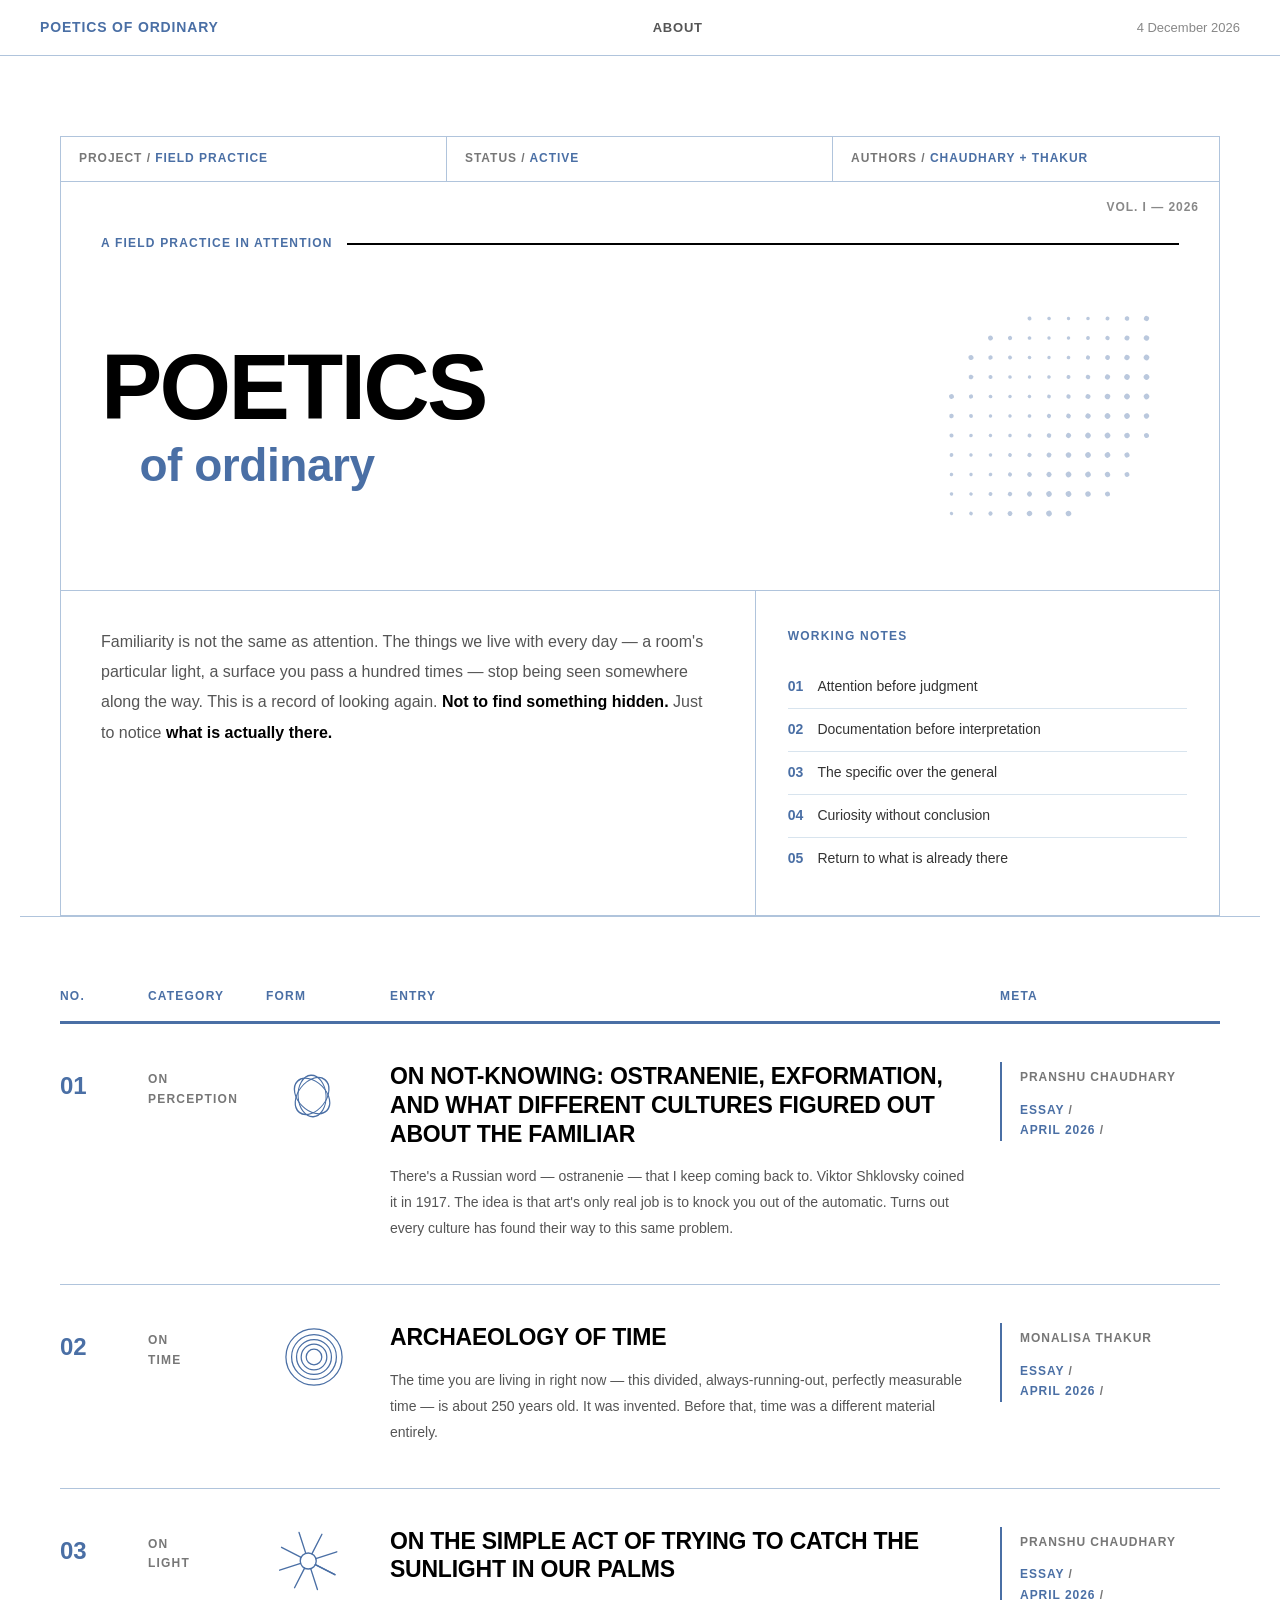
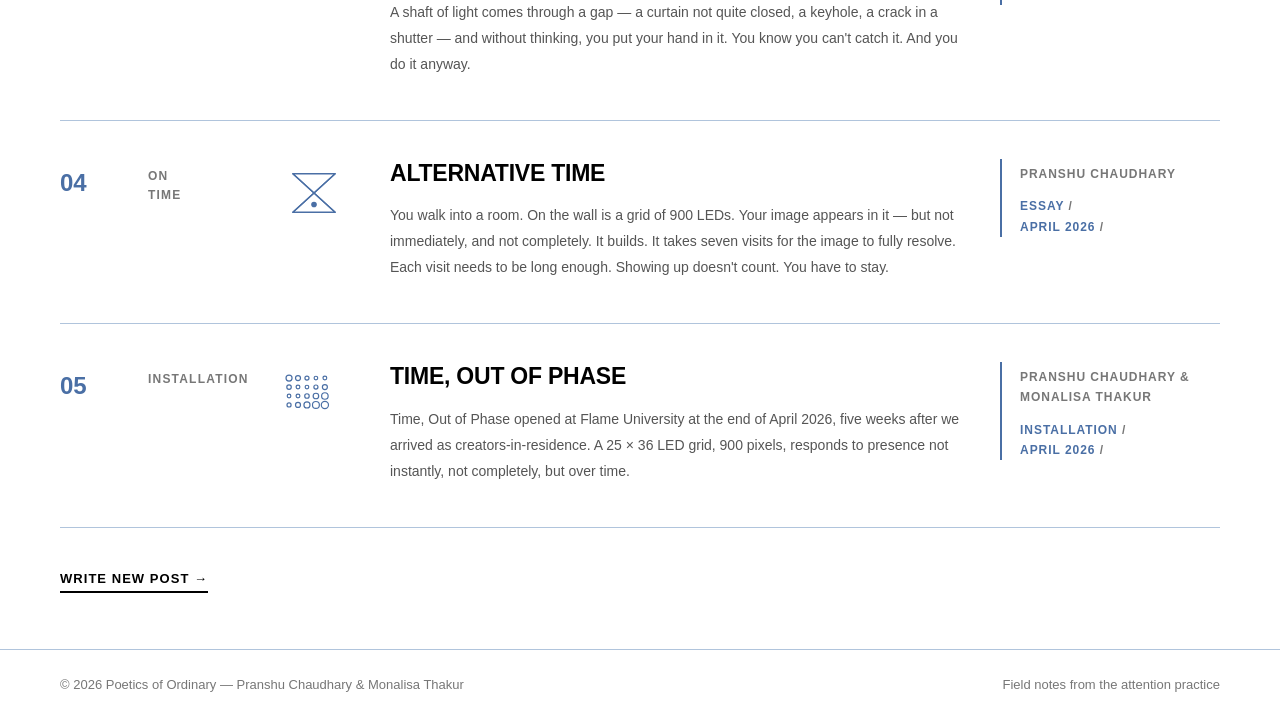
<file: index.html>
<!DOCTYPE html>
<html lang="en">
<head>
  <meta charset="UTF-8">
  <meta name="viewport" content="width=device-width, initial-scale=1.0">
  <title>Poetics of Ordinary — Field Notes on Perception, Time, and the Overlooked</title>
  <meta name="description" content="Poetics of Ordinary is a field practice in attention by Pranshu Kumar Chaudhary and Monalisa Thakur — essays, installations, and field notes on perception, representations of time, and the overlooked.">
  <meta name="author" content="Pranshu Kumar Chaudhary, Monalisa Thakur">
  <meta name="keywords" content="critical design, discursive design, representations of time, design research, perception, attention, poetics of ordinary, Pranshu Kumar Chaudhary, Monalisa Thakur">
  <link rel="canonical" href="https://poeticsofordinary.com/">
  <meta property="og:type" content="website">
  <meta property="og:site_name" content="Poetics of Ordinary">
  <meta property="og:title" content="Poetics of Ordinary — Field Notes on Perception, Time, and the Overlooked">
  <meta property="og:description" content="A field practice in attention by Pranshu Kumar Chaudhary and Monalisa Thakur — essays, installations, and field notes on perception, representations of time, and the overlooked.">
  <meta property="og:url" content="https://poeticsofordinary.com/">
  <meta name="twitter:card" content="summary_large_image">
  <meta name="twitter:title" content="Poetics of Ordinary">
  <meta name="twitter:description" content="A field practice in attention — essays, installations, and field notes on perception, representations of time, and the overlooked.">
  <script type="application/ld+json">
  {
    "@context": "https://schema.org",
    "@graph": [
      {
        "@type": "WebSite",
        "@id": "https://poeticsofordinary.com/#website",
        "name": "Poetics of Ordinary",
        "url": "https://poeticsofordinary.com",
        "description": "A field practice in attention — essays, installations, and field notes on perception, representations of time, and the overlooked.",
        "inLanguage": "en",
        "publisher": {"@id": "https://poeticsofordinary.com/#org"}
      },
      {
        "@type": "Organization",
        "@id": "https://poeticsofordinary.com/#org",
        "name": "Poetics of Ordinary",
        "url": "https://poeticsofordinary.com",
        "founder": [
          {"@id": "https://poeticsofordinary.com/#pranshu"},
          {"@id": "https://poeticsofordinary.com/#monalisa"}
        ]
      },
      {
        "@type": "Person",
        "@id": "https://poeticsofordinary.com/#pranshu",
        "name": "Pranshu Kumar Chaudhary",
        "url": "https://wittywit.com",
        "email": ["pranshu@poetics.studio", "pranshu_c@alumni.nid.edu", "kumarpranshu.work@gmail.com", "pkch101@gmail.com"],
        "jobTitle": "Designer and Researcher",
        "description": "Pranshu Kumar Chaudhary is a designer and researcher working in critical and discursive design, with a sustained focus on representations of time, material culture, and the poetics of everyday perception.",
        "knowsAbout": ["Critical Design", "Discursive Design", "Design Research", "Representations of Time", "Interaction Design", "Philosophy of Time", "Phenomenology", "Material Culture", "Installation Art"],
        "sameAs": [
          "https://www.linkedin.com/in/pranshu101/",
          "https://wittywit.com",
          "https://poeticsofordinary.com/about.html"
        ]
      },
      {
        "@type": "Person",
        "@id": "https://poeticsofordinary.com/#monalisa",
        "name": "Monalisa Thakur",
        "url": "https://monalisathakur.com",
        "email": ["monalisa@poetics.studio", "mona.work282@gmail.com"],
        "jobTitle": "Designer and Researcher",
        "description": "Monalisa Thakur is a designer and researcher working in critical and discursive design, with a sustained focus on representations of time, cultural anthropology, and practices of attention.",
        "knowsAbout": ["Critical Design", "Discursive Design", "Design Research", "Representations of Time", "Cultural Anthropology", "Philosophy of Time", "Attention Studies", "Phenomenology"],
        "sameAs": [
          "https://www.linkedin.com/in/monalisa-thakur-71620056/",
          "https://monalisathakur.com",
          "https://poeticsofordinary.com/about.html"
        ]
      }
    ]
  }
  </script>
  <link rel="stylesheet" href="styles.css">
  <style>

    /* ═══════════════════════════════════════════
       HERO
    ═══════════════════════════════════════════ */
    .hero {
      max-width: 1240px;
      margin: 0 auto;
      padding: 80px 40px 0;
      border-bottom: var(--rule);
    }

    .hero-meta-bar {
      display: grid;
      grid-template-columns: 1fr 1fr 1fr;
      border: var(--rule);
      border-bottom: none;
    }

    .hero-meta-cell {
      padding: 12px 18px;
      font-family: var(--sans);
      font-size: 12px;
      letter-spacing: 0.08em;
      text-transform: uppercase;
      color: var(--ink-faint);
      border-right: var(--rule);
      font-weight: 700;
    }

    .hero-meta-cell:last-child {
      border-right: none;
    }

    .hero-meta-cell span {
      color: var(--orange);
    }

    .hero-title-block {
      border: var(--rule);
      padding: 52px 40px 44px;
      position: relative;
    }

    .hero-title-layout {
      display: grid;
      grid-template-columns: minmax(0, 2fr) minmax(160px, 1fr);
      gap: 36px;
      align-items: center;
    }

    .hero-mark {
      width: min(100%, 260px);
      aspect-ratio: 1;
      justify-self: end;
      align-self: center;
      display: block;
    }

    .hero-label {
      font-family: var(--sans);
      font-size: 12px;
      text-transform: uppercase;
      letter-spacing: 0.1em;
      color: var(--orange);
      margin-bottom: 32px;
      display: flex;
      align-items: center;
      gap: 14px;
      font-weight: 700;
    }

    .hero-label::after {
      content: '';
      flex: 1;
      height: 2px;
      background: var(--fg);
    }

    h1.hero-title {
      font-family: var(--sans);
      font-weight: 700;
      line-height: 0.92;
      margin-bottom: 0;
    }

    .hero-title-main {
      display: block;
      font-size: clamp(48px, 7.4vw, 92px);
      letter-spacing: -0.03em;
      color: var(--fg);
      text-transform: uppercase;
    }

    .hero-title-sub {
      display: block;
      font-size: clamp(24px, 3.8vw, 46px);
      font-style: normal;
      font-weight: 700;
      color: var(--orange);
      margin-left: clamp(20px, 3vw, 56px);
      margin-top: 14px;
      letter-spacing: -0.01em;
    }

    .hero-corner-tag {
      position: absolute;
      top: 16px;
      right: 20px;
      font-family: var(--sans);
      font-size: 12px;
      letter-spacing: 0.08em;
      color: var(--faint);
      text-transform: uppercase;
      font-weight: 700;
    }

    .hero-bottom-grid {
      display: grid;
      grid-template-columns: 3fr 2fr;
      border: var(--rule);
      border-top: none;
    }

    .hero-statement-cell {
      padding: 36px 40px;
      border-right: var(--rule);
    }

    .hero-statement {
      font-family: var(--sans);
      font-size: 16px;
      font-weight: 400;
      line-height: 1.9;
      color: var(--mid);
    }

    .hero-statement em {
      font-style: normal;
      font-weight: 700;
      color: var(--fg);
    }

    .hero-axioms-cell {
      padding: 36px 32px;
    }

    .hero-axioms-label {
      font-family: var(--sans);
      font-size: 12px;
      text-transform: uppercase;
      letter-spacing: 0.1em;
      color: var(--orange);
      margin-bottom: 20px;
      font-weight: 700;
    }

    .hero-axiom {
      display: flex;
      gap: 14px;
      font-family: var(--sans);
      font-size: 14px;
      line-height: 1.7;
      color: var(--ink-mid);
      padding: 9px 0;
      border-bottom: var(--rule-light);
      font-weight: 400;
    }

    .hero-axiom:last-child {
      border-bottom: none;
    }

    .hero-axiom-num {
      color: var(--orange);
      flex-shrink: 0;
      font-weight: 700;
    }

    /* ═══════════════════════════════════════════
       POSTS MANIFEST
    ═══════════════════════════════════════════ */
    .manifest-section {
      max-width: 1240px;
      margin: 0 auto;
      padding: 0 40px;
    }

    .manifest-header {
      display: grid;
      grid-template-columns: 60px 90px 96px 1fr 220px;
      padding: 14px 0;
      border-bottom: 3px solid var(--orange);
      margin-top: 56px;
      gap: 28px;
    }

    .manifest-col-label {
      font-family: var(--sans);
      font-size: 12px;
      text-transform: uppercase;
      letter-spacing: 0.1em;
      color: var(--orange);
      font-weight: 700;
    }

    a.post-row {
      display: grid;
      grid-template-columns: 60px 90px 96px 1fr 220px;
      gap: 28px;
      padding: 38px 0 42px;
      border-bottom: var(--rule);
      text-decoration: none;
      color: inherit;
      align-items: start;
      transition: background 0.15s, color 0.15s;
    }

    a.post-row:hover {
      background: var(--grid);
      padding-left: 20px;
      padding-right: 20px;
      margin: 0 -20px;
    }

    .post-row-num {
      font-family: var(--sans);
      font-size: 24px;
      color: var(--orange);
      font-weight: 700;
      padding-top: 4px;
    }

    .post-row-category {
      font-family: var(--sans);
      font-size: 12px;
      text-transform: uppercase;
      letter-spacing: 0.1em;
      color: var(--ink-faint);
      padding-top: 8px;
      line-height: 1.65;
      font-weight: 700;
    }

    .post-row-mark {
      width: 96px;
      height: 64px;
      padding-top: 2px;
    }

    .post-geometry {
      width: 96px;
      height: 64px;
      display: block;
    }

    .post-row-title {
      font-family: var(--sans);
      font-size: clamp(17px, 2vw, 23px);
      font-weight: 700;
      line-height: 1.25;
      letter-spacing: -0.01em;
      text-transform: uppercase;
      color: var(--fg);
      margin-bottom: 16px;
      transition: color 0.15s;
    }

    a.post-row:hover .post-row-title {
      color: var(--orange);
    }

    .post-row-excerpt {
      font-family: var(--sans);
      font-size: 14px;
      font-weight: 400;
      line-height: 1.85;
      color: var(--mid);
    }

    .post-row-meta {
      padding-top: 6px;
      border-left: 2px solid var(--orange);
      padding-left: 18px;
    }

    .post-row-author {
      font-family: var(--sans);
      font-size: 12px;
      text-transform: uppercase;
      letter-spacing: 0.08em;
      color: var(--ink-faint);
      margin-bottom: 12px;
      font-weight: 700;
    }

    .post-row-detail {
      display: block;
      font-family: var(--sans);
      font-size: 12px;
      text-transform: uppercase;
      letter-spacing: 0.08em;
      line-height: 1.7;
      color: var(--orange);
      font-weight: 700;
    }

    .post-row-detail::after {
      content: ' /';
      color: var(--ink-faint);
    }

    .manifest-write-link {
      display: inline-block;
      margin-top: 40px;
      margin-bottom: 56px;
      font-family: var(--sans);
      font-size: 13px;
      font-weight: 700;
      text-transform: uppercase;
      letter-spacing: 0.08em;
      color: var(--fg);
      text-decoration: none;
      border-bottom: 2px solid var(--fg);
      padding-bottom: 2px;
      transition: color 0.15s, border-color 0.15s;
    }

    .manifest-write-link:hover {
      color: var(--orange);
      border-color: var(--orange);
    }

    /* ═══════════════════════════════════════════
       RESPONSIVE — INDEX SPECIFIC
    ═══════════════════════════════════════════ */
    @media (max-width: 900px) {
      .hero {
        padding: 72px 20px 0;
      }

      .hero-meta-bar {
        grid-template-columns: 1fr;
      }

      .hero-meta-cell {
        border-right: none;
        border-bottom: var(--rule);
      }

      .hero-meta-cell:last-child {
        border-bottom: none;
      }

      .hero-title-block {
        padding: 36px 20px 32px;
      }

      .hero-title-layout {
        grid-template-columns: 1fr;
        gap: 28px;
      }

      .hero-mark {
        width: 128px;
        justify-self: start;
      }

      .hero-bottom-grid {
        grid-template-columns: 1fr;
      }

      .hero-statement-cell {
        border-right: none;
        border-bottom: var(--rule);
        padding: 28px 20px;
      }

      .hero-axioms-cell {
        padding: 28px 20px;
      }

      .manifest-section {
        padding: 0 20px;
      }

      .manifest-header {
        display: none;
      }

      a.post-row {
        grid-template-columns: 44px 1fr;
        grid-template-rows: auto auto auto auto;
        gap: 0 18px;
      }

      a.post-row:hover {
        padding-left: 0;
        padding-right: 0;
        margin: 0;
      }

      .post-row-num {
        grid-row: 1;
        font-size: 20px;
      }

      .post-row-category {
        grid-column: 2;
        grid-row: 1;
      }

      .post-row-content {
        grid-column: 1 / -1;
        margin-top: 14px;
      }

      .post-row-mark {
        grid-column: 1 / -1;
        width: 100%;
        height: 42px;
        margin-top: 16px;
      }

      .post-geometry {
        width: min(160px, 100%);
        height: 42px;
      }

      .post-row-meta {
        grid-column: 1 / -1;
        margin-top: 14px;
        border-left: none;
        border-top: 2px solid var(--orange);
        padding-left: 0;
        padding-top: 14px;
      }
    }
  </style>

<!-- Google tag (gtag.js) -->
<script async src="https://www.googletagmanager.com/gtag/js?id=G-73CMMJESGL"></script>
<script>
  window.dataLayer = window.dataLayer || [];
  function gtag(){dataLayer.push(arguments);}
  gtag('js', new Date());

  gtag('config', 'G-73CMMJESGL');
</script>

  
</head>
<body class="page-body">

  <!-- ═══ NAV ═══ -->
  <nav>
    <a class="nav-brand" href="index.html">Poetics of Ordinary</a>
    <ul class="nav-links">
      <li><a href="about.html">About</a></li>
    </ul>
    <span class="nav-date" id="nav-date"></span>
  </nav>

  <!-- ═══ HERO ═══ -->
  <section class="hero reveal">

    <div class="hero-meta-bar">
      <div class="hero-meta-cell">Project / <span>Field Practice</span></div>
      <div class="hero-meta-cell">Status / <span>Active</span></div>
      <div class="hero-meta-cell">Authors / <span>Chaudhary + Thakur</span></div>
    </div>

    <div class="hero-title-block">
      <div class="hero-label">A field practice in attention</div>
      <div class="hero-title-layout">
        <h1 class="hero-title">
          <span class="hero-title-main">POETICS</span>
          <span class="hero-title-sub">of ordinary</span>
        </h1>
        <canvas class="hero-mark" id="hero-mark" width="180" height="180" aria-hidden="true"></canvas>
      </div>
      <span class="hero-corner-tag">Vol. I — 2026</span>
    </div>

    <div class="hero-bottom-grid">
      <div class="hero-statement-cell">
        <p class="hero-statement">
          Familiarity is not the same as attention. The things we live with
          every day — a room's particular light, a surface you pass a hundred
          times — stop being seen somewhere along the way. This is a record of
          looking again. <em>Not to find something hidden.</em> Just to notice
          <em>what is actually there.</em>
        </p>
      </div>
      <div class="hero-axioms-cell">
        <div class="hero-axioms-label">Working notes</div>
        <div class="hero-axiom"><span class="hero-axiom-num">01</span><span>Attention before judgment</span></div>
        <div class="hero-axiom"><span class="hero-axiom-num">02</span><span>Documentation before interpretation</span></div>
        <div class="hero-axiom"><span class="hero-axiom-num">03</span><span>The specific over the general</span></div>
        <div class="hero-axiom"><span class="hero-axiom-num">04</span><span>Curiosity without conclusion</span></div>
        <div class="hero-axiom"><span class="hero-axiom-num">05</span><span>Return to what is already there</span></div>
      </div>
    </div>

  </section>

  <!-- ═══ POSTS MANIFEST ═══ -->
  <section id="posts">
    <div class="manifest-section">

      <div class="manifest-header">
        <div class="manifest-col-label">No.</div>
        <div class="manifest-col-label">Category</div>
        <div class="manifest-col-label">Form</div>
        <div class="manifest-col-label">Entry</div>
        <div class="manifest-col-label">Meta</div>
      </div>

      <!-- POSTS:START -->

      <a class="post-row reveal" href="post-ostranenie.html">
        <div class="post-row-num">01</div>
        <div class="post-row-category">On<br>Perception</div>
        <div class="post-row-mark" aria-hidden="true">
          <canvas class="post-geometry" width="96" height="64" data-geometry="orbit"></canvas>
        </div>
        <div class="post-row-content">
          <h2 class="post-row-title">On Not-Knowing: Ostranenie, Exformation, and what different cultures figured out about the familiar</h2>
          <p class="post-row-excerpt">There's a Russian word — ostranenie — that I keep coming back to. Viktor Shklovsky coined it in 1917. The idea is that art's only real job is to knock you out of the automatic. Turns out every culture has found their way to this same problem.</p>
        </div>
        <div class="post-row-meta">
          <div class="post-row-author">Pranshu Chaudhary</div>
          <span class="post-row-detail">Essay</span>
          <span class="post-row-detail">April 2026</span>
        </div>
      </a>

      <a class="post-row reveal" href="post-time.html">
        <div class="post-row-num">02</div>
        <div class="post-row-category">On<br>Time</div>
        <div class="post-row-mark" aria-hidden="true">
          <canvas class="post-geometry" width="96" height="64" data-geometry="rings"></canvas>
        </div>
        <div class="post-row-content">
          <h2 class="post-row-title">Archaeology of Time</h2>
          <p class="post-row-excerpt">The time you are living in right now — this divided, always-running-out, perfectly measurable time — is about 250 years old. It was invented. Before that, time was a different material entirely.</p>
        </div>
        <div class="post-row-meta">
          <div class="post-row-author">Monalisa Thakur</div>
          <span class="post-row-detail">Essay</span>
          <span class="post-row-detail">April 2026</span>
        </div>
      </a>

      <a class="post-row reveal" href="post-sunlight.html">
        <div class="post-row-num">03</div>
        <div class="post-row-category">On<br>Light</div>
        <div class="post-row-mark" aria-hidden="true">
          <canvas class="post-geometry" width="96" height="64" data-geometry="ray"></canvas>
        </div>
        <div class="post-row-content">
          <h2 class="post-row-title">On the Simple Act of Trying to Catch the Sunlight in Our Palms</h2>
          <p class="post-row-excerpt">A shaft of light comes through a gap — a curtain not quite closed, a keyhole, a crack in a shutter — and without thinking, you put your hand in it. You know you can't catch it. And you do it anyway.</p>
        </div>
        <div class="post-row-meta">
          <div class="post-row-author">Pranshu Chaudhary</div>
          <span class="post-row-detail">Essay</span>
          <span class="post-row-detail">April 2026</span>
        </div>
      </a>

      <a class="post-row reveal" href="post-alternative-time.html">
        <div class="post-row-num">04</div>
        <div class="post-row-category">On<br>Time</div>
        <div class="post-row-mark" aria-hidden="true">
          <canvas class="post-geometry" width="96" height="64" data-geometry="hourglass"></canvas>
        </div>
        <div class="post-row-content">
          <h2 class="post-row-title">Alternative Time</h2>
          <p class="post-row-excerpt">You walk into a room. On the wall is a grid of 900 LEDs. Your image appears in it — but not immediately, and not completely. It builds. It takes seven visits for the image to fully resolve. Each visit needs to be long enough. Showing up doesn't count. You have to stay.</p>
        </div>
        <div class="post-row-meta">
          <div class="post-row-author">Pranshu Chaudhary</div>
          <span class="post-row-detail">Essay</span>
          <span class="post-row-detail">April 2026</span>
        </div>
      </a>

      <a class="post-row reveal" href="post-flame.html">
        <div class="post-row-num">05</div>
        <div class="post-row-category">Installation</div>
        <div class="post-row-mark" aria-hidden="true">
          <canvas class="post-geometry" width="96" height="64" data-geometry="grid"></canvas>
        </div>
        <div class="post-row-content">
          <h2 class="post-row-title">Time, Out of Phase</h2>
          <p class="post-row-excerpt">Time, Out of Phase opened at Flame University at the end of April 2026, five weeks after we arrived as creators-in-residence. A 25 × 36 LED grid, 900 pixels, responds to presence not instantly, not completely, but over time.</p>
        </div>
        <div class="post-row-meta">
          <div class="post-row-author">Pranshu Chaudhary &amp; Monalisa Thakur</div>
          <span class="post-row-detail">Installation</span>
          <span class="post-row-detail">April 2026</span>
        </div>
      </a>

      <!-- POSTS:END -->

      <a class="manifest-write-link" href="write-post.html">Write new post →</a>

    </div>
  </section>

  <!-- ═══ FOOTER ═══ -->
  <footer>
    <div class="footer-inner">
      <span class="footer-left">© 2026 Poetics of Ordinary — Pranshu Chaudhary & Monalisa Thakur</span>
      <span class="footer-right">Field notes from the attention practice</span>
    </div>
  </footer>

  <script>
    /* ─── LIVE DATE ─────────────────────────────── */
    (function () {
      var el = document.getElementById('nav-date');
      if (!el) return;
      var now = new Date();
      var opts = { year: 'numeric', month: 'long', day: 'numeric' };
      el.textContent = now.toLocaleDateString('en-GB', opts);
    })();

    /* ─── ACTIVE NAV LINK ───────────────────────── */
    (function () {
      var page = location.pathname.split('/').pop() || 'index.html';
      document.querySelectorAll('.nav-links a').forEach(function (a) {
        if (a.getAttribute('href') === page) a.classList.add('active');
      });
    })();

    /* ─── SCROLL REVEAL ─────────────────────────── */
    (function () {
      var items = document.querySelectorAll('.reveal');
      var io = new IntersectionObserver(function (entries) {
        entries.forEach(function (e) {
          if (e.isIntersecting) {
            e.target.classList.add('visible');
            io.unobserve(e.target);
          }
        });
      }, { threshold: 0.08 });
      items.forEach(function (el) { io.observe(el); });
    })();

    /* ─── HERO ON LOAD ──────────────────────────── */
    (function () {
      document.addEventListener('DOMContentLoaded', function () {
        var heroEls = document.querySelectorAll('.hero.reveal');
        heroEls.forEach(function (el) { el.classList.add('visible'); });
      });
    })();

    /* ─── CANVAS GEOMETRIES ─────────────────────── */
    (function () {
      var reduceMotion = window.matchMedia && window.matchMedia('(prefers-reduced-motion: reduce)').matches;
      var blue = '#4A6FA5';
      var t = 0;
      var heroPointer = { x: 0.5, y: 0.5, active: false };
      var canvases = Array.prototype.slice.call(document.querySelectorAll('.post-geometry'));
      var hero = document.getElementById('hero-mark');
      if (hero) canvases.push(hero);

      function fit(canvas) {
        var dpr = Math.min(window.devicePixelRatio || 1, 2);
        var rect = canvas.getBoundingClientRect();
        canvas.width = Math.max(1, Math.floor(rect.width * dpr));
        canvas.height = Math.max(1, Math.floor(rect.height * dpr));
        return dpr;
      }

      function setupCanvas(canvas) {
        var dpr = fit(canvas);
        var ctx = canvas.getContext('2d');
        ctx.setTransform(dpr, 0, 0, dpr, 0, 0);
        return ctx;
      }

      function stroke(ctx, alpha, width) {
        ctx.strokeStyle = blue;
        ctx.globalAlpha = alpha == null ? 1 : alpha;
        ctx.lineWidth = width || 1.4;
        ctx.lineCap = 'round';
        ctx.lineJoin = 'round';
      }

      function polygon(ctx, points) {
        ctx.beginPath();
        points.forEach(function (p, i) {
          if (i === 0) ctx.moveTo(p[0], p[1]);
          else ctx.lineTo(p[0], p[1]);
        });
        ctx.closePath();
        ctx.stroke();
      }

      function drawOrbit(ctx, w, h, phase) {
        stroke(ctx, 1, 1.3);
        for (var i = 0; i < 3; i++) {
          ctx.save();
          ctx.translate(w * 0.48, h * 0.5);
          ctx.rotate(phase * 0.01 + i * 0.72);
          ctx.scale(1.16, 0.78);
          ctx.beginPath();
          ctx.arc(0, 0, Math.min(w, h) * 0.28, 0, Math.PI * 2);
          ctx.stroke();
          ctx.restore();
        }
      }

      function drawRings(ctx, w, h, phase) {
        stroke(ctx, 1, 1.25);
        var cx = w * 0.5;
        var cy = h * 0.5;
        for (var i = 0; i < 5; i++) {
          ctx.beginPath();
          ctx.arc(cx, cy, 7 + i * 5.4 + Math.sin(phase * 0.02 + i) * 0.8, 0, Math.PI * 2);
          ctx.stroke();
        }
      }

      function drawRay(ctx, w, h, phase) {
        stroke(ctx, 1, 1.35);
        var cx = w * 0.44;
        var cy = h * 0.5;
        for (var i = 0; i < 9; i++) {
          var a = i * Math.PI / 4 + phase * 0.006;
          var r1 = 8;
          var r2 = 30;
          ctx.beginPath();
          ctx.moveTo(cx + Math.cos(a) * r1, cy + Math.sin(a) * r1);
          ctx.lineTo(cx + Math.cos(a) * r2, cy + Math.sin(a) * r2);
          ctx.stroke();
        }
        ctx.beginPath();
        ctx.arc(cx, cy, 8, 0, Math.PI * 2);
        ctx.stroke();
      }

      function drawHourglass(ctx, w, h, phase) {
        stroke(ctx, 1, 1.4);
        var x1 = w * 0.28, x2 = w * 0.72, y1 = h * 0.2, y2 = h * 0.8;
        polygon(ctx, [[x1, y1], [x2, y1], [x1, y2], [x2, y2]]);
        ctx.beginPath();
        ctx.moveTo(x1, y1);
        ctx.lineTo(x2, y2);
        ctx.moveTo(x2, y1);
        ctx.lineTo(x1, y2);
        ctx.stroke();
        ctx.beginPath();
        var py = h * (0.32 + (Math.sin(phase * 0.02) + 1) * 0.18);
        ctx.arc(w * 0.5, py, 2.8, 0, Math.PI * 2);
        ctx.fillStyle = blue;
        ctx.fill();
      }

      function drawGrid(ctx, w, h, phase) {
        stroke(ctx, 1, 1.2);
        var cols = 5, rows = 4;
        var sx = w * 0.24, sy = h * 0.22, gap = Math.min(w, h) * 0.14;
        for (var y = 0; y < rows; y++) {
          for (var x = 0; x < cols; x++) {
            ctx.beginPath();
            var pulse = Math.sin(phase * 0.035 + x * 0.6 + y * 0.9);
            ctx.arc(sx + x * gap, sy + y * gap, 2.7 + pulse * 0.9, 0, Math.PI * 2);
            ctx.stroke();
          }
        }
      }

      function drawHero(ctx, w, h, phase) {
        var cols = 11;
        var rows = 11;
        var gap = Math.min(w, h) * 0.075;
        var sx = w * 0.5 - gap * (cols - 1) / 2;
        var sy = h * 0.5 - gap * (rows - 1) / 2;
        ctx.fillStyle = blue;
        ctx.strokeStyle = blue;
        for (var y = 0; y < rows; y++) {
          for (var x = 0; x < cols; x++) {
            var px = sx + x * gap;
            var py = sy + y * gap;
            var nx = x - (cols - 1) / 2;
            var ny = y - (rows - 1) / 2;
            var mask = Math.sqrt(nx * nx + ny * ny) < 5.25 || (x > 6 && y < 4) || (x < 4 && y > 6);
            if (!mask) continue;
            var wave = Math.sin(phase * 0.018 + x * 0.55 + y * 0.35);
            var size = 1.7 + (wave + 1) * 0.55;
            var dx = px - heroPointer.x * w;
            var dy = py - heroPointer.y * h;
            var dist = Math.sqrt(dx * dx + dy * dy);
            var local = heroPointer.active ? Math.max(0, 1 - dist / (gap * 2.8)) : 0;
            var morph = local * 2;
            ctx.globalAlpha = 0.38 + local * 0.62;
            ctx.save();
            ctx.translate(px, py);
            ctx.rotate(phase * 0.01 + (x + y) * 0.12);
            if (morph > 1.1) {
              var tri = size * (2.8 + local);
              ctx.beginPath();
              ctx.moveTo(0, -tri);
              ctx.lineTo(tri * 0.9, tri * 0.78);
              ctx.lineTo(-tri * 0.9, tri * 0.78);
              ctx.closePath();
              ctx.stroke();
            } else if (morph > 0.35) {
              var sq = size * (2.4 + local);
              ctx.strokeRect(-sq, -sq, sq * 2, sq * 2);
            } else {
              ctx.beginPath();
              ctx.arc(0, 0, size, 0, Math.PI * 2);
              ctx.fill();
            }
            ctx.restore();
          }
        }
        ctx.globalAlpha = 1;
      }

      function drawCanvas(canvas, phase) {
        var ctx = setupCanvas(canvas);
        var rect = canvas.getBoundingClientRect();
        var w = rect.width;
        var h = rect.height;
        ctx.clearRect(0, 0, w, h);
        var geometry = canvas.getAttribute('data-geometry') || 'hero';
        if (geometry === 'orbit') drawOrbit(ctx, w, h, phase);
        else if (geometry === 'rings') drawRings(ctx, w, h, phase);
        else if (geometry === 'ray') drawRay(ctx, w, h, phase);
        else if (geometry === 'hourglass') drawHourglass(ctx, w, h, phase);
        else if (geometry === 'grid') drawGrid(ctx, w, h, phase);
        else drawHero(ctx, w, h, phase);
        ctx.globalAlpha = 1;
      }

      function draw() {
        canvases.forEach(function (canvas) { drawCanvas(canvas, t); });
        t += 1;
        if (!reduceMotion) requestAnimationFrame(draw);
      }

      if (hero) {
        hero.addEventListener('pointermove', function (event) {
          var rect = hero.getBoundingClientRect();
          heroPointer.x = (event.clientX - rect.left) / rect.width;
          heroPointer.y = (event.clientY - rect.top) / rect.height;
          heroPointer.active = true;
        });
        hero.addEventListener('pointerleave', function () {
          heroPointer.active = false;
        });
      }

      window.addEventListener('resize', function () { canvases.forEach(function (canvas) { drawCanvas(canvas, t); }); });
      draw();
    })();
  </script>
</body>
</html>
</file>
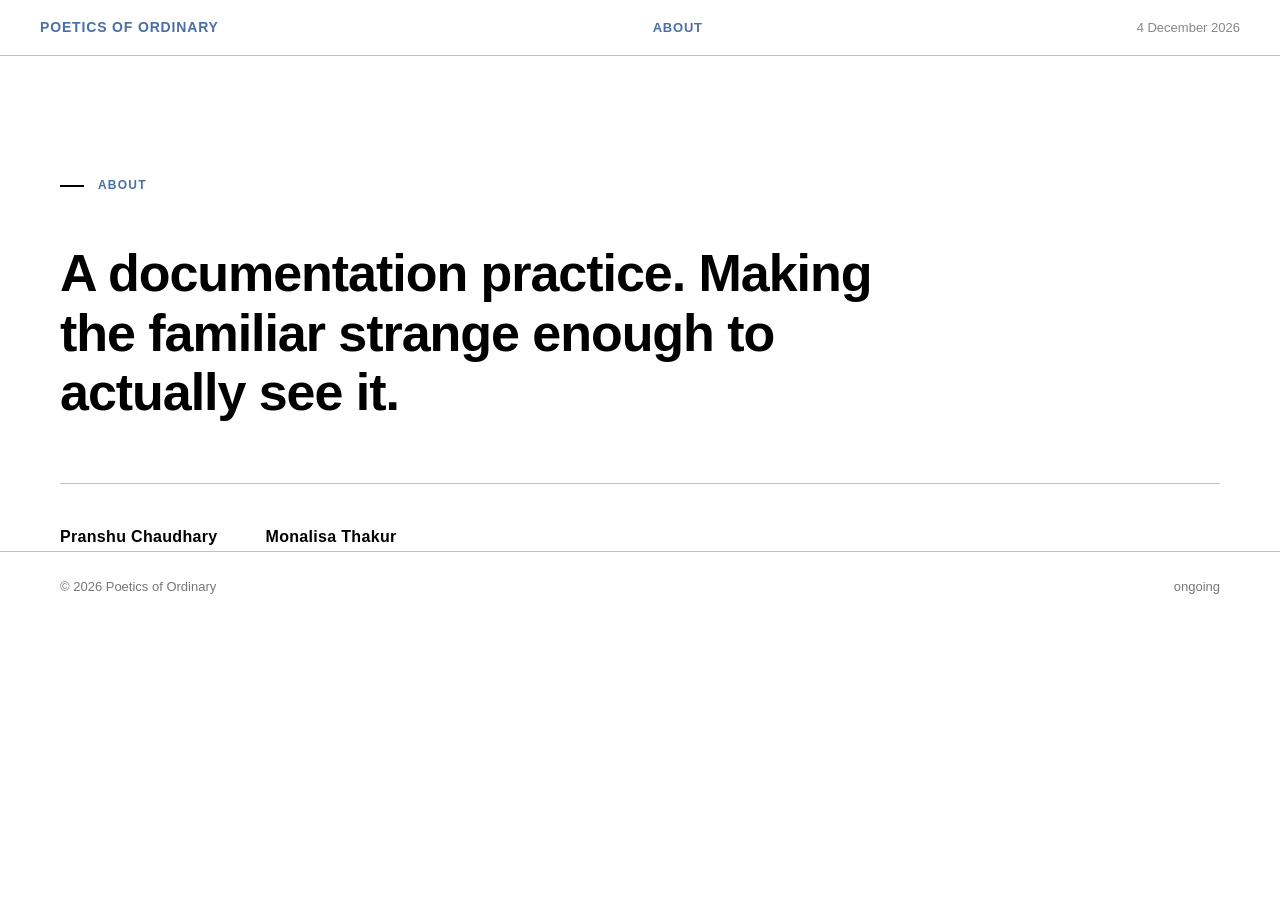
<file: about.html>
<!DOCTYPE html>
<html lang="en">
<head>
  <meta charset="UTF-8">
  <meta name="viewport" content="width=device-width, initial-scale=1.0">
  <title>About — Poetics of Ordinary</title>
  <meta name="description" content="Pranshu Kumar Chaudhary and Monalisa Thakur are designers and researchers working in critical and discursive design, with a focus on representations of time, perception, and the practice of attention.">
  <meta name="author" content="Pranshu Kumar Chaudhary, Monalisa Thakur">
  <meta name="keywords" content="Pranshu Kumar Chaudhary, Monalisa Thakur, critical design, discursive design, representations of time, design research, poetics of ordinary">
  <link rel="canonical" href="https://poeticsofordinary.com/about.html">
  <meta property="og:type" content="profile">
  <meta property="og:site_name" content="Poetics of Ordinary">
  <meta property="og:title" content="About — Poetics of Ordinary">
  <meta property="og:description" content="Pranshu Kumar Chaudhary and Monalisa Thakur are designers and researchers working in critical and discursive design, focusing on representations of time and the practice of attention.">
  <meta property="og:url" content="https://poeticsofordinary.com/about.html">
  <meta name="twitter:card" content="summary">
  <meta name="twitter:title" content="About — Poetics of Ordinary">
  <meta name="twitter:description" content="Pranshu Kumar Chaudhary and Monalisa Thakur — designers and researchers in critical and discursive design.">
  <script type="application/ld+json">
  {
    "@context": "https://schema.org",
    "@graph": [
      {
        "@type": "AboutPage",
        "@id": "https://poeticsofordinary.com/about.html",
        "url": "https://poeticsofordinary.com/about.html",
        "name": "About — Poetics of Ordinary",
        "isPartOf": {"@id": "https://poeticsofordinary.com/#website"},
        "description": "About the designers and researchers behind Poetics of Ordinary."
      },
      {
        "@type": "Person",
        "@id": "https://poeticsofordinary.com/#pranshu",
        "name": "Pranshu Kumar Chaudhary",
        "url": "https://wittywit.com",
        "email": ["pranshu@poetics.studio", "pranshu_c@alumni.nid.edu", "kumarpranshu.work@gmail.com", "pkch101@gmail.com"],
        "jobTitle": "Designer and Researcher",
        "description": "Pranshu Kumar Chaudhary is a designer and researcher working in critical and discursive design, with a sustained focus on representations of time, material culture, and the poetics of everyday perception.",
        "knowsAbout": ["Critical Design", "Discursive Design", "Design Research", "Representations of Time", "Interaction Design", "Philosophy of Time", "Phenomenology", "Material Culture", "Installation Art"],
        "worksFor": {"@type": "Organization", "name": "Poetics of Ordinary", "url": "https://poeticsofordinary.com"},
        "sameAs": [
          "https://www.linkedin.com/in/pranshu101/",
          "https://wittywit.com",
          "https://poeticsofordinary.com/about.html"
        ]
      },
      {
        "@type": "Person",
        "@id": "https://poeticsofordinary.com/#monalisa",
        "name": "Monalisa Thakur",
        "url": "https://monalisathakur.com",
        "email": ["monalisa@poetics.studio", "mona.work282@gmail.com"],
        "jobTitle": "Designer and Researcher",
        "description": "Monalisa Thakur is a designer and researcher working in critical and discursive design, with a sustained focus on representations of time, cultural anthropology, and practices of attention.",
        "knowsAbout": ["Critical Design", "Discursive Design", "Design Research", "Representations of Time", "Cultural Anthropology", "Philosophy of Time", "Attention Studies", "Phenomenology"],
        "worksFor": {"@type": "Organization", "name": "Poetics of Ordinary", "url": "https://poeticsofordinary.com"},
        "sameAs": [
          "https://www.linkedin.com/in/monalisa-thakur-71620056/",
          "https://monalisathakur.com",
          "https://poeticsofordinary.com/about.html"
        ]
      }
    ]
  }
  </script>
  <!-- Google tag (gtag.js) -->
  <script async src="https://www.googletagmanager.com/gtag/js?id=G-73CMMJESGL"></script>
  <script>
    window.dataLayer = window.dataLayer || [];
    function gtag(){dataLayer.push(arguments);}
    gtag('js', new Date());
    gtag('config', 'G-73CMMJESGL');
  </script>
  <link rel="stylesheet" href="styles.css">
  <style>
    .about-wrap {
      max-width: 1240px;
      margin: 0 auto;
      padding: 120px 40px 0;
    }

    .about-label {
      font-family: var(--sans);
      font-size: 12px;
      text-transform: uppercase;
      letter-spacing: 0.1em;
      color: var(--orange);
      margin-bottom: 48px;
      display: flex;
      align-items: center;
      gap: 14px;
      font-weight: 700;
    }

    .about-label::before {
      content: '';
      display: block;
      width: 24px;
      height: 2px;
      background: var(--fg);
      flex-shrink: 0;
    }

    .about-statement {
      font-family: var(--sans);
      font-size: clamp(28px, 4.5vw, 52px);
      font-weight: 700;
      line-height: 1.15;
      letter-spacing: -0.02em;
      color: var(--ink);
      max-width: 820px;
      margin-bottom: 60px;
    }

    .about-names {
      display: flex;
      gap: 48px;
      padding-top: 40px;
      border-top: var(--rule);
    }

    .about-name {
      font-family: var(--sans);
      font-size: 16px;
      font-weight: 700;
      color: var(--fg);
      letter-spacing: 0.02em;
    }

    @media (max-width: 600px) {
      .about-wrap { padding: 80px 20px 0; }
      .about-names { flex-direction: column; gap: 16px; }
    }
  </style>
</head>
<body class="page-body">

  <nav>
    <a class="nav-brand" href="index.html">Poetics of Ordinary</a>
    <ul class="nav-links">
      <li><a href="about.html" class="active">About</a></li>
    </ul>
    <span class="nav-date" id="nav-date"></span>
  </nav>

  <div class="about-wrap">
    <p class="about-label">About</p>
    <h1 class="about-statement">A documentation practice. Making the familiar strange enough to actually see it.</h1>
    <div class="about-names">
      <span class="about-name">Pranshu Chaudhary</span>
      <span class="about-name">Monalisa Thakur</span>
    </div>
  </div>

  <footer>
    <div class="footer-inner">
      <span class="footer-left">© 2026 Poetics of Ordinary</span>
      <span class="footer-right">ongoing</span>
    </div>
  </footer>

  <script>
    (function () {
      var el = document.getElementById('nav-date');
      if (el) el.textContent = new Date().toLocaleDateString('en-GB', { year: 'numeric', month: 'long', day: 'numeric' });
    })();
  </script>
</body>
</html>
</file>
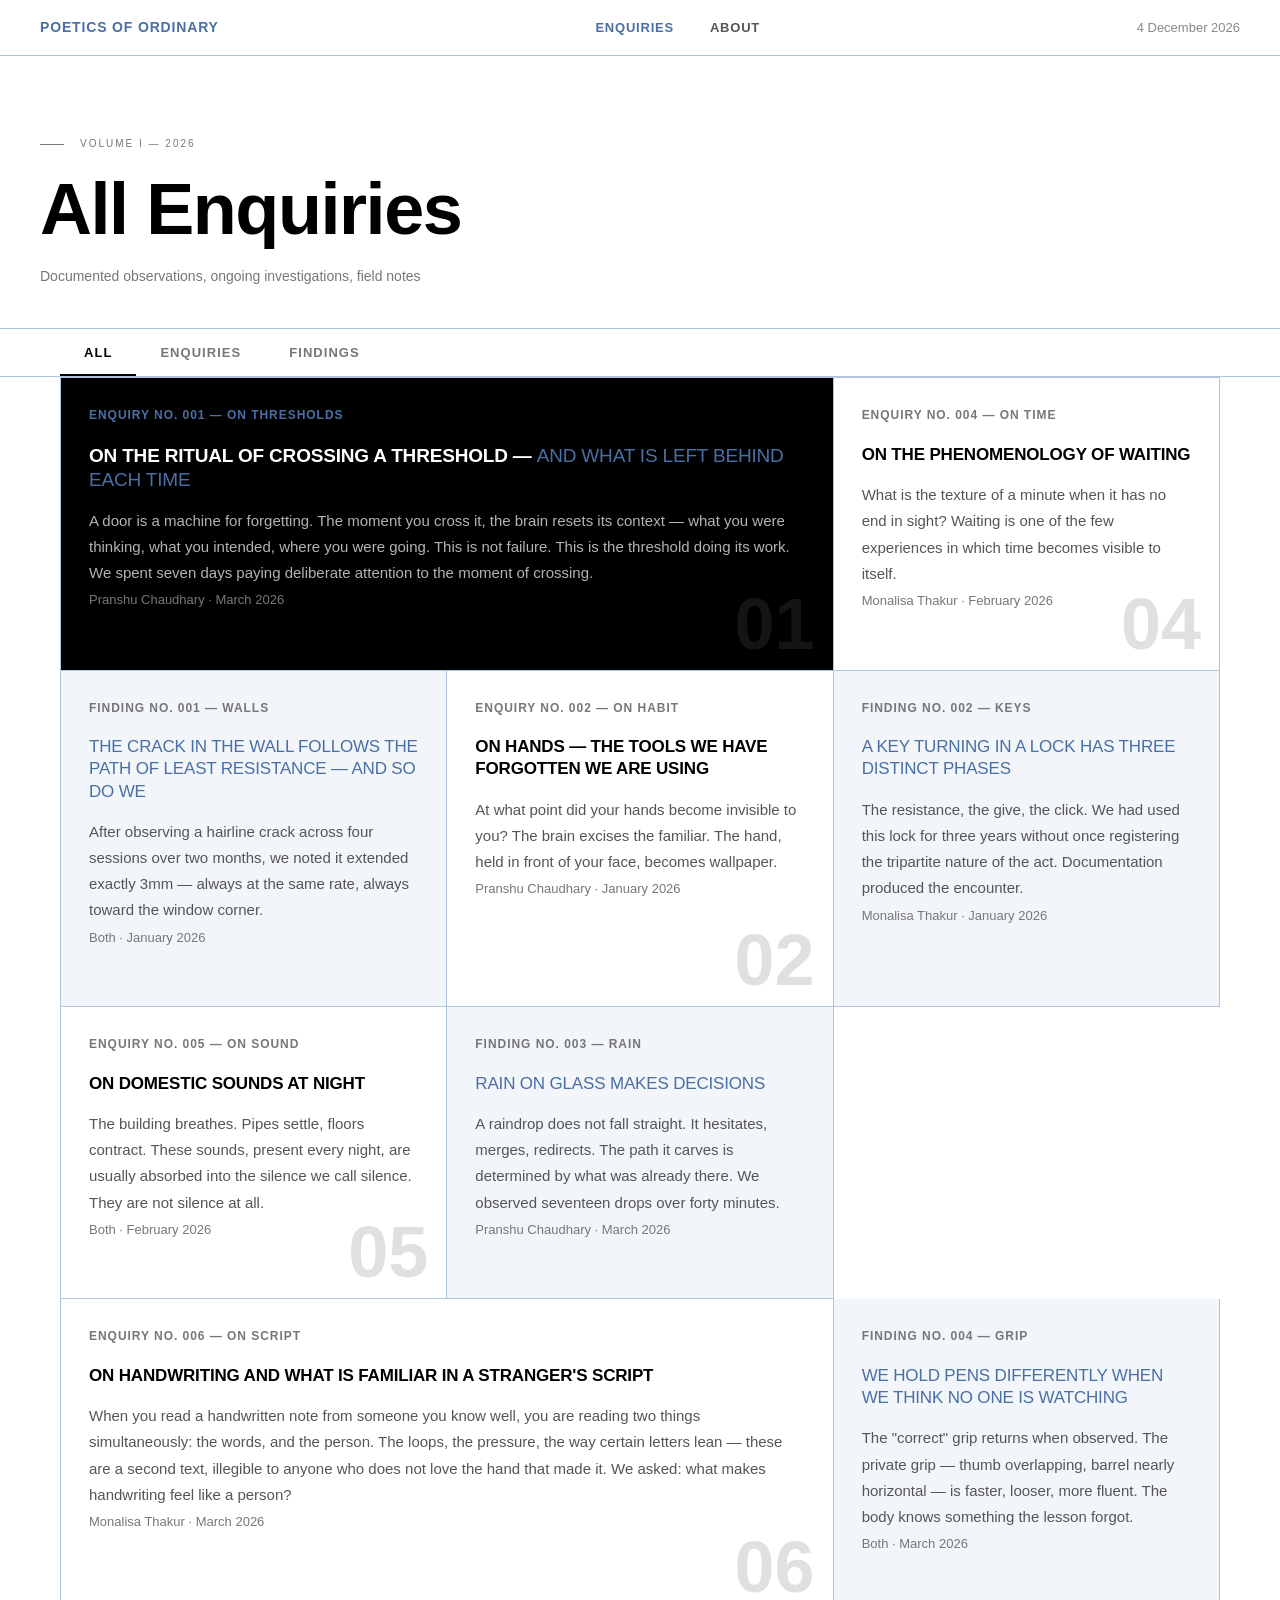
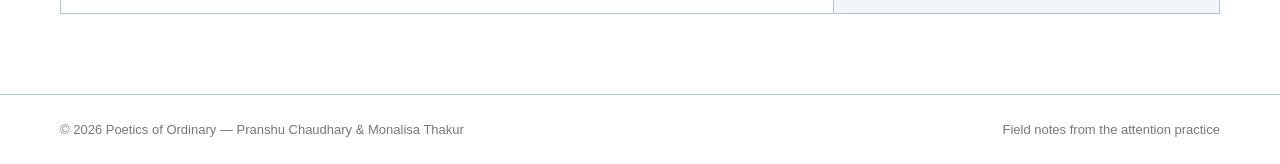
<file: enquiries.html>
<!DOCTYPE html>
<html lang="en">
<head>
  <meta charset="UTF-8">
  <meta name="viewport" content="width=device-width, initial-scale=1.0">
  <title>All Enquiries — Poetics of Ordinary</title>
  <link rel="stylesheet" href="styles.css">
  <style>
    /* ═══════════════════════════════════════════
       PAGE HEADER
    ═══════════════════════════════════════════ */
    .page-header-wrap {
      padding: 80px 40px 0;
      border-bottom: var(--rule);
    }

    .page-header {
      max-width: 1240px;
      margin: 0 auto;
    }

    .page-eyebrow {
      font-family: var(--mono);
      font-size: 10px;
      text-transform: uppercase;
      letter-spacing: 0.2em;
      color: var(--ink-faint);
      margin-bottom: 20px;
      display: flex;
      align-items: center;
      gap: 16px;
    }

    .page-eyebrow::before {
      content: '';
      display: block;
      width: 24px;
      height: 1px;
      background: var(--ink-faint);
      flex-shrink: 0;
    }

    .page-title {
      font-family: var(--sans);
      font-size: clamp(48px, 7vw, 72px);
      font-weight: 700;
      line-height: 1.0;
      margin-bottom: 20px;
      letter-spacing: -0.02em;
    }

    .page-subtitle {
      font-family: var(--sans);
      font-size: 14px;
      color: var(--ink-faint);
      margin-bottom: 40px;
      line-height: 1.7;
      font-weight: 400;
    }

    /* ═══════════════════════════════════════════
       FILTER BAR
    ═══════════════════════════════════════════ */
    .filter-bar-wrap {
      border-bottom: var(--rule);
    }

    .filter-bar {
      max-width: 1240px;
      margin: 0 auto;
      padding: 0 40px;
      display: flex;
      gap: 0;
    }

    .filter-tab {
      font-family: var(--sans);
      font-size: 13px;
      text-transform: uppercase;
      letter-spacing: 0.08em;
      padding: 16px 24px 14px;
      border-bottom: 2px solid transparent;
      cursor: pointer;
      color: var(--ink-faint);
      text-decoration: none;
      list-style: none;
      transition: color 0.2s, border-color 0.2s;
      background: none;
      border-top: none;
      border-left: none;
      border-right: none;
      font-weight: 700;
    }

    .filter-tab:hover {
      color: var(--ink);
    }

    .filter-tab.active {
      color: var(--ink);
      border-bottom-color: var(--ink);
    }

    /* ═══════════════════════════════════════════
       POSTS GRID
    ═══════════════════════════════════════════ */
    .posts-grid-wrap {
      max-width: 1240px;
      margin: 0 auto;
      padding: 0 40px;
    }

    .posts-grid {
      display: grid;
      grid-template-columns: repeat(3, 1fr);
      border-left: var(--rule);
      border-top: var(--rule);
    }

    /* Cards in posts-grid inherit base .card styles */
    .posts-grid .card {
      text-decoration: none;
      color: inherit;
      display: block;
    }

    /* Filter hiding */
    .card-hidden {
      display: none !important;
    }

    /* ═══════════════════════════════════════════
       RESPONSIVE
    ═══════════════════════════════════════════ */
    @media (max-width: 900px) {
      .page-header-wrap {
        padding: 60px 20px 0;
      }

      .filter-bar {
        padding: 0 20px;
        overflow-x: auto;
      }

      .posts-grid-wrap {
        padding: 0 20px;
      }

      .posts-grid {
        grid-template-columns: 1fr;
      }

      .posts-grid .card--wide {
        grid-column: span 1;
      }
    }
  </style>
</head>
<body class="page-body">

  <!-- ═══ NAV ═══ -->
  <nav>
    <a class="nav-brand" href="index.html">Poetics of Ordinary</a>
    <ul class="nav-links">
      <li><a href="enquiries.html" class="active">Enquiries</a></li>
      <li><a href="about.html">About</a></li>
    </ul>
    <span class="nav-date" id="nav-date"></span>
  </nav>

  <!-- ═══ PAGE HEADER ═══ -->
  <div class="page-header-wrap">
    <div class="page-header">
      <div class="page-eyebrow">Volume I — 2026</div>
      <h1 class="page-title">All Enquiries</h1>
      <p class="page-subtitle">Documented observations, ongoing investigations, field notes</p>
    </div>
  </div>

  <!-- ═══ FILTER BAR ═══ -->
  <div class="filter-bar-wrap">
    <div class="filter-bar">
      <button class="filter-tab active" data-filter="all">All</button>
      <button class="filter-tab" data-filter="enquiry">Enquiries</button>
      <button class="filter-tab" data-filter="finding">Findings</button>
    </div>
  </div>

  <!-- ═══ POSTS GRID ═══ -->
  <div class="posts-grid-wrap">
    <div class="posts-grid" id="posts-grid">

      <!-- Card 1: Enquiry — dark, wide -->
      <a href="post.html" class="card card--dark card--wide card--link reveal" data-type="enquiry">
        <span class="card-tag">Enquiry No. 001 — On Thresholds</span>
        <h2 class="card-title">On the ritual of crossing a threshold — <em>and what is left behind each time</em></h2>
        <p class="card-body">A door is a machine for forgetting. The moment you cross it, the brain resets its context — what you were thinking, what you intended, where you were going. This is not failure. This is the threshold doing its work. We spent seven days paying deliberate attention to the moment of crossing.</p>
        <span class="card-index">01</span>
        <span class="card-footer">Pranshu Chaudhary · March 2026</span>
        <span class="card-read-link">→ Read</span>
      </a>

      <!-- Card 2: Enquiry — regular -->
      <a href="post.html" class="card card--link reveal reveal-delay-1" data-type="enquiry">
        <span class="card-tag">Enquiry No. 004 — On Time</span>
        <h2 class="card-title">On the phenomenology of waiting</h2>
        <p class="card-body">What is the texture of a minute when it has no end in sight? Waiting is one of the few experiences in which time becomes visible to itself.</p>
        <span class="card-index">04</span>
        <span class="card-footer">Monalisa Thakur · February 2026</span>
        <span class="card-read-link">→ Read</span>
      </a>

      <!-- Card 3: Finding -->
      <a href="post.html" class="card card--finding card--link reveal reveal-delay-2" data-type="finding">
        <span class="card-tag">Finding No. 001 — Walls</span>
        <h2 class="card-title"><em>The crack in the wall follows the path of least resistance — and so do we</em></h2>
        <p class="card-body">After observing a hairline crack across four sessions over two months, we noted it extended exactly 3mm — always at the same rate, always toward the window corner.</p>
        <span class="card-footer">Both · January 2026</span>
        <span class="card-read-link">→ Read</span>
      </a>

      <!-- Card 4: Enquiry -->
      <a href="post.html" class="card card--link reveal" data-type="enquiry">
        <span class="card-tag">Enquiry No. 002 — On Habit</span>
        <h2 class="card-title">On hands — the tools we have forgotten we are using</h2>
        <p class="card-body">At what point did your hands become invisible to you? The brain excises the familiar. The hand, held in front of your face, becomes wallpaper.</p>
        <span class="card-index">02</span>
        <span class="card-footer">Pranshu Chaudhary · January 2026</span>
        <span class="card-read-link">→ Read</span>
      </a>

      <!-- Card 5: Finding -->
      <a href="post.html" class="card card--finding card--link reveal reveal-delay-1" data-type="finding">
        <span class="card-tag">Finding No. 002 — Keys</span>
        <h2 class="card-title"><em>A key turning in a lock has three distinct phases</em></h2>
        <p class="card-body">The resistance, the give, the click. We had used this lock for three years without once registering the tripartite nature of the act. Documentation produced the encounter.</p>
        <span class="card-footer">Monalisa Thakur · January 2026</span>
        <span class="card-read-link">→ Read</span>
      </a>

      <!-- Card 6: Enquiry -->
      <a href="post.html" class="card card--link reveal reveal-delay-2" data-type="enquiry">
        <span class="card-tag">Enquiry No. 005 — On Sound</span>
        <h2 class="card-title">On domestic sounds at night</h2>
        <p class="card-body">The building breathes. Pipes settle, floors contract. These sounds, present every night, are usually absorbed into the silence we call silence. They are not silence at all.</p>
        <span class="card-index">05</span>
        <span class="card-footer">Both · February 2026</span>
        <span class="card-read-link">→ Read</span>
      </a>

      <!-- Card 7: Finding -->
      <a href="post.html" class="card card--finding card--link reveal" data-type="finding">
        <span class="card-tag">Finding No. 003 — Rain</span>
        <h2 class="card-title"><em>Rain on glass makes decisions</em></h2>
        <p class="card-body">A raindrop does not fall straight. It hesitates, merges, redirects. The path it carves is determined by what was already there. We observed seventeen drops over forty minutes.</p>
        <span class="card-footer">Pranshu Chaudhary · March 2026</span>
        <span class="card-read-link">→ Read</span>
      </a>

      <!-- Card 8: Enquiry — wide -->
      <a href="post.html" class="card card--wide card--link reveal reveal-delay-1" data-type="enquiry">
        <span class="card-tag">Enquiry No. 006 — On Script</span>
        <h2 class="card-title">On handwriting and what is familiar in a stranger's script</h2>
        <p class="card-body">When you read a handwritten note from someone you know well, you are reading two things simultaneously: the words, and the person. The loops, the pressure, the way certain letters lean — these are a second text, illegible to anyone who does not love the hand that made it. We asked: what makes handwriting feel like a person?</p>
        <span class="card-index">06</span>
        <span class="card-footer">Monalisa Thakur · March 2026</span>
        <span class="card-read-link">→ Read</span>
      </a>

      <!-- Card 9: Finding -->
      <a href="post.html" class="card card--finding card--link reveal reveal-delay-2" data-type="finding">
        <span class="card-tag">Finding No. 004 — Grip</span>
        <h2 class="card-title"><em>We hold pens differently when we think no one is watching</em></h2>
        <p class="card-body">The "correct" grip returns when observed. The private grip — thumb overlapping, barrel nearly horizontal — is faster, looser, more fluent. The body knows something the lesson forgot.</p>
        <span class="card-footer">Both · March 2026</span>
        <span class="card-read-link">→ Read</span>
      </a>

    </div>
  </div>

  <!-- ═══ FOOTER ═══ -->
  <footer style="margin-top: 80px;">
    <div class="footer-inner">
      <span class="footer-left">© 2026 Poetics of Ordinary — Pranshu Chaudhary & Monalisa Thakur</span>
      <span class="footer-right">Field notes from the attention practice</span>
    </div>
  </footer>

  <script>
    /* ─── LIVE DATE ─────────────────────────────── */
    (function () {
      var el = document.getElementById('nav-date');
      if (!el) return;
      var now = new Date();
      var opts = { year: 'numeric', month: 'long', day: 'numeric' };
      el.textContent = now.toLocaleDateString('en-GB', opts);
    })();

    /* ─── SCROLL REVEAL ─────────────────────────── */
    (function () {
      var items = document.querySelectorAll('.reveal');
      var io = new IntersectionObserver(function (entries) {
        entries.forEach(function (e) {
          if (e.isIntersecting) {
            e.target.classList.add('visible');
            io.unobserve(e.target);
          }
        });
      }, { threshold: 0.08 });
      items.forEach(function (el) { io.observe(el); });
    })();

    /* ─── FILTER TABS ───────────────────────────── */
    (function () {
      var tabs = document.querySelectorAll('.filter-tab');
      var cards = document.querySelectorAll('#posts-grid [data-type]');

      tabs.forEach(function (tab) {
        tab.addEventListener('click', function () {
          var filter = tab.getAttribute('data-filter');

          // Update active tab
          tabs.forEach(function (t) { t.classList.remove('active'); });
          tab.classList.add('active');

          // Show/hide cards
          cards.forEach(function (card) {
            if (filter === 'all' || card.getAttribute('data-type') === filter) {
              card.classList.remove('card-hidden');
              // Ensure visible if already been revealed
              card.classList.add('visible');
            } else {
              card.classList.add('card-hidden');
            }
          });
        });
      });
    })();
  </script>
</body>
</html>
</file>
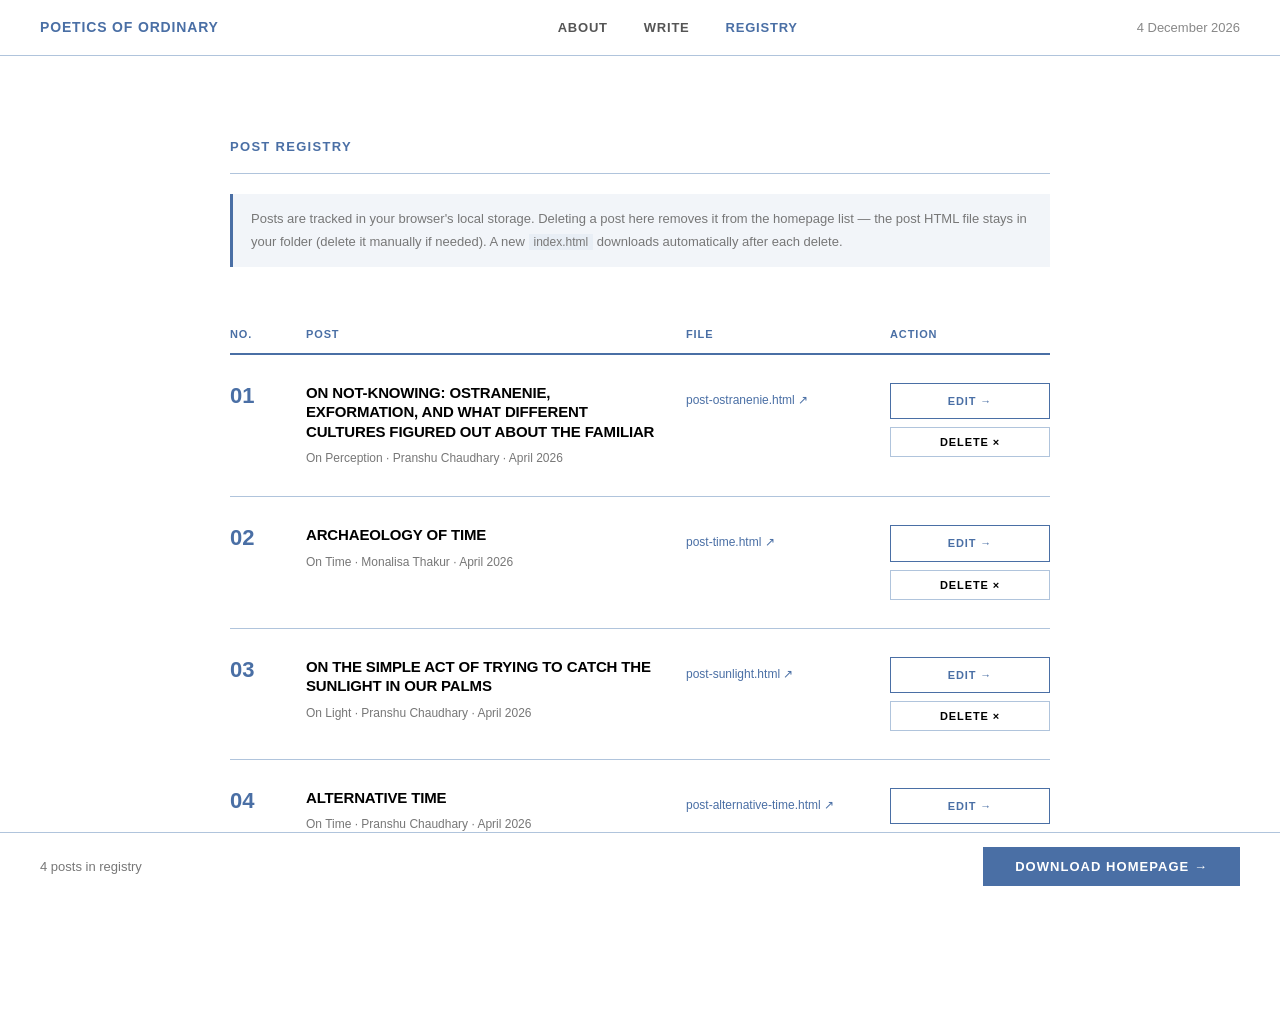
<file: manage-posts.html>
<!DOCTYPE html>
<html lang="en">
<head>
  <meta charset="UTF-8">
  <meta name="viewport" content="width=device-width, initial-scale=1.0">
  <meta name="robots" content="noindex, nofollow">
  <title>Post Registry — Poetics of Ordinary</title>
  <link rel="stylesheet" href="styles.css">
  <style>
    .manager-page {
      max-width: 900px;
      margin: 0 auto;
      padding: 80px 40px 120px;
    }

    .manager-title {
      font-size: 13px;
      font-weight: 700;
      text-transform: uppercase;
      letter-spacing: 0.1em;
      color: var(--accent);
      margin-bottom: 20px;
      padding-bottom: 16px;
      border-bottom: var(--rule);
    }

    .manager-note {
      font-size: 13px;
      color: var(--ink-faint);
      font-weight: 400;
      line-height: 1.7;
      margin-bottom: 48px;
      padding: 14px 18px;
      background: var(--grid);
      border-left: 3px solid var(--accent);
    }

    .manager-note code {
      font-family: var(--mono);
      font-size: 12px;
      background: #E8EEF5;
      padding: 1px 5px;
    }

    /* ── Registry table ── */
    .registry-header {
      display: grid;
      grid-template-columns: 52px 1fr 180px 160px;
      gap: 24px;
      padding: 10px 0;
      border-bottom: 2px solid var(--accent);
    }

    .registry-col-label {
      font-size: 11px;
      font-weight: 700;
      text-transform: uppercase;
      letter-spacing: 0.08em;
      color: var(--accent);
    }

    .registry-row {
      display: grid;
      grid-template-columns: 52px 1fr 180px 160px;
      gap: 24px;
      padding: 28px 0;
      border-bottom: var(--rule);
      align-items: start;
    }

    .registry-row:last-child {
      border-bottom: none;
    }

    .registry-num {
      font-size: 22px;
      font-weight: 700;
      color: var(--accent);
      padding-top: 2px;
      line-height: 1;
    }

    .registry-title {
      font-size: 15px;
      font-weight: 700;
      color: var(--fg);
      line-height: 1.3;
      margin-bottom: 8px;
      text-transform: uppercase;
      letter-spacing: -0.01em;
    }

    .registry-sub {
      font-size: 12px;
      font-weight: 400;
      color: var(--ink-faint);
      line-height: 1.6;
    }

    .registry-file {
      padding-top: 3px;
    }

    .registry-file a {
      font-size: 12px;
      font-weight: 400;
      color: var(--accent);
      text-decoration: none;
      word-break: break-all;
      line-height: 1.5;
    }

    .registry-file a:hover {
      text-decoration: underline;
    }

    .registry-actions {
      display: flex;
      flex-direction: column;
      gap: 8px;
    }

    .btn-edit {
      background: none;
      border: var(--rule);
      font-family: var(--sans);
      font-size: 11px;
      font-weight: 700;
      text-transform: uppercase;
      letter-spacing: 0.08em;
      padding: 8px 14px;
      cursor: pointer;
      color: var(--accent);
      border-color: var(--accent);
      transition: background 0.12s, color 0.12s;
      white-space: nowrap;
      text-decoration: none;
      display: inline-block;
      text-align: center;
    }

    .btn-edit:hover {
      background: var(--accent);
      color: white;
    }

    .btn-delete {
      background: none;
      border: var(--rule);
      font-family: var(--sans);
      font-size: 11px;
      font-weight: 700;
      text-transform: uppercase;
      letter-spacing: 0.08em;
      padding: 8px 14px;
      cursor: pointer;
      color: var(--fg);
      transition: background 0.12s, color 0.12s, border-color 0.12s;
      white-space: nowrap;
    }

    .btn-delete:hover {
      background: #C0392B;
      border-color: #C0392B;
      color: white;
    }

    .empty-state {
      padding: 72px 0;
      text-align: center;
      color: var(--ink-faint);
      font-size: 15px;
      font-weight: 400;
      border-bottom: var(--rule);
    }

    /* ── Bottom bar ── */
    .manager-bar {
      position: fixed;
      bottom: 0;
      left: 0;
      right: 0;
      background: white;
      border-top: var(--rule);
      padding: 14px 40px;
      display: flex;
      justify-content: space-between;
      align-items: center;
      z-index: 100;
    }

    .manager-bar-status {
      font-size: 13px;
      font-weight: 400;
      color: var(--ink-faint);
    }

    .btn-regen {
      background: var(--accent);
      color: white;
      border: none;
      font-family: var(--sans);
      font-size: 13px;
      font-weight: 700;
      text-transform: uppercase;
      letter-spacing: 0.08em;
      padding: 12px 32px;
      cursor: pointer;
      transition: background 0.15s;
    }

    .btn-regen:hover {
      background: var(--accent-dim);
    }

    @media (max-width: 700px) {
      .manager-page { padding: 72px 20px 120px; }
      .registry-header,
      .registry-row { grid-template-columns: 44px 1fr 120px; }
      .registry-col-label:nth-child(3),
      .registry-file { display: none; }
      .manager-bar { padding: 12px 20px; }
    }
  </style>
</head>
<body class="page-body">

  <!-- ═══ NAV ═══ -->
  <nav>
    <a class="nav-brand" href="index.html">Poetics of Ordinary</a>
    <ul class="nav-links">
      <li><a href="about.html">About</a></li>
      <li><a href="write-post.html">Write</a></li>
      <li><a href="manage-posts.html" class="active">Registry</a></li>
    </ul>
    <span class="nav-date" id="nav-date"></span>
  </nav>

  <div class="manager-page">
    <p class="manager-title">Post Registry</p>

    <p class="manager-note">
      Posts are tracked in your browser's local storage. Deleting a post here removes it from the homepage list — the post HTML file stays in your folder (delete it manually if needed). A new <code>index.html</code> downloads automatically after each delete.
    </p>

    <div class="registry-header">
      <div class="registry-col-label">No.</div>
      <div class="registry-col-label">Post</div>
      <div class="registry-col-label">File</div>
      <div class="registry-col-label">Action</div>
    </div>
    <div id="registry-list"></div>
  </div>

  <!-- ═══ BOTTOM BAR ═══ -->
  <div class="manager-bar">
    <span class="manager-bar-status" id="manager-status">Loading…</span>
    <button class="btn-regen" onclick="downloadIndex()">Download Homepage →</button>
  </div>

  <script>
    /* ─── REGISTRY ──────────────────────────────── */
    var POSTS_KEY = 'poetics_posts_v1';

    var POSTS_DEFAULTS = [
      { number: '01', title: 'On Not-Knowing: Ostranenie, Exformation, and what different cultures figured out about the familiar', excerpt: 'There\u2019s a Russian word \u2014 ostranenie \u2014 that I keep coming back to. Viktor Shklovsky coined it in 1917. The idea is that art\u2019s only real job is to knock you out of the automatic. Turns out every culture has found their way to this same problem.', category: 'On Perception', author: 'Pranshu Chaudhary', date: 'April 2026', file: 'post-ostranenie.html' },
      { number: '02', title: 'Archaeology of Time', excerpt: 'The time you are living in right now \u2014 this divided, always-running-out, perfectly measurable time \u2014 is about 250 years old. It was invented. Before that, time was a different material entirely.', category: 'On Time', author: 'Monalisa Thakur', date: 'April 2026', file: 'post-time.html' },
      { number: '03', title: 'On the Simple Act of Trying to Catch the Sunlight in Our Palms', excerpt: 'A shaft of light comes through a gap \u2014 a curtain not quite closed, a keyhole, a crack in a shutter \u2014 and without thinking, you put your hand in it. You know you can\u2019t catch it. And you do it anyway.', category: 'On Light', author: 'Pranshu Chaudhary', date: 'April 2026', file: 'post-sunlight.html' },
      { number: '04', title: 'Alternative Time', excerpt: 'You walk into a room. On the wall is a grid of 900 LEDs. Your image appears in it \u2014 but not immediately, and not completely. It builds. It takes seven visits for the image to fully resolve.', category: 'On Time', author: 'Pranshu Chaudhary', date: 'April 2026', file: 'post-alternative-time.html' }
    ];

    function getPosts() {
      try {
        var stored = localStorage.getItem(POSTS_KEY);
        if (stored) return JSON.parse(stored);
      } catch (e) {}
      return POSTS_DEFAULTS.slice();
    }

    function savePosts(posts) {
      try { localStorage.setItem(POSTS_KEY, JSON.stringify(posts)); } catch (e) {}
    }

    function pad2(n) { return String(n || '').padStart(2, '0'); }

    /* ─── UTILITIES ────────────────────────────── */
    function esc(s) {
      if (!s) return '';
      return String(s).replace(/&/g, '&amp;').replace(/</g, '&lt;').replace(/>/g, '&gt;');
    }

    function dl(content, filename) {
      var blob = new Blob([content], { type: 'text/html;charset=utf-8' });
      var url  = URL.createObjectURL(blob);
      var a    = document.createElement('a');
      a.href = url; a.download = filename;
      document.body.appendChild(a); a.click();
      document.body.removeChild(a); URL.revokeObjectURL(url);
    }

    /* ─── RENDER ────────────────────────────────── */
    function render() {
      var posts = getPosts().slice().sort(function(a, b) {
        return (parseInt(String(a.number).replace(/\D/g, '')) || 999) -
               (parseInt(String(b.number).replace(/\D/g, '')) || 999);
      });

      var list = document.getElementById('registry-list');
      list.innerHTML = '';

      if (!posts.length) {
        list.innerHTML = '<div class="empty-state">No posts in registry.</div>';
        setStatus('0 posts in registry');
        return;
      }

      posts.forEach(function(p) {
        var row = document.createElement('div');
        row.className = 'registry-row';
        row.innerHTML =
          '<div class="registry-num">' + pad2(p.number) + '</div>' +
          '<div class="registry-main">' +
            '<div class="registry-title">' + esc(p.title) + '</div>' +
            '<div class="registry-sub">' + esc(p.category) + ' &middot; ' + esc(p.author) + ' &middot; ' + esc(p.date) + '</div>' +
          '</div>' +
          '<div class="registry-file"><a href="' + esc(p.file) + '" target="_blank">' + esc(p.file) + ' ↗</a></div>' +
          '<div class="registry-actions">' +
            '<a class="btn-edit" href="write-post.html?edit=' + encodeURIComponent(p.file) + '">Edit →</a>' +
            '<button class="btn-delete" onclick="deletePost(' + JSON.stringify(p.file) + ')">Delete ×</button>' +
          '</div>';
        list.appendChild(row);
      });

      setStatus(posts.length + ' post' + (posts.length !== 1 ? 's' : '') + ' in registry');
    }

    function setStatus(msg) {
      document.getElementById('manager-status').textContent = msg;
    }

    /* ─── DELETE ────────────────────────────────── */
    function deletePost(file) {
      var posts = getPosts();
      var target = posts.find(function(p) { return p.file === file; });
      if (!target) return;
      if (!confirm('Remove \u201c' + target.title + '\u201d from the registry?\n\nA new index.html will download. The post file (' + file + ') stays in your folder \u2014 delete it manually if needed.')) return;
      posts = posts.filter(function(p) { return p.file !== file; });
      savePosts(posts);
      render();
      dl(generateIndexHtml(posts), 'index.html');
      setStatus('\u2193 index.html downloaded \u2014 move it into the site folder');
    }

    /* ─── DOWNLOAD HOMEPAGE ─────────────────────── */
    function downloadIndex() {
      dl(generateIndexHtml(getPosts()), 'index.html');
      setStatus('\u2193 index.html downloaded \u2014 move it into the site folder');
    }

    /* ─── GENERATE INDEX HTML ───────────────────── */
    function generateIndexHtml(posts) {
      var sorted = posts.slice().sort(function(a, b) {
        return (parseInt(String(a.number).replace(/\D/g, '')) || 999) -
               (parseInt(String(b.number).replace(/\D/g, '')) || 999);
      });

      var rows = sorted.map(function(p) {
        var catParts = (p.category || '').split(' ');
        var catHtml = catParts.length > 1 ? catParts[0] + '<br>' + catParts.slice(1).join(' ') : (p.category || '');
        return '      <a class="post-row reveal" href="' + p.file + '">\n' +
          '        <div class="post-row-num">' + pad2(p.number) + '</div>\n' +
          '        <div class="post-row-category">' + catHtml + '</div>\n' +
          '        <div class="post-row-content">\n' +
          '          <h2 class="post-row-title">' + (p.title || '') + '</h2>\n' +
          '          <p class="post-row-excerpt">' + (p.excerpt || '') + '</p>\n' +
          '        </div>\n' +
          '        <div class="post-row-meta">\n' +
          '          <div class="post-row-author">' + (p.author || '') + '</div>\n' +
          '          <span class="post-row-read">Read \u2192</span>\n' +
          '        </div>\n' +
          '      </a>';
      }).join('\n\n');

      return '<!DOCTYPE html>\n<html lang="en">\n<head>\n  <meta charset="UTF-8">\n  <meta name="viewport" content="width=device-width, initial-scale=1.0">\n  <title>Poetics of Ordinary</title>\n  <link rel="stylesheet" href="styles.css">\n  <style>\n    .hero { max-width: 1240px; margin: 0 auto; padding: 80px 40px 0; border-bottom: var(--rule); }\n    .hero-meta-bar { display: grid; grid-template-columns: 1fr 1fr 1fr; border: var(--rule); border-bottom: none; }\n    .hero-meta-cell { padding: 12px 18px; font-size: 12px; letter-spacing: 0.08em; text-transform: uppercase; color: var(--ink-faint); border-right: var(--rule); font-weight: 700; }\n    .hero-meta-cell:last-child { border-right: none; }\n    .hero-meta-cell span { color: var(--accent); }\n    .hero-title-block { border: var(--rule); padding: 52px 40px 44px; position: relative; }\n    .hero-label { font-size: 12px; text-transform: uppercase; letter-spacing: 0.1em; color: var(--accent); margin-bottom: 32px; display: flex; align-items: center; gap: 14px; font-weight: 700; }\n    .hero-label::after { content: \'\'; flex: 1; height: 2px; background: var(--accent); opacity: 0.3; }\n    h1.hero-title { font-weight: 700; line-height: 0.92; margin-bottom: 0; }\n    .hero-title-main { display: block; font-size: clamp(56px, 10vw, 120px); letter-spacing: -0.03em; color: var(--fg); text-transform: uppercase; }\n    .hero-title-sub { display: block; font-size: clamp(26px, 4.5vw, 58px); font-weight: 700; color: var(--accent); margin-left: clamp(20px, 3vw, 56px); margin-top: 14px; letter-spacing: -0.01em; }\n    .hero-corner-tag { position: absolute; top: 16px; right: 20px; font-size: 12px; letter-spacing: 0.08em; color: var(--faint); text-transform: uppercase; font-weight: 700; }\n    .hero-bottom-grid { display: grid; grid-template-columns: 3fr 2fr; border: var(--rule); border-top: none; }\n    .hero-statement-cell { padding: 36px 40px; border-right: var(--rule); }\n    .hero-statement { font-size: 16px; font-weight: 400; line-height: 1.9; color: var(--mid); }\n    .hero-statement em { font-style: normal; font-weight: 700; color: var(--fg); }\n    .hero-axioms-cell { padding: 36px 32px; }\n    .hero-axioms-label { font-size: 12px; text-transform: uppercase; letter-spacing: 0.1em; color: var(--accent); margin-bottom: 20px; font-weight: 700; }\n    .hero-axiom { display: flex; gap: 14px; font-size: 14px; line-height: 1.7; color: var(--ink-mid); padding: 9px 0; border-bottom: var(--rule-light); font-weight: 400; }\n    .hero-axiom:last-child { border-bottom: none; }\n    .hero-axiom-num { color: var(--accent); flex-shrink: 0; font-weight: 700; }\n    .manifest-section { max-width: 1240px; margin: 0 auto; padding: 0 40px; }\n    .manifest-header { display: grid; grid-template-columns: 60px 90px 1fr 200px; padding: 14px 0; border-bottom: 2px solid var(--accent); margin-top: 56px; gap: 28px; }\n    .manifest-col-label { font-size: 12px; text-transform: uppercase; letter-spacing: 0.1em; color: var(--accent); font-weight: 700; }\n    a.post-row { display: grid; grid-template-columns: 60px 90px 1fr 200px; gap: 28px; padding: 40px 0; border-bottom: var(--rule); text-decoration: none; color: inherit; align-items: start; transition: background 0.15s; }\n    a.post-row:hover { background: var(--grid); padding-left: 20px; padding-right: 20px; margin: 0 -20px; }\n    .post-row-num { font-size: 24px; color: var(--accent); font-weight: 700; padding-top: 4px; }\n    .post-row-category { font-size: 12px; text-transform: uppercase; letter-spacing: 0.1em; color: var(--ink-faint); padding-top: 8px; line-height: 1.65; font-weight: 700; }\n    .post-row-title { font-size: clamp(17px, 2vw, 23px); font-weight: 700; line-height: 1.25; letter-spacing: -0.01em; text-transform: uppercase; color: var(--fg); margin-bottom: 16px; transition: color 0.15s; }\n    a.post-row:hover .post-row-title { color: var(--accent); }\n    .post-row-excerpt { font-size: 14px; font-weight: 400; line-height: 1.85; color: var(--mid); }\n    .post-row-meta { padding-top: 6px; }\n    .post-row-author { font-size: 12px; text-transform: uppercase; letter-spacing: 0.08em; color: var(--ink-faint); margin-bottom: 12px; font-weight: 700; }\n    .post-row-read { display: inline-block; font-size: 12px; letter-spacing: 0.1em; text-transform: uppercase; color: var(--accent); border: 1px solid var(--accent); padding: 8px 16px; text-decoration: none; transition: background 0.15s, color 0.15s; font-weight: 700; }\n    a.post-row:hover .post-row-read { background: var(--accent); color: white; }\n    .manifest-write-link { display: inline-block; margin-top: 40px; margin-bottom: 56px; font-size: 13px; font-weight: 700; text-transform: uppercase; letter-spacing: 0.08em; color: var(--fg); text-decoration: none; border-bottom: 1px solid var(--accent); padding-bottom: 2px; transition: color 0.15s, border-color 0.15s; }\n    .manifest-write-link:hover { color: var(--accent); }\n    @media (max-width: 900px) {\n      .hero { padding: 72px 20px 0; }\n      .hero-meta-bar { grid-template-columns: 1fr; }\n      .hero-meta-cell { border-right: none; border-bottom: var(--rule); }\n      .hero-meta-cell:last-child { border-bottom: none; }\n      .hero-title-block { padding: 36px 20px 32px; }\n      .hero-bottom-grid { grid-template-columns: 1fr; }\n      .hero-statement-cell { border-right: none; border-bottom: var(--rule); padding: 28px 20px; }\n      .hero-axioms-cell { padding: 28px 20px; }\n      .manifest-section { padding: 0 20px; }\n      .manifest-header { display: none; }\n      a.post-row { grid-template-columns: 44px 1fr; grid-template-rows: auto auto auto; gap: 0 18px; }\n      a.post-row:hover { padding-left: 0; padding-right: 0; margin: 0; }\n      .post-row-num { grid-row: 1; font-size: 20px; }\n      .post-row-category { grid-column: 2; grid-row: 1; }\n      .post-row-content { grid-column: 1 / -1; margin-top: 14px; }\n      .post-row-meta { grid-column: 1 / -1; margin-top: 14px; }\n    }\n  </style>\n</head>\n<body class="page-body">\n\n  <nav>\n    <a class="nav-brand" href="index.html">Poetics of Ordinary</a>\n    <ul class="nav-links">\n      <li><a href="about.html">About</a></li>\n    </ul>\n    <span class="nav-date" id="nav-date"></span>\n  </nav>\n\n  <section class="hero reveal">\n    <div class="hero-meta-bar">\n      <div class="hero-meta-cell">Project / <span>Field Practice</span></div>\n      <div class="hero-meta-cell">Status / <span>Active</span></div>\n      <div class="hero-meta-cell">Authors / <span>Chaudhary + Thakur</span></div>\n    </div>\n    <div class="hero-title-block">\n      <div class="hero-label">A field practice in attention</div>\n      <h1 class="hero-title">\n        <span class="hero-title-main">POETICS</span>\n        <span class="hero-title-sub">of ordinary</span>\n      </h1>\n      <span class="hero-corner-tag">Vol. I \u2014 2026</span>\n    </div>\n    <div class="hero-bottom-grid">\n      <div class="hero-statement-cell">\n        <p class="hero-statement">Familiarity is not the same as attention. The things we live with every day \u2014 a room\u2019s particular light, a surface you pass a hundred times \u2014 stop being seen somewhere along the way. This is a record of looking again. <em>Not to find something hidden.</em> Just to notice <em>what is actually there.</em></p>\n      </div>\n      <div class="hero-axioms-cell">\n        <div class="hero-axioms-label">Working notes</div>\n        <div class="hero-axiom"><span class="hero-axiom-num">01</span><span>Attention before judgment</span></div>\n        <div class="hero-axiom"><span class="hero-axiom-num">02</span><span>Documentation before interpretation</span></div>\n        <div class="hero-axiom"><span class="hero-axiom-num">03</span><span>The specific over the general</span></div>\n        <div class="hero-axiom"><span class="hero-axiom-num">04</span><span>Curiosity without conclusion</span></div>\n        <div class="hero-axiom"><span class="hero-axiom-num">05</span><span>Return to what is already there</span></div>\n      </div>\n    </div>\n  </section>\n\n  <section id="posts">\n    <div class="manifest-section">\n      <div class="manifest-header">\n        <div class="manifest-col-label">No.</div>\n        <div class="manifest-col-label">Category</div>\n        <div class="manifest-col-label">Entry</div>\n        <div class="manifest-col-label">Meta</div>\n      </div>\n\n      <!-- POSTS:START -->\n\n' + rows + '\n\n      <!-- POSTS:END -->\n\n      <a class="manifest-write-link" href="write-post.html">Write new post \u2192</a>\n    </div>\n  </section>\n\n  <footer>\n    <div class="footer-inner">\n      <span class="footer-left">\u00a9 2026 Poetics of Ordinary \u2014 Pranshu Chaudhary &amp; Monalisa Thakur</span>\n      <span class="footer-right">Field notes from the attention practice</span>\n    </div>\n  </footer>\n\n  <script>\n    (function () {\n      var el = document.getElementById(\'nav-date\');\n      if (!el) return;\n      el.textContent = new Date().toLocaleDateString(\'en-GB\', { year: \'numeric\', month: \'long\', day: \'numeric\' });\n    })();\n    (function () {\n      var items = document.querySelectorAll(\'.reveal\');\n      var io = new IntersectionObserver(function (entries) {\n        entries.forEach(function (e) { if (e.isIntersecting) { e.target.classList.add(\'visible\'); io.unobserve(e.target); } });\n      }, { threshold: 0.08 });\n      items.forEach(function (el) { io.observe(el); });\n    })();\n    document.addEventListener(\'DOMContentLoaded\', function () {\n      document.querySelectorAll(\'.hero.reveal\').forEach(function (el) { el.classList.add(\'visible\'); });\n    });\n  <\/script>\n<\/body>\n<\/html>';
    }

    /* ─── INIT ──────────────────────────────────── */
    (function () {
      var el = document.getElementById('nav-date');
      if (el) el.textContent = new Date().toLocaleDateString('en-GB', { year: 'numeric', month: 'long', day: 'numeric' });
      render();
    })();
  </script>

</body>
</html>
</file>
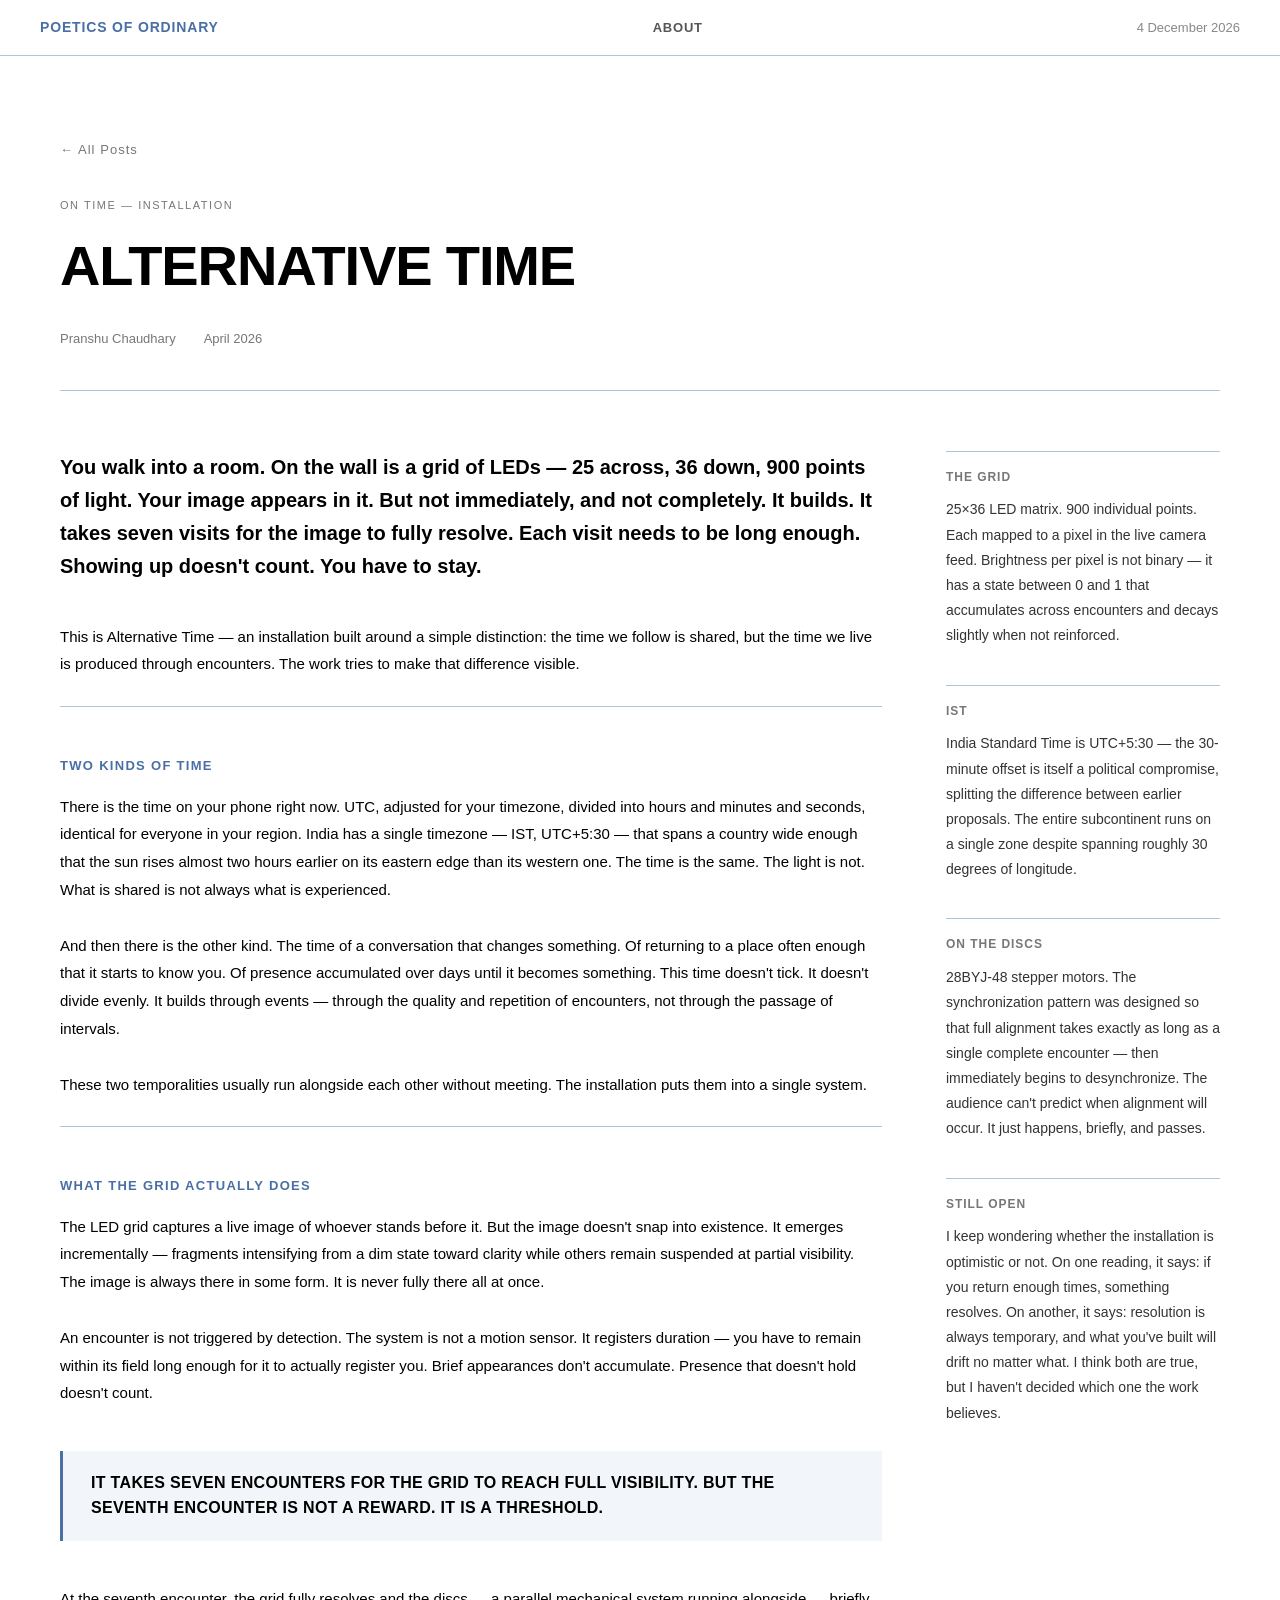
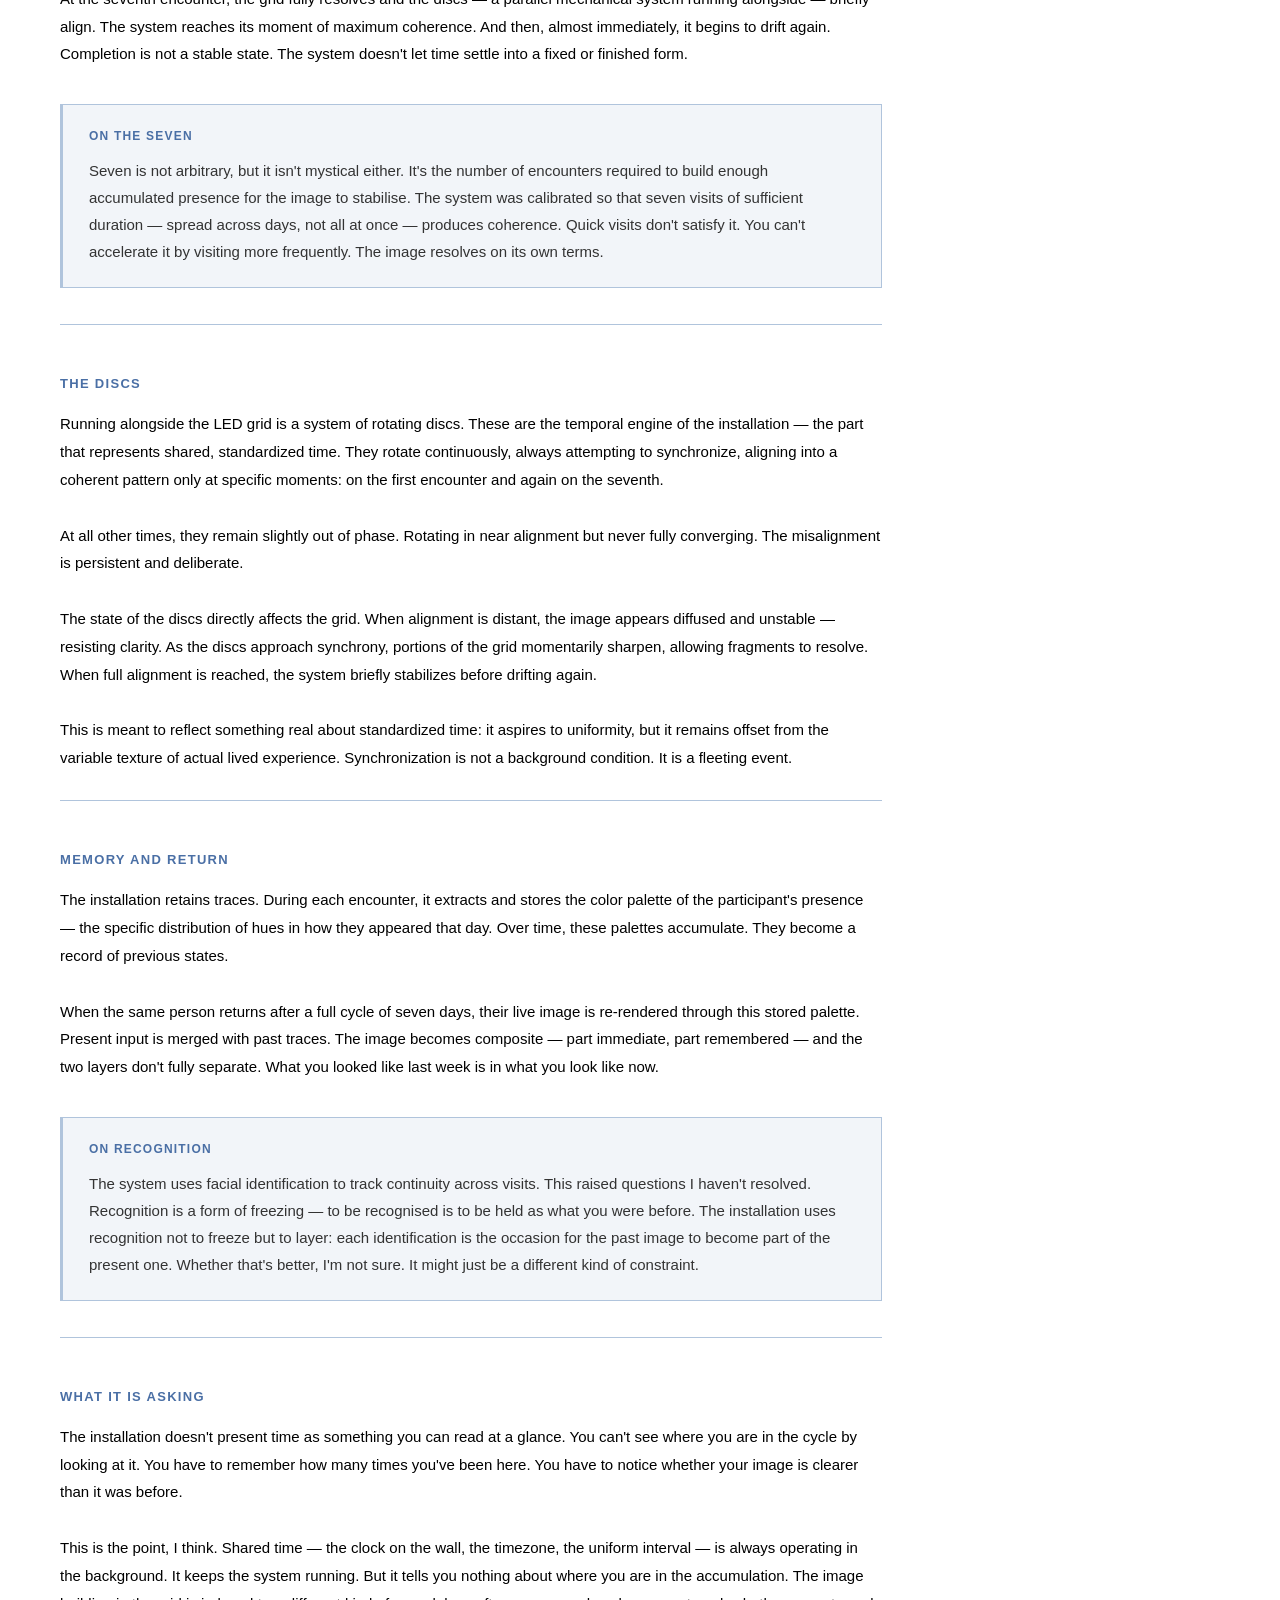
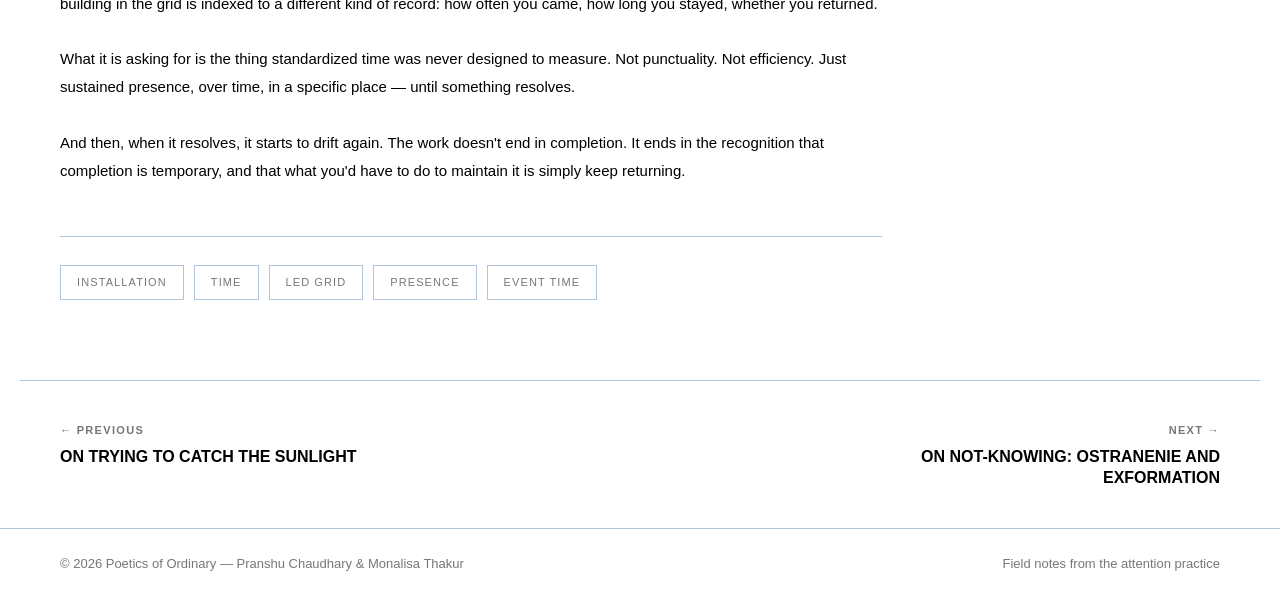
<file: post-alternative-time.html>
<!DOCTYPE html>
<html lang="en">
<head>
  <meta charset="UTF-8">
  <meta name="viewport" content="width=device-width, initial-scale=1.0">
  <title>Alternative Time — Poetics of Ordinary</title>
  <meta name="description" content="You walk into a room. On the wall is a grid of 900 LEDs. Your image appears in it — but not immediately, and not completely. It builds. It takes seven visits for the image to fully resolve.">
  <meta name="author" content="Pranshu Kumar Chaudhary">
  <meta name="keywords" content="alternative time, LED installation, representations of time, interactive design, critical design, Pranshu Kumar Chaudhary, design research">
  <link rel="canonical" href="https://poeticsofordinary.com/post-alternative-time.html">
  <meta property="og:type" content="article">
  <meta property="og:site_name" content="Poetics of Ordinary">
  <meta property="og:title" content="Alternative Time — Poetics of Ordinary">
  <meta property="og:description" content="A grid of 900 LEDs that builds your image across seven visits. It takes seven returns for the image to fully resolve.">
  <meta property="og:url" content="https://poeticsofordinary.com/post-alternative-time.html">
  <meta name="twitter:card" content="summary_large_image">
  <meta name="twitter:title" content="Alternative Time">
  <meta name="twitter:description" content="A grid of 900 LEDs that builds your image across seven visits. It takes seven returns for the image to fully resolve.">
  <script type="application/ld+json">
  {
    "@context": "https://schema.org",
    "@type": "Article",
    "@id": "https://poeticsofordinary.com/post-alternative-time.html",
    "headline": "Alternative Time",
    "description": "You walk into a room. On the wall is a grid of 900 LEDs. Your image appears in it — but not immediately, and not completely. It builds. It takes seven visits for the image to fully resolve.",
    "url": "https://poeticsofordinary.com/post-alternative-time.html",
    "datePublished": "2026-04",
    "inLanguage": "en",
    "author": {
      "@type": "Person",
      "@id": "https://poeticsofordinary.com/#pranshu",
      "name": "Pranshu Kumar Chaudhary"
    },
    "publisher": {
      "@type": "Organization",
      "name": "Poetics of Ordinary",
      "url": "https://poeticsofordinary.com"
    },
    "isPartOf": {"@id": "https://poeticsofordinary.com/#website"},
    "about": ["Representations of Time", "Interactive Installation", "LED", "Critical Design", "Accumulated Time"],
    "keywords": "alternative time, LED installation, representations of time, interactive design, critical design"
  }
  </script>
  <!-- Google tag (gtag.js) -->
  <script async src="https://www.googletagmanager.com/gtag/js?id=G-73CMMJESGL"></script>
  <script>
    window.dataLayer = window.dataLayer || [];
    function gtag(){dataLayer.push(arguments);}
    gtag('js', new Date());
    gtag('config', 'G-73CMMJESGL');
  </script>
  <link rel="stylesheet" href="styles.css">
  <style>
    .post-header-wrap {
      max-width: 1240px;
      margin: 0 auto;
      padding: 80px 40px 0;
    }
    .post-back {
      display: inline-block;
      font-family: var(--mono);
      font-size: 13px;
      color: var(--ink-faint);
      text-decoration: none;
      letter-spacing: 0.08em;
      margin-bottom: 36px;
      transition: color 0.2s;
    }
    .post-back:hover { color: var(--orange); }
    .post-tag {
      display: block;
      font-family: var(--mono);
      font-size: 11px;
      text-transform: uppercase;
      letter-spacing: 0.14em;
      color: var(--ink-faint);
      margin-bottom: 20px;
    }
    h1.post-title {
      font-family: var(--mono);
      font-size: clamp(32px, 5vw, 56px);
      font-weight: 700;
      line-height: 1.1;
      letter-spacing: -0.02em;
      text-transform: uppercase;
      max-width: 860px;
      margin-bottom: 32px;
      color: var(--fg);
    }
    .post-meta {
      display: flex;
      flex-wrap: wrap;
      gap: 28px;
      font-family: var(--mono);
      font-size: 13px;
      color: var(--ink-faint);
      padding-bottom: 40px;
      border-bottom: var(--rule);
    }
    .article-wrap {
      max-width: 1240px;
      margin: 0 auto;
      padding: 60px 40px 0;
    }
    .article-grid {
      display: grid;
      grid-template-columns: 3fr 1fr;
      gap: 64px;
      align-items: start;
    }
    .post-content p.lead {
      font-size: 20px;
      font-weight: 700;
      line-height: 1.65;
      color: var(--ink);
      margin-bottom: 40px;
    }
    h2.post-section {
      font-size: 13px;
      text-transform: uppercase;
      letter-spacing: 0.1em;
      color: var(--orange);
      font-weight: 700;
      padding-top: 48px;
      padding-bottom: 16px;
      border-top: var(--rule);
      margin-top: 8px;
    }
    .post-content p {
      font-family: var(--mono);
      font-size: 15px;
      font-weight: 400;
      line-height: 1.85;
      color: var(--ink);
      margin-bottom: 28px;
    }
    .pull-quote {
      border-left: 3px solid var(--orange);
      padding: 20px 28px;
      margin: 44px 0;
      background: var(--grid);
    }
    .pull-quote p {
      font-family: var(--mono);
      font-size: 16px;
      font-weight: 700;
      line-height: 1.55;
      color: var(--fg);
      margin: 0;
      text-transform: uppercase;
      letter-spacing: 0.02em;
    }
    .field-note {
      background: var(--cream);
      border: var(--rule);
      border-left: 3px solid var(--border);
      padding: 22px 26px;
      margin: 36px 0;
    }
    .field-note-label {
      display: block;
      font-size: 12px;
      text-transform: uppercase;
      letter-spacing: 0.1em;
      color: var(--orange);
      margin-bottom: 10px;
      font-weight: 700;
    }
    .field-note p {
      font-size: 15px;
      line-height: 1.8;
      color: var(--ink-mid);
      margin: 0;
      font-weight: 400;
    }
    .post-tags {
      display: flex;
      flex-wrap: wrap;
      gap: 10px;
      margin-top: 52px;
      padding-top: 28px;
      border-top: var(--rule);
    }
    .post-tag-item {
      font-family: var(--mono);
      font-size: 11px;
      text-transform: uppercase;
      letter-spacing: 0.1em;
      border: var(--rule);
      padding: 7px 16px;
      color: var(--ink-faint);
    }
    .post-annotations {
      position: sticky;
      top: 80px;
    }
    .annotation {
      border-top: var(--rule);
      padding-top: 16px;
      margin-bottom: 36px;
    }
    .annotation-marker {
      display: block;
      font-size: 12px;
      text-transform: uppercase;
      letter-spacing: 0.08em;
      color: var(--ink-faint);
      margin-bottom: 10px;
      font-weight: 700;
    }
    .annotation p {
      font-size: 14px;
      line-height: 1.8;
      color: var(--ink-mid);
      font-weight: 400;
    }
    .post-nav-wrap {
      max-width: 1240px;
      margin: 80px auto 0;
      padding: 40px;
      border-top: var(--rule);
      display: flex;
      justify-content: space-between;
      gap: 40px;
    }
    .post-nav-prev, .post-nav-next { text-decoration: none; color: inherit; }
    .post-nav-label {
      display: block;
      font-family: var(--mono);
      font-size: 11px;
      text-transform: uppercase;
      letter-spacing: 0.12em;
      color: var(--ink-faint);
      margin-bottom: 8px;
      font-weight: 700;
    }
    .post-nav-title {
      display: block;
      font-family: var(--mono);
      font-size: 16px;
      font-weight: 700;
      color: var(--ink);
      line-height: 1.3;
      max-width: 320px;
      transition: color 0.15s;
      text-transform: uppercase;
    }
    .post-nav-prev:hover .post-nav-title,
    .post-nav-next:hover .post-nav-title { color: var(--orange); }
    .post-nav-next { text-align: right; }
    .post-nav-next .post-nav-title { margin-left: auto; }
    @media (max-width: 900px) {
      .post-header-wrap { padding: 60px 20px 0; }
      .article-wrap { padding: 40px 20px 0; }
      .article-grid { grid-template-columns: 1fr; gap: 0; }
      .post-annotations { position: static; border-top: var(--rule); padding-top: 40px; margin-top: 40px; }
      .post-nav-wrap { padding: 40px 20px; flex-direction: column; gap: 32px; }
      .post-nav-next { text-align: left; }
    }
  </style>
</head>
<body class="page-body">

  <nav>
    <a class="nav-brand" href="index.html">Poetics of Ordinary</a>
    <ul class="nav-links">
      <li><a href="about.html">About</a></li>
    </ul>
    <span class="nav-date" id="nav-date"></span>
  </nav>

  <div class="post-header-wrap">
    <a class="post-back" href="index.html">← All Posts</a>
    <span class="post-tag">On Time — Installation</span>
    <h1 class="post-title">Alternative Time</h1>
    <div class="post-meta">
      <span>Pranshu Chaudhary</span>
      <span>April 2026</span>
    </div>
  </div>

  <div class="article-wrap">
    <div class="article-grid">

      <div class="post-content">

        <p class="lead">You walk into a room. On the wall is a grid of LEDs — 25 across, 36 down, 900 points of light. Your image appears in it. But not immediately, and not completely. It builds. It takes seven visits for the image to fully resolve. Each visit needs to be long enough. Showing up doesn't count. You have to stay.</p>

        <p>This is Alternative Time — an installation built around a simple distinction: the time we follow is shared, but the time we live is produced through encounters. The work tries to make that difference visible.</p>

        <h2 class="post-section">Two kinds of time</h2>

        <p>There is the time on your phone right now. UTC, adjusted for your timezone, divided into hours and minutes and seconds, identical for everyone in your region. India has a single timezone — IST, UTC+5:30 — that spans a country wide enough that the sun rises almost two hours earlier on its eastern edge than its western one. The time is the same. The light is not. What is shared is not always what is experienced.</p>

        <p>And then there is the other kind. The time of a conversation that changes something. Of returning to a place often enough that it starts to know you. Of presence accumulated over days until it becomes something. This time doesn't tick. It doesn't divide evenly. It builds through events — through the quality and repetition of encounters, not through the passage of intervals.</p>

        <p>These two temporalities usually run alongside each other without meeting. The installation puts them into a single system.</p>

        <h2 class="post-section">What the grid actually does</h2>

        <p>The LED grid captures a live image of whoever stands before it. But the image doesn't snap into existence. It emerges incrementally — fragments intensifying from a dim state toward clarity while others remain suspended at partial visibility. The image is always there in some form. It is never fully there all at once.</p>

        <p>An encounter is not triggered by detection. The system is not a motion sensor. It registers duration — you have to remain within its field long enough for it to actually register you. Brief appearances don't accumulate. Presence that doesn't hold doesn't count.</p>

        <div class="pull-quote">
          <p>It takes seven encounters for the grid to reach full visibility. But the seventh encounter is not a reward. It is a threshold.</p>
        </div>

        <p>At the seventh encounter, the grid fully resolves and the discs — a parallel mechanical system running alongside — briefly align. The system reaches its moment of maximum coherence. And then, almost immediately, it begins to drift again. Completion is not a stable state. The system doesn't let time settle into a fixed or finished form.</p>

        <div class="field-note">
          <span class="field-note-label">On the seven</span>
          <p>Seven is not arbitrary, but it isn't mystical either. It's the number of encounters required to build enough accumulated presence for the image to stabilise. The system was calibrated so that seven visits of sufficient duration — spread across days, not all at once — produces coherence. Quick visits don't satisfy it. You can't accelerate it by visiting more frequently. The image resolves on its own terms.</p>
        </div>

        <h2 class="post-section">The discs</h2>

        <p>Running alongside the LED grid is a system of rotating discs. These are the temporal engine of the installation — the part that represents shared, standardized time. They rotate continuously, always attempting to synchronize, aligning into a coherent pattern only at specific moments: on the first encounter and again on the seventh.</p>

        <p>At all other times, they remain slightly out of phase. Rotating in near alignment but never fully converging. The misalignment is persistent and deliberate.</p>

        <p>The state of the discs directly affects the grid. When alignment is distant, the image appears diffused and unstable — resisting clarity. As the discs approach synchrony, portions of the grid momentarily sharpen, allowing fragments to resolve. When full alignment is reached, the system briefly stabilizes before drifting again.</p>

        <p>This is meant to reflect something real about standardized time: it aspires to uniformity, but it remains offset from the variable texture of actual lived experience. Synchronization is not a background condition. It is a fleeting event.</p>

        <h2 class="post-section">Memory and return</h2>

        <p>The installation retains traces. During each encounter, it extracts and stores the color palette of the participant's presence — the specific distribution of hues in how they appeared that day. Over time, these palettes accumulate. They become a record of previous states.</p>

        <p>When the same person returns after a full cycle of seven days, their live image is re-rendered through this stored palette. Present input is merged with past traces. The image becomes composite — part immediate, part remembered — and the two layers don't fully separate. What you looked like last week is in what you look like now.</p>

        <div class="field-note">
          <span class="field-note-label">On recognition</span>
          <p>The system uses facial identification to track continuity across visits. This raised questions I haven't resolved. Recognition is a form of freezing — to be recognised is to be held as what you were before. The installation uses recognition not to freeze but to layer: each identification is the occasion for the past image to become part of the present one. Whether that's better, I'm not sure. It might just be a different kind of constraint.</p>
        </div>

        <h2 class="post-section">What it is asking</h2>

        <p>The installation doesn't present time as something you can read at a glance. You can't see where you are in the cycle by looking at it. You have to remember how many times you've been here. You have to notice whether your image is clearer than it was before.</p>

        <p>This is the point, I think. Shared time — the clock on the wall, the timezone, the uniform interval — is always operating in the background. It keeps the system running. But it tells you nothing about where you are in the accumulation. The image building in the grid is indexed to a different kind of record: how often you came, how long you stayed, whether you returned.</p>

        <p>What it is asking for is the thing standardized time was never designed to measure. Not punctuality. Not efficiency. Just sustained presence, over time, in a specific place — until something resolves.</p>

        <p>And then, when it resolves, it starts to drift again. The work doesn't end in completion. It ends in the recognition that completion is temporary, and that what you'd have to do to maintain it is simply keep returning.</p>

        <div class="post-tags">
          <span class="post-tag-item">Installation</span>
          <span class="post-tag-item">Time</span>
          <span class="post-tag-item">LED Grid</span>
          <span class="post-tag-item">Presence</span>
          <span class="post-tag-item">Event Time</span>
        </div>

      </div>

      <aside class="post-annotations">
        <div class="annotation">
          <span class="annotation-marker">The grid</span>
          <p>25×36 LED matrix. 900 individual points. Each mapped to a pixel in the live camera feed. Brightness per pixel is not binary — it has a state between 0 and 1 that accumulates across encounters and decays slightly when not reinforced.</p>
        </div>
        <div class="annotation">
          <span class="annotation-marker">IST</span>
          <p>India Standard Time is UTC+5:30 — the 30-minute offset is itself a political compromise, splitting the difference between earlier proposals. The entire subcontinent runs on a single zone despite spanning roughly 30 degrees of longitude.</p>
        </div>
        <div class="annotation">
          <span class="annotation-marker">On the discs</span>
          <p>28BYJ-48 stepper motors. The synchronization pattern was designed so that full alignment takes exactly as long as a single complete encounter — then immediately begins to desynchronize. The audience can't predict when alignment will occur. It just happens, briefly, and passes.</p>
        </div>
        <div class="annotation">
          <span class="annotation-marker">Still open</span>
          <p>I keep wondering whether the installation is optimistic or not. On one reading, it says: if you return enough times, something resolves. On another, it says: resolution is always temporary, and what you've built will drift no matter what. I think both are true, but I haven't decided which one the work believes.</p>
        </div>
      </aside>

    </div>
  </div>

  <div class="post-nav-wrap">
    <a class="post-nav-prev" href="post-sunlight.html">
      <span class="post-nav-label">← Previous</span>
      <span class="post-nav-title">On Trying to Catch the Sunlight</span>
    </a>
    <a class="post-nav-next" href="post-ostranenie.html">
      <span class="post-nav-label">Next →</span>
      <span class="post-nav-title">On Not-Knowing: Ostranenie and Exformation</span>
    </a>
  </div>

  <footer>
    <div class="footer-inner">
      <span class="footer-left">© 2026 Poetics of Ordinary — Pranshu Chaudhary & Monalisa Thakur</span>
      <span class="footer-right">Field notes from the attention practice</span>
    </div>
  </footer>

  <script type="application/json" id="post-meta">{"number":"04","title":"Alternative Time","excerpt":"You walk into a room. On the wall is a grid of 900 LEDs. Your image appears in it \u2014 but not immediately, and not completely. It builds. It takes seven visits for the image to fully resolve. Each visit needs to be long enough. Showing up doesn\u2019t count. You have to stay.","category":"On Time","author":"Pranshu Chaudhary","date":"April 2026","file":"post-alternative-time.html"}</script>

  <script>
    (function () {
      var el = document.getElementById('nav-date');
      if (el) el.textContent = new Date().toLocaleDateString('en-GB', { year: 'numeric', month: 'long', day: 'numeric' });
    })();
  </script>
</body>
</html>
</file>
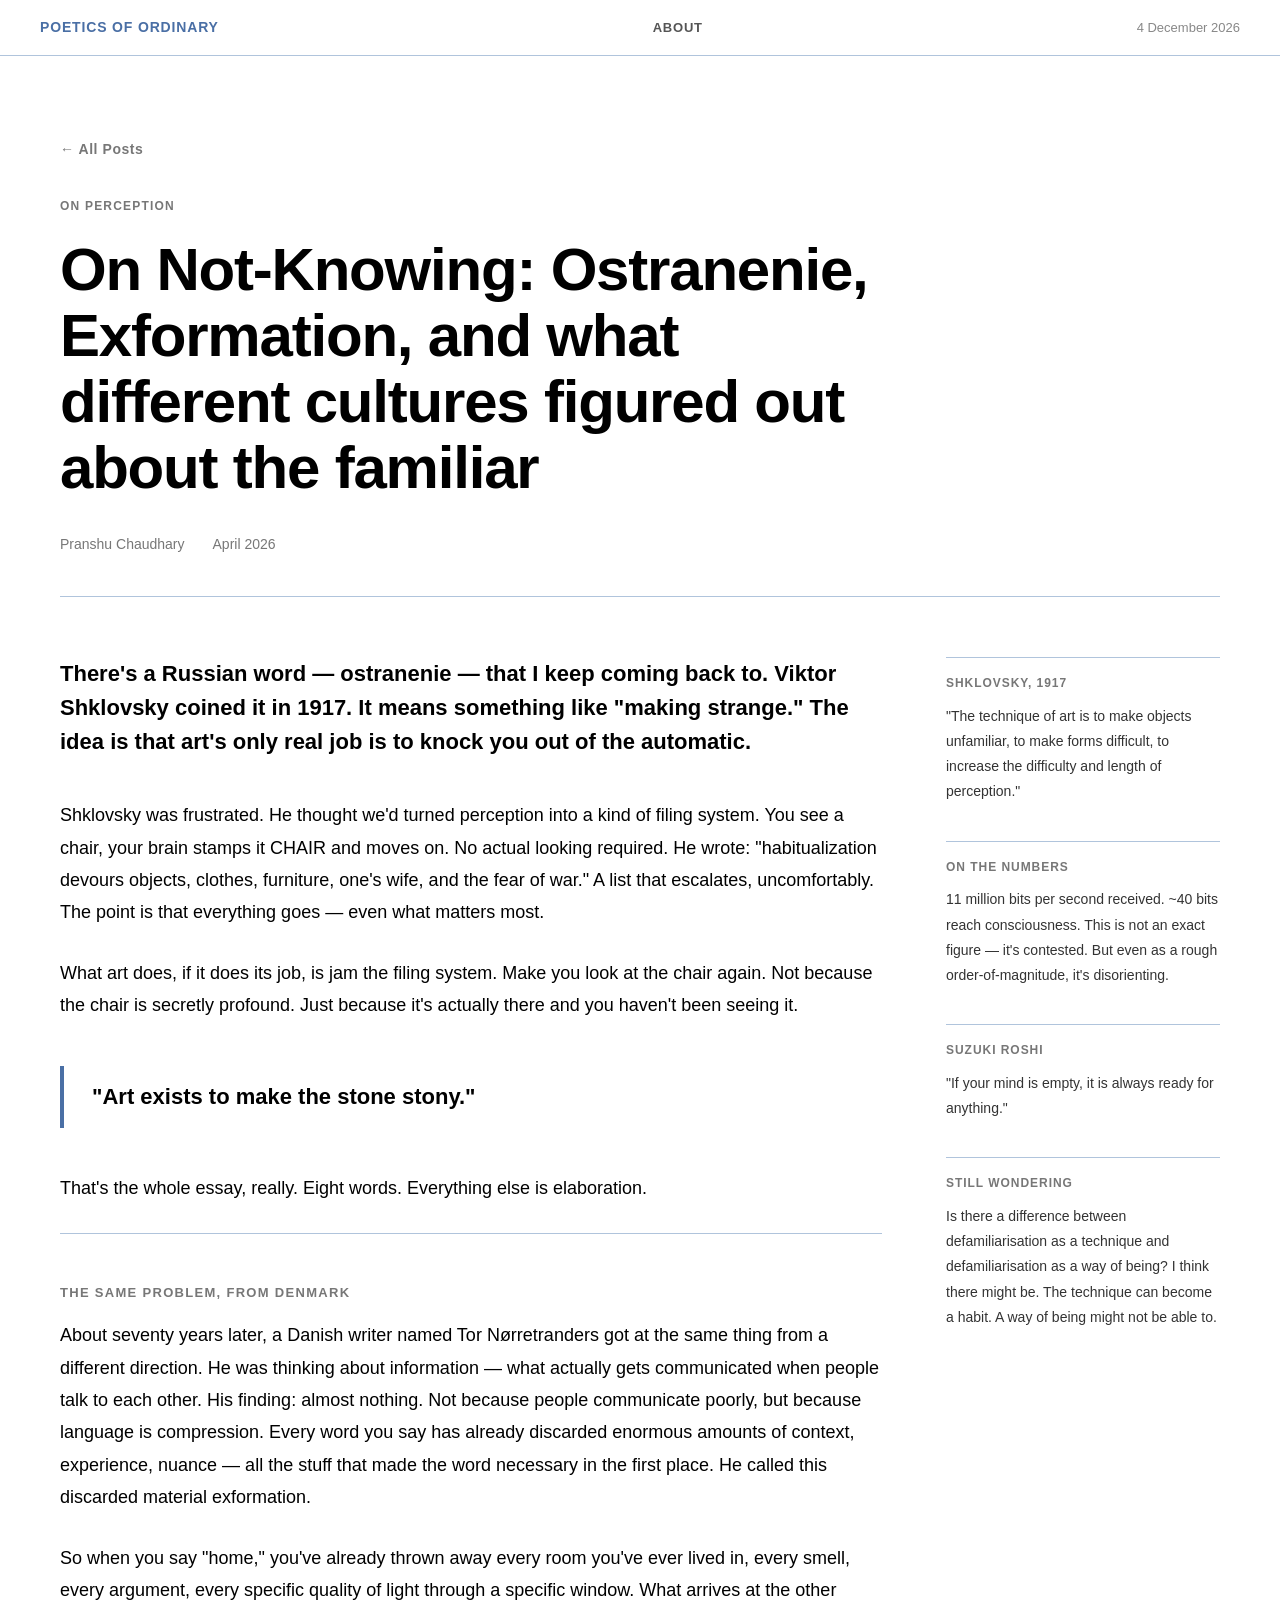
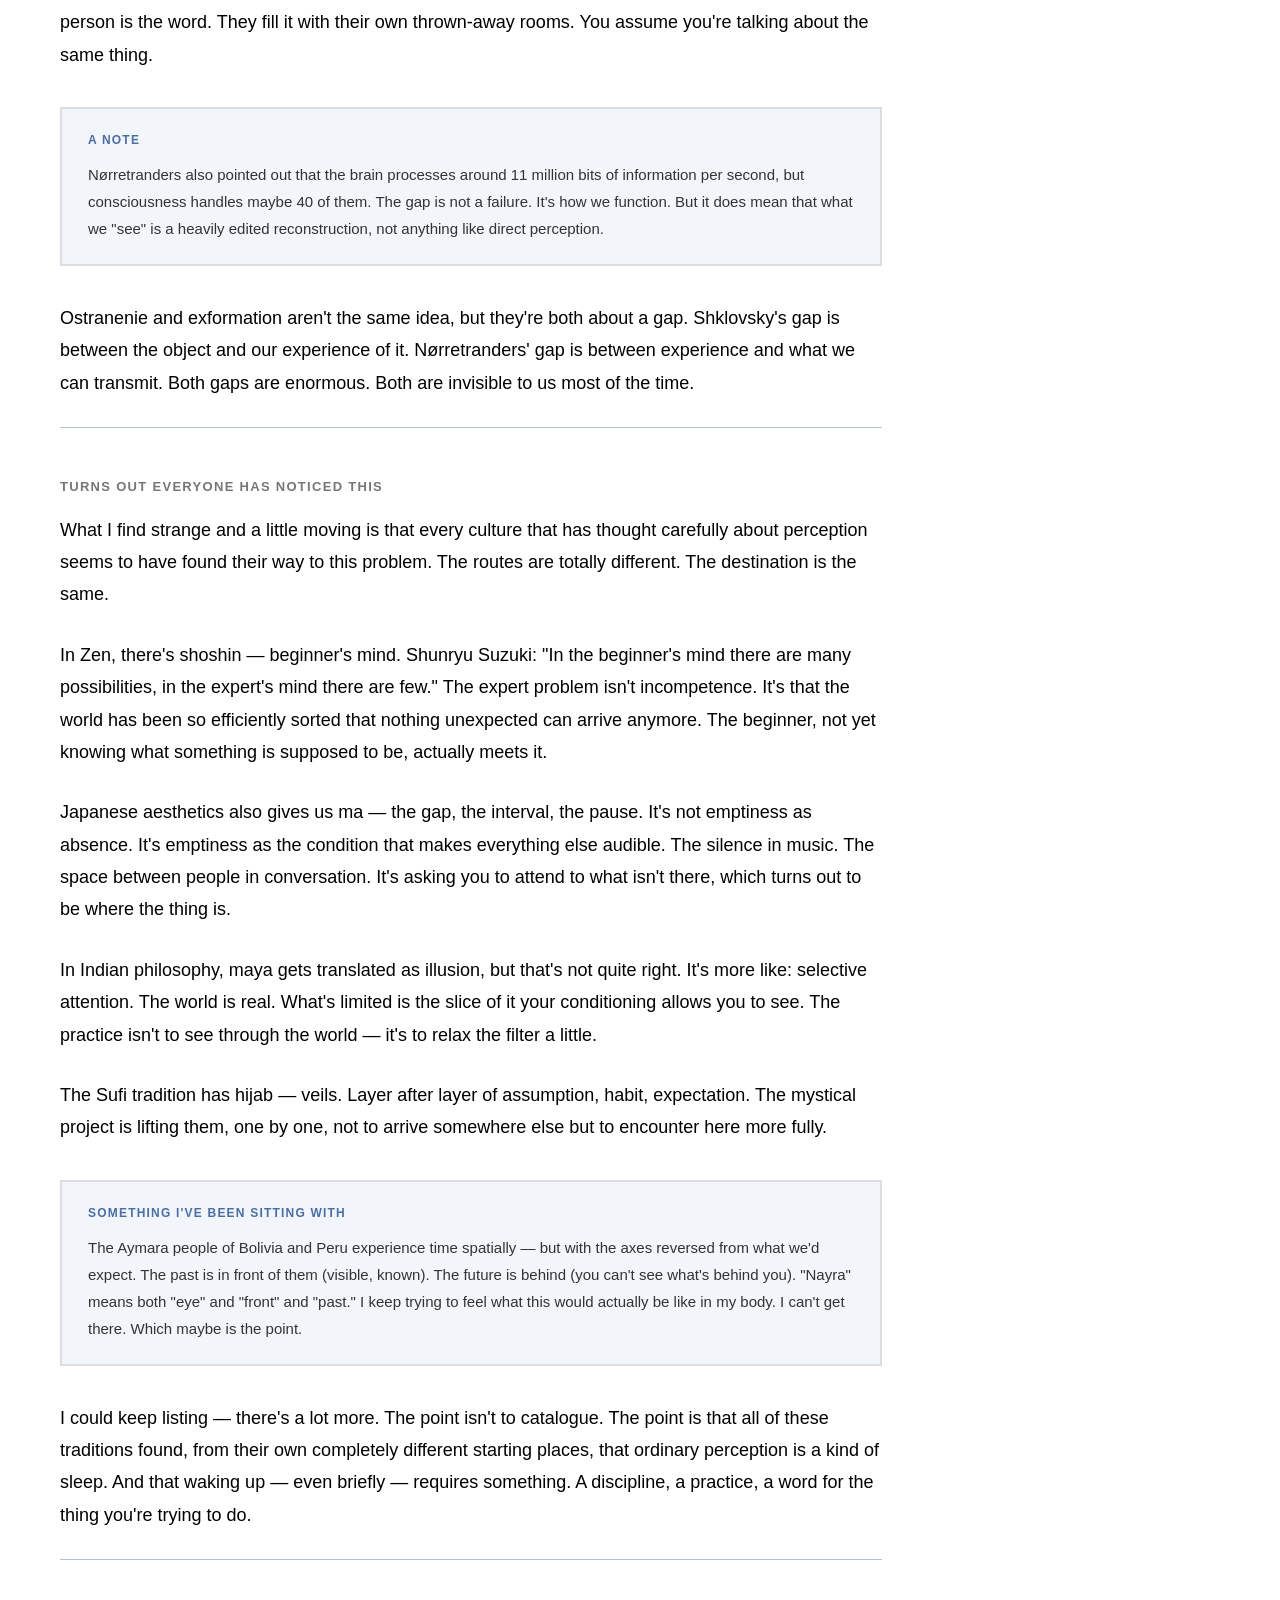
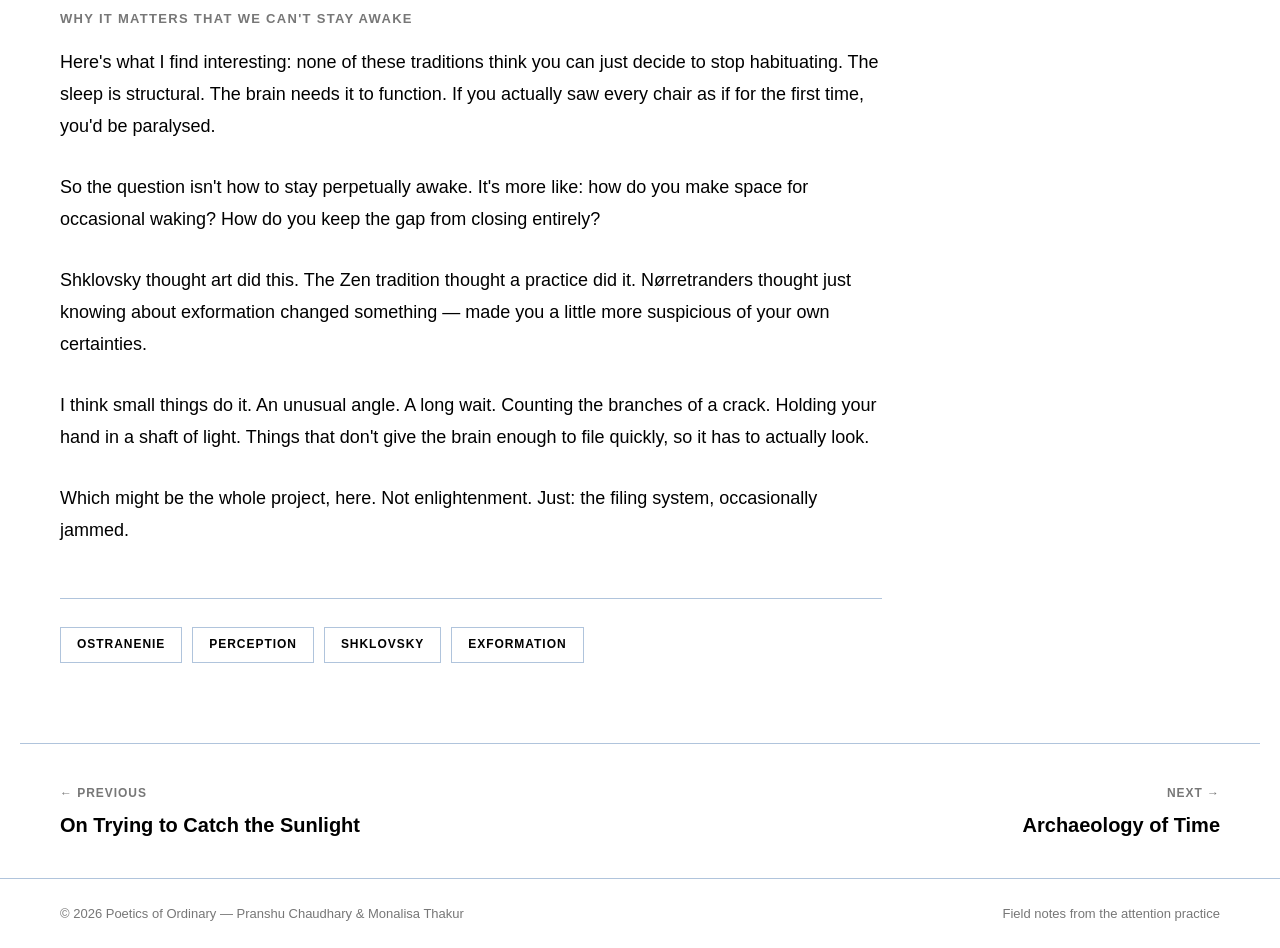
<file: post-ostranenie.html>
<!DOCTYPE html>
<html lang="en">
<head>
  <meta charset="UTF-8">
  <meta name="viewport" content="width=device-width, initial-scale=1.0">
  <title>On Not-Knowing: Ostranenie, Exformation, and the Familiar — Poetics of Ordinary</title>
  <meta name="description" content="There's a Russian word — ostranenie — that Viktor Shklovsky coined in 1917. The idea is that art's only real job is to knock you out of the automatic. Turns out every culture has found their way to this same problem.">
  <meta name="author" content="Pranshu Kumar Chaudhary">
  <meta name="keywords" content="ostranenie, defamiliarisation, exformation, critical design, perception, attention, design research, Pranshu Kumar Chaudhary">
  <link rel="canonical" href="https://poeticsofordinary.com/post-ostranenie.html">
  <meta property="og:type" content="article">
  <meta property="og:site_name" content="Poetics of Ordinary">
  <meta property="og:title" content="On Not-Knowing: Ostranenie, Exformation, and the Familiar">
  <meta property="og:description" content="There's a Russian word — ostranenie — that Viktor Shklovsky coined in 1917. The idea is that art's only real job is to knock you out of the automatic. Turns out every culture has found their way to this same problem.">
  <meta property="og:url" content="https://poeticsofordinary.com/post-ostranenie.html">
  <meta name="twitter:card" content="summary_large_image">
  <meta name="twitter:title" content="On Not-Knowing: Ostranenie, Exformation, and the Familiar">
  <meta name="twitter:description" content="There's a Russian word — ostranenie — that Viktor Shklovsky coined in 1917. The idea is that art's only real job is to knock you out of the automatic.">
  <script type="application/ld+json">
  {
    "@context": "https://schema.org",
    "@type": "Article",
    "@id": "https://poeticsofordinary.com/post-ostranenie.html",
    "headline": "On Not-Knowing: Ostranenie, Exformation, and what different cultures figured out about the familiar",
    "description": "There's a Russian word — ostranenie — that Viktor Shklovsky coined in 1917. The idea is that art's only real job is to knock you out of the automatic. Turns out every culture has found their way to this same problem.",
    "url": "https://poeticsofordinary.com/post-ostranenie.html",
    "datePublished": "2026-04",
    "inLanguage": "en",
    "author": {
      "@type": "Person",
      "@id": "https://poeticsofordinary.com/#pranshu",
      "name": "Pranshu Kumar Chaudhary"
    },
    "publisher": {
      "@type": "Organization",
      "name": "Poetics of Ordinary",
      "url": "https://poeticsofordinary.com"
    },
    "isPartOf": {"@id": "https://poeticsofordinary.com/#website"},
    "about": ["Ostranenie", "Defamiliarisation", "Perception", "Critical Design", "Attention", "Design Research"],
    "keywords": "ostranenie, defamiliarisation, exformation, perception, attention, critical design, Shklovsky"
  }
  </script>
  <!-- Google tag (gtag.js) -->
  <script async src="https://www.googletagmanager.com/gtag/js?id=G-73CMMJESGL"></script>
  <script>
    window.dataLayer = window.dataLayer || [];
    function gtag(){dataLayer.push(arguments);}
    gtag('js', new Date());
    gtag('config', 'G-73CMMJESGL');
  </script>
  <link rel="stylesheet" href="styles.css">
  <style>
    .post-header-wrap {
      max-width: 1240px;
      margin: 0 auto;
      padding: 80px 40px 0;
    }
    .post-back { display: inline-block; font-size: 14px; font-weight: 700; color: var(--ink-faint); text-decoration: none; letter-spacing: 0.04em; margin-bottom: 36px; transition: color 0.2s; }
    .post-back:hover { color: var(--ink); }
    .post-tag { display: block; font-size: 12px; text-transform: uppercase; letter-spacing: 0.1em; color: var(--ink-faint); margin-bottom: 20px; font-weight: 700; }
    h1.post-title { font-size: clamp(36px, 5.5vw, 60px); font-weight: 700; line-height: 1.1; letter-spacing: -0.02em; max-width: 860px; margin-bottom: 32px; }
    .post-meta { display: flex; flex-wrap: wrap; gap: 28px; font-size: 14px; color: var(--ink-faint); padding-bottom: 40px; border-bottom: var(--rule); font-weight: 400; }
    .article-wrap { max-width: 1240px; margin: 0 auto; padding: 60px 40px 0; }
    .article-grid { display: grid; grid-template-columns: 3fr 1fr; gap: 64px; align-items: start; }
    .post-content p.lead { font-size: 22px; font-weight: 700; line-height: 1.55; color: var(--ink); margin-bottom: 40px; }
    h2.post-section { font-size: 13px; text-transform: uppercase; letter-spacing: 0.1em; color: var(--ink-faint); font-weight: 700; padding-top: 48px; padding-bottom: 16px; border-top: var(--rule); margin-top: 8px; }
    .post-content p { font-size: 18px; font-weight: 400; line-height: 1.8; color: var(--ink); margin-bottom: 28px; }
    .pull-quote { border-left: 4px solid var(--orange); padding: 16px 28px; margin: 44px 0; }
    .pull-quote p { font-size: 22px; font-weight: 700; line-height: 1.4; color: var(--ink); margin: 0; }
    .field-note { background: var(--cream); border: 2px solid #DDDDDD; padding: 22px 26px; margin: 36px 0; }
    .field-note-label { display: block; font-size: 12px; text-transform: uppercase; letter-spacing: 0.1em; color: var(--orange); margin-bottom: 10px; font-weight: 700; }
    .field-note p { font-size: 15px; line-height: 1.8; color: var(--ink-mid); margin: 0; font-weight: 400; }
    .post-tags { display: flex; flex-wrap: wrap; gap: 10px; margin-top: 52px; padding-top: 28px; border-top: var(--rule); }
    .post-tag-item { font-size: 12px; text-transform: uppercase; letter-spacing: 0.08em; border: var(--rule); padding: 7px 16px; color: var(--fg); font-weight: 700; }
    .post-annotations { position: sticky; top: 80px; }
    .annotation { border-top: var(--rule); padding-top: 16px; margin-bottom: 36px; }
    .annotation-marker { display: block; font-size: 12px; text-transform: uppercase; letter-spacing: 0.08em; color: var(--ink-faint); margin-bottom: 10px; font-weight: 700; }
    .annotation p { font-size: 14px; line-height: 1.8; color: var(--ink-mid); font-weight: 400; }
    .post-nav-wrap { max-width: 1240px; margin: 80px auto 0; padding: 40px; border-top: var(--rule); display: flex; justify-content: space-between; gap: 40px; }
    .post-nav-prev, .post-nav-next { text-decoration: none; color: inherit; }
    .post-nav-label { display: block; font-size: 12px; text-transform: uppercase; letter-spacing: 0.08em; color: var(--ink-faint); margin-bottom: 8px; font-weight: 700; }
    .post-nav-title { display: block; font-size: 20px; font-weight: 700; color: var(--ink); line-height: 1.3; max-width: 320px; transition: color 0.2s; }
    .post-nav-prev:hover .post-nav-title, .post-nav-next:hover .post-nav-title { color: var(--orange); }
    .post-nav-next { text-align: right; }
    .post-nav-next .post-nav-title { margin-left: auto; }
    @media (max-width: 900px) {
      .post-header-wrap { padding: 60px 20px 0; }
      .article-wrap { padding: 40px 20px 0; }
      .article-grid { grid-template-columns: 1fr; gap: 0; }
      .post-annotations { position: static; border-top: var(--rule); padding-top: 40px; margin-top: 40px; }
      .post-nav-wrap { padding: 40px 20px; flex-direction: column; gap: 32px; }
      .post-nav-next { text-align: left; }
    }
  </style>
</head>
<body class="page-body">

  <nav>
    <a class="nav-brand" href="index.html">Poetics of Ordinary</a>
    <ul class="nav-links">
      <li><a href="about.html">About</a></li>
    </ul>
    <span class="nav-date" id="nav-date"></span>
  </nav>

  <div class="post-header-wrap">
    <a class="post-back" href="index.html">← All Posts</a>
    <span class="post-tag">On Perception</span>
    <h1 class="post-title">On Not-Knowing: Ostranenie, Exformation, and what different cultures figured out about the familiar</h1>
    <div class="post-meta">
      <span>Pranshu Chaudhary</span>
      <span>April 2026</span>
    </div>
  </div>

  <div class="article-wrap">
    <div class="article-grid">

      <div class="post-content">

        <p class="lead">There's a Russian word — ostranenie — that I keep coming back to. Viktor Shklovsky coined it in 1917. It means something like "making strange." The idea is that art's only real job is to knock you out of the automatic.</p>

        <p>Shklovsky was frustrated. He thought we'd turned perception into a kind of filing system. You see a chair, your brain stamps it CHAIR and moves on. No actual looking required. He wrote: "habitualization devours objects, clothes, furniture, one's wife, and the fear of war." A list that escalates, uncomfortably. The point is that everything goes — even what matters most.</p>

        <p>What art does, if it does its job, is jam the filing system. Make you look at the chair again. Not because the chair is secretly profound. Just because it's actually there and you haven't been seeing it.</p>

        <div class="pull-quote">
          <p>"Art exists to make the stone stony."</p>
        </div>

        <p>That's the whole essay, really. Eight words. Everything else is elaboration.</p>

        <h2 class="post-section">The Same Problem, from Denmark</h2>

        <p>About seventy years later, a Danish writer named Tor Nørretranders got at the same thing from a different direction. He was thinking about information — what actually gets communicated when people talk to each other. His finding: almost nothing. Not because people communicate poorly, but because language is compression. Every word you say has already discarded enormous amounts of context, experience, nuance — all the stuff that made the word necessary in the first place. He called this discarded material exformation.</p>

        <p>So when you say "home," you've already thrown away every room you've ever lived in, every smell, every argument, every specific quality of light through a specific window. What arrives at the other person is the word. They fill it with their own thrown-away rooms. You assume you're talking about the same thing.</p>

        <div class="field-note">
          <span class="field-note-label">A note</span>
          <p>Nørretranders also pointed out that the brain processes around 11 million bits of information per second, but consciousness handles maybe 40 of them. The gap is not a failure. It's how we function. But it does mean that what we "see" is a heavily edited reconstruction, not anything like direct perception.</p>
        </div>

        <p>Ostranenie and exformation aren't the same idea, but they're both about a gap. Shklovsky's gap is between the object and our experience of it. Nørretranders' gap is between experience and what we can transmit. Both gaps are enormous. Both are invisible to us most of the time.</p>

        <h2 class="post-section">Turns Out Everyone Has Noticed This</h2>

        <p>What I find strange and a little moving is that every culture that has thought carefully about perception seems to have found their way to this problem. The routes are totally different. The destination is the same.</p>

        <p>In Zen, there's shoshin — beginner's mind. Shunryu Suzuki: "In the beginner's mind there are many possibilities, in the expert's mind there are few." The expert problem isn't incompetence. It's that the world has been so efficiently sorted that nothing unexpected can arrive anymore. The beginner, not yet knowing what something is supposed to be, actually meets it.</p>

        <p>Japanese aesthetics also gives us ma — the gap, the interval, the pause. It's not emptiness as absence. It's emptiness as the condition that makes everything else audible. The silence in music. The space between people in conversation. It's asking you to attend to what isn't there, which turns out to be where the thing is.</p>

        <p>In Indian philosophy, maya gets translated as illusion, but that's not quite right. It's more like: selective attention. The world is real. What's limited is the slice of it your conditioning allows you to see. The practice isn't to see through the world — it's to relax the filter a little.</p>

        <p>The Sufi tradition has hijab — veils. Layer after layer of assumption, habit, expectation. The mystical project is lifting them, one by one, not to arrive somewhere else but to encounter here more fully.</p>

        <div class="field-note">
          <span class="field-note-label">Something I've been sitting with</span>
          <p>The Aymara people of Bolivia and Peru experience time spatially — but with the axes reversed from what we'd expect. The past is in front of them (visible, known). The future is behind (you can't see what's behind you). "Nayra" means both "eye" and "front" and "past." I keep trying to feel what this would actually be like in my body. I can't get there. Which maybe is the point.</p>
        </div>

        <p>I could keep listing — there's a lot more. The point isn't to catalogue. The point is that all of these traditions found, from their own completely different starting places, that ordinary perception is a kind of sleep. And that waking up — even briefly — requires something. A discipline, a practice, a word for the thing you're trying to do.</p>

        <h2 class="post-section">Why It Matters That We Can't Stay Awake</h2>

        <p>Here's what I find interesting: none of these traditions think you can just decide to stop habituating. The sleep is structural. The brain needs it to function. If you actually saw every chair as if for the first time, you'd be paralysed.</p>

        <p>So the question isn't how to stay perpetually awake. It's more like: how do you make space for occasional waking? How do you keep the gap from closing entirely?</p>

        <p>Shklovsky thought art did this. The Zen tradition thought a practice did it. Nørretranders thought just knowing about exformation changed something — made you a little more suspicious of your own certainties.</p>

        <p>I think small things do it. An unusual angle. A long wait. Counting the branches of a crack. Holding your hand in a shaft of light. Things that don't give the brain enough to file quickly, so it has to actually look.</p>

        <p>Which might be the whole project, here. Not enlightenment. Just: the filing system, occasionally jammed.</p>

        <div class="post-tags">
          <span class="post-tag-item">Ostranenie</span>
          <span class="post-tag-item">Perception</span>
          <span class="post-tag-item">Shklovsky</span>
          <span class="post-tag-item">Exformation</span>
        </div>

      </div>

      <aside class="post-annotations">
        <div class="annotation">
          <span class="annotation-marker">Shklovsky, 1917</span>
          <p>"The technique of art is to make objects unfamiliar, to make forms difficult, to increase the difficulty and length of perception."</p>
        </div>
        <div class="annotation">
          <span class="annotation-marker">On the numbers</span>
          <p>11 million bits per second received. ~40 bits reach consciousness. This is not an exact figure — it's contested. But even as a rough order-of-magnitude, it's disorienting.</p>
        </div>
        <div class="annotation">
          <span class="annotation-marker">Suzuki Roshi</span>
          <p>"If your mind is empty, it is always ready for anything."</p>
        </div>
        <div class="annotation">
          <span class="annotation-marker">Still wondering</span>
          <p>Is there a difference between defamiliarisation as a technique and defamiliarisation as a way of being? I think there might be. The technique can become a habit. A way of being might not be able to.</p>
        </div>
      </aside>

    </div>
  </div>

  <div class="post-nav-wrap">
    <a class="post-nav-prev" href="post-sunlight.html">
      <span class="post-nav-label">← Previous</span>
      <span class="post-nav-title">On Trying to Catch the Sunlight</span>
    </a>
    <a class="post-nav-next" href="post-time.html">
      <span class="post-nav-label">Next →</span>
      <span class="post-nav-title">Archaeology of Time</span>
    </a>
  </div>

  <footer>
    <div class="footer-inner">
      <span class="footer-left">© 2026 Poetics of Ordinary — Pranshu Chaudhary & Monalisa Thakur</span>
      <span class="footer-right">Field notes from the attention practice</span>
    </div>
  </footer>

  <script type="application/json" id="post-meta">{"number":"01","title":"On Not-Knowing: Ostranenie, Exformation, and what different cultures figured out about the familiar","excerpt":"There's a Russian word — ostranenie — that I keep coming back to. Viktor Shklovsky coined it in 1917. The idea is that art's only real job is to knock you out of the automatic. Turns out every culture has found their way to this same problem.","category":"On Perception","author":"Pranshu Chaudhary","date":"April 2026","file":"post-ostranenie.html"}</script>

  <script>
    (function () {
      var el = document.getElementById('nav-date');
      if (el) el.textContent = new Date().toLocaleDateString('en-GB', { year: 'numeric', month: 'long', day: 'numeric' });
    })();
  </script>
</body>
</html>
</file>
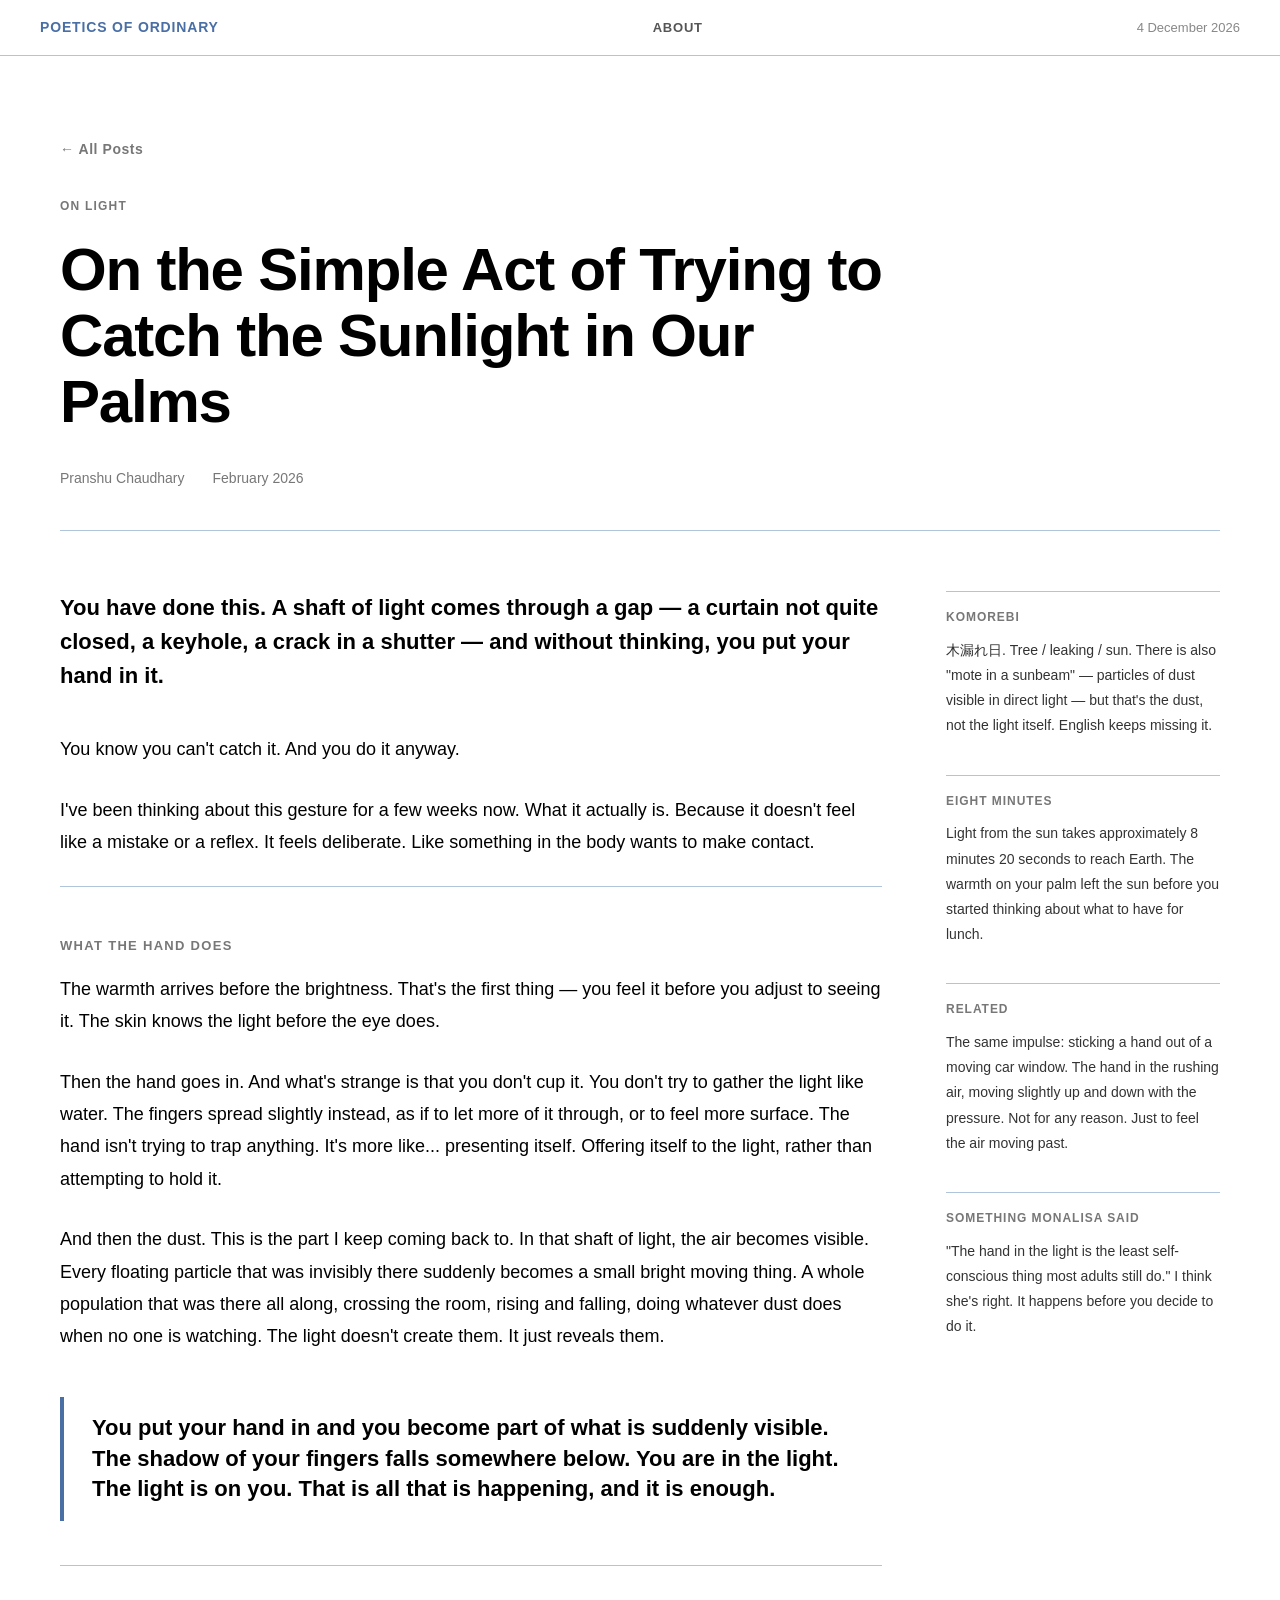
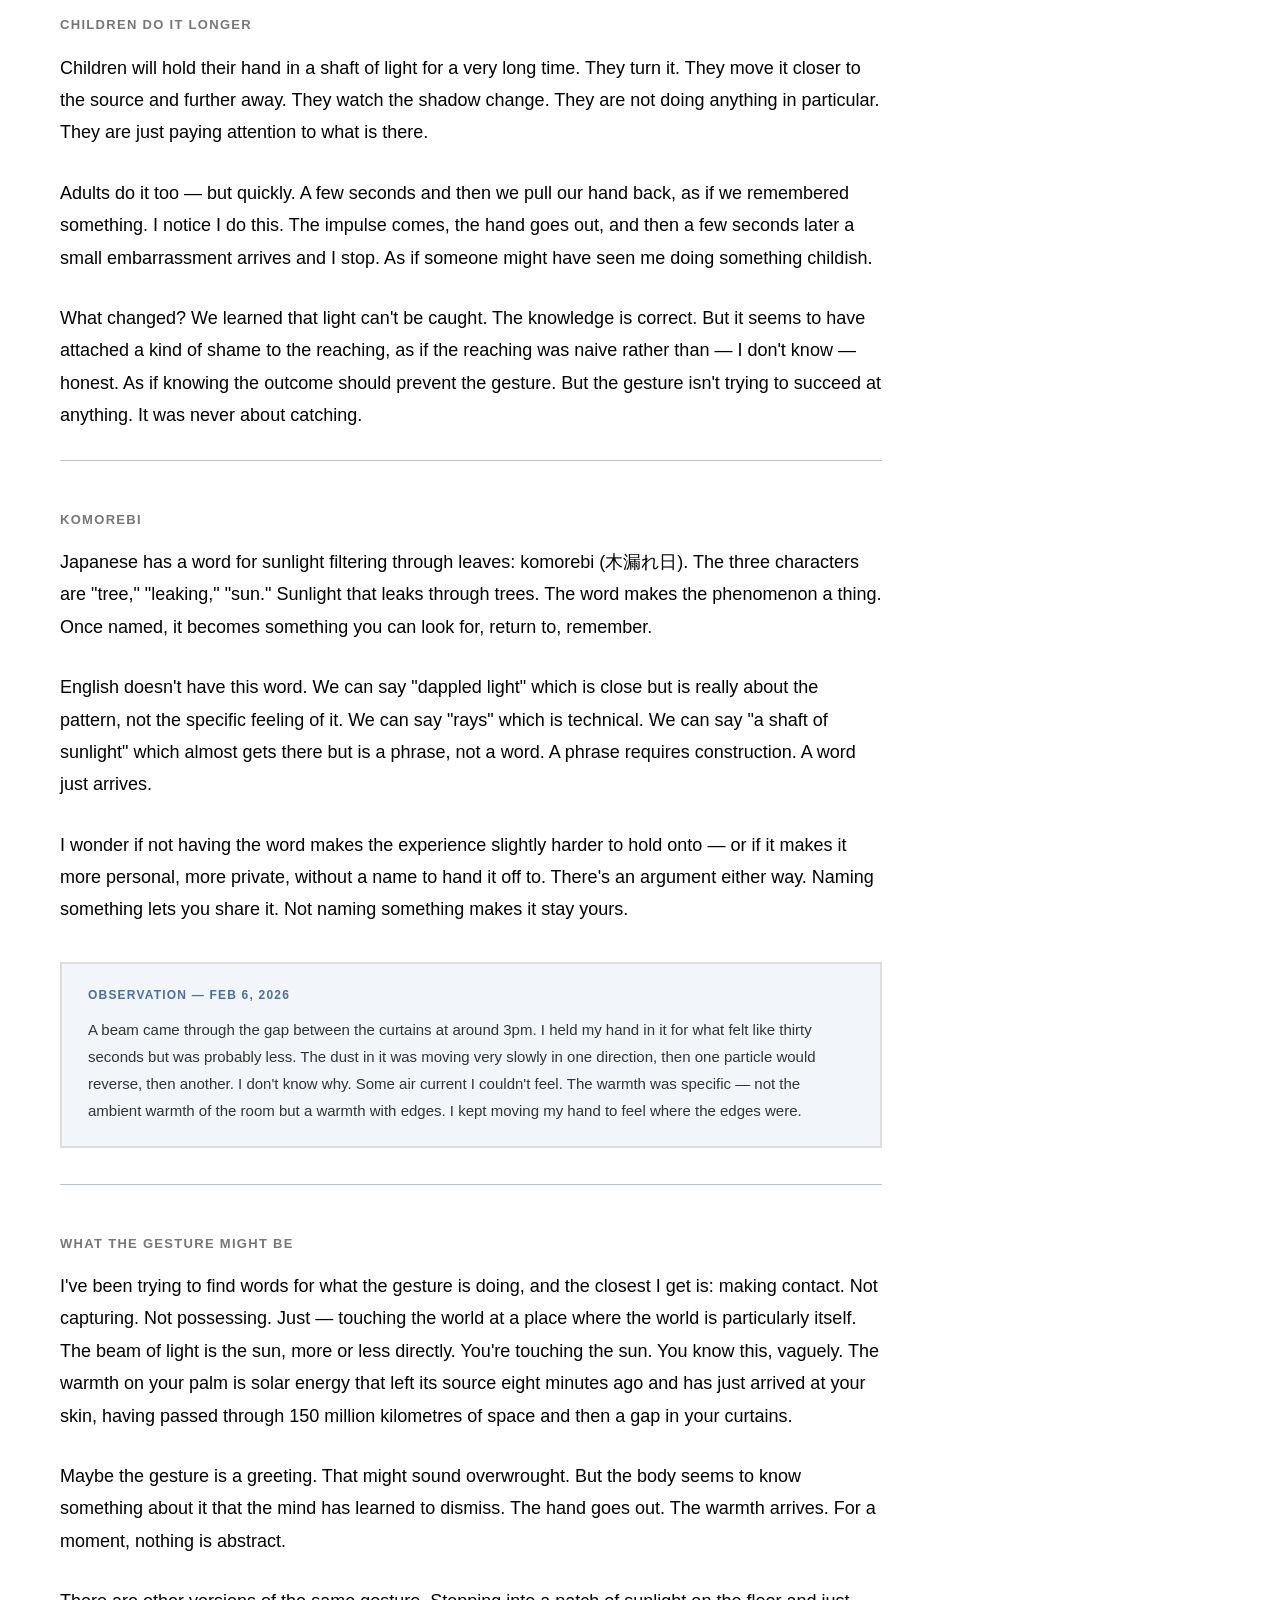
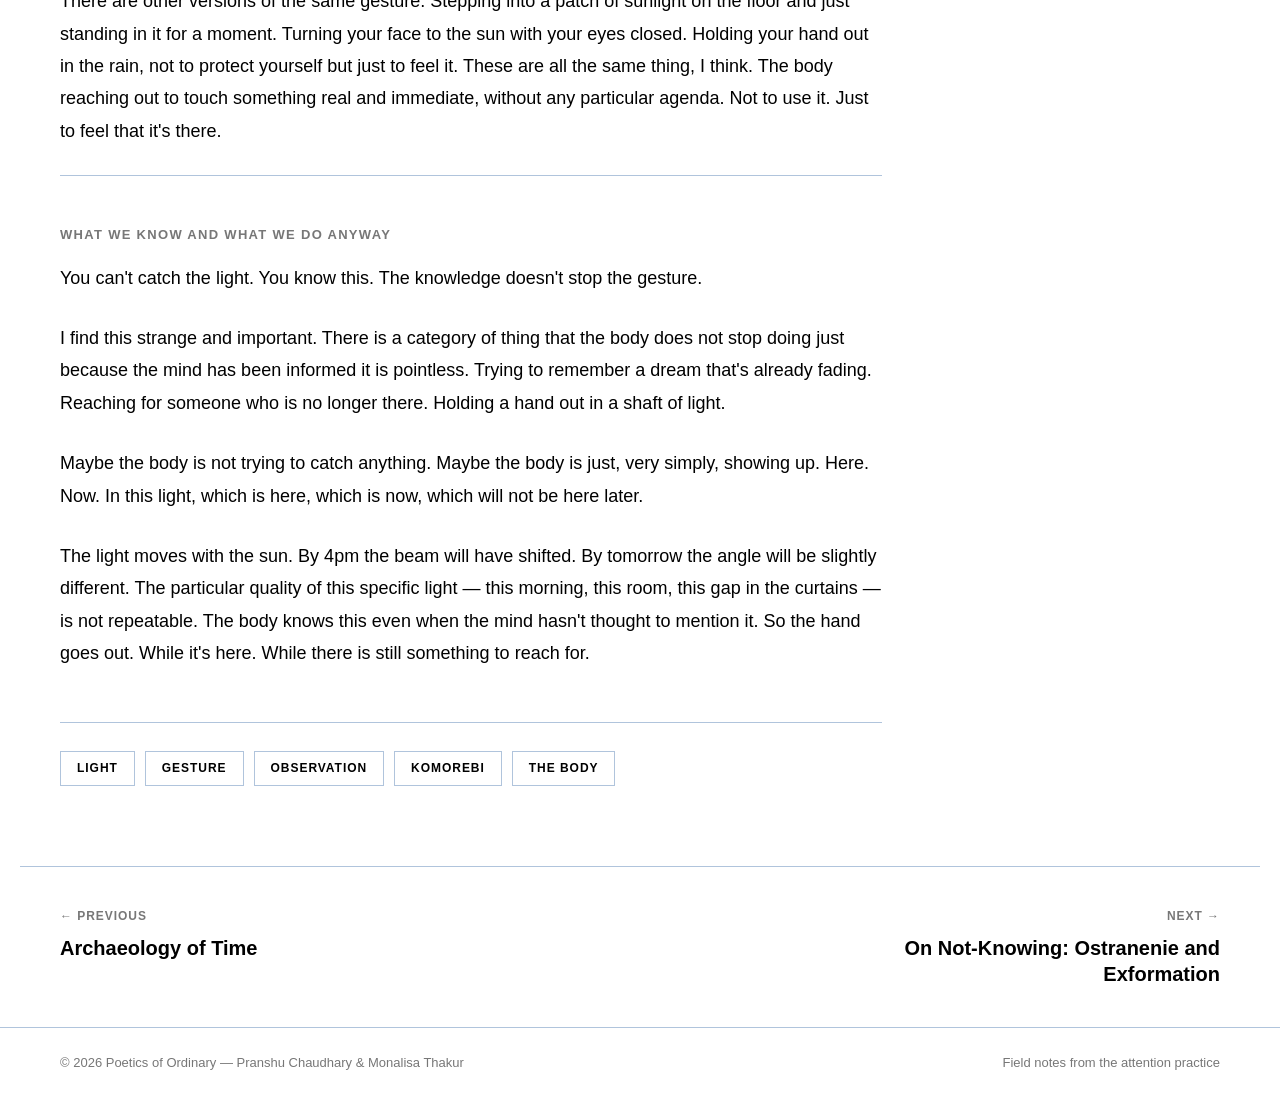
<file: post-sunlight.html>
<!DOCTYPE html>
<html lang="en">
<head>
  <meta charset="UTF-8">
  <meta name="viewport" content="width=device-width, initial-scale=1.0">
  <title>On Trying to Catch the Sunlight — Poetics of Ordinary</title>
  <meta name="description" content="A shaft of light comes through a gap — a curtain not quite closed, a keyhole, a crack in a shutter — and without thinking, you put your hand in it. You know you can't catch it. And you do it anyway.">
  <meta name="author" content="Pranshu Kumar Chaudhary">
  <meta name="keywords" content="light, attention, perception, poetics, Pranshu Kumar Chaudhary, critical design, field notes, ordinary">
  <link rel="canonical" href="https://poeticsofordinary.com/post-sunlight.html">
  <meta property="og:type" content="article">
  <meta property="og:site_name" content="Poetics of Ordinary">
  <meta property="og:title" content="On Trying to Catch the Sunlight — Poetics of Ordinary">
  <meta property="og:description" content="A shaft of light comes through a gap — and without thinking, you put your hand in it. You know you can't catch it. And you do it anyway.">
  <meta property="og:url" content="https://poeticsofordinary.com/post-sunlight.html">
  <meta name="twitter:card" content="summary_large_image">
  <meta name="twitter:title" content="On Trying to Catch the Sunlight">
  <meta name="twitter:description" content="A shaft of light comes through a gap — and without thinking, you put your hand in it. You know you can't catch it. And you do it anyway.">
  <script type="application/ld+json">
  {
    "@context": "https://schema.org",
    "@type": "Article",
    "@id": "https://poeticsofordinary.com/post-sunlight.html",
    "headline": "On the Simple Act of Trying to Catch the Sunlight in Our Palms",
    "description": "A shaft of light comes through a gap — a curtain not quite closed, a keyhole, a crack in a shutter — and without thinking, you put your hand in it. You know you can't catch it. And you do it anyway.",
    "url": "https://poeticsofordinary.com/post-sunlight.html",
    "datePublished": "2026-04",
    "inLanguage": "en",
    "author": {
      "@type": "Person",
      "@id": "https://poeticsofordinary.com/#pranshu",
      "name": "Pranshu Kumar Chaudhary"
    },
    "publisher": {
      "@type": "Organization",
      "name": "Poetics of Ordinary",
      "url": "https://poeticsofordinary.com"
    },
    "isPartOf": {"@id": "https://poeticsofordinary.com/#website"},
    "about": ["Perception", "Attention", "Light", "Phenomenology", "Poetics of Everyday Life"],
    "keywords": "light, sunlight, attention, perception, poetics, ordinary, field notes"
  }
  </script>
  <!-- Google tag (gtag.js) -->
  <script async src="https://www.googletagmanager.com/gtag/js?id=G-73CMMJESGL"></script>
  <script>
    window.dataLayer = window.dataLayer || [];
    function gtag(){dataLayer.push(arguments);}
    gtag('js', new Date());
    gtag('config', 'G-73CMMJESGL');
  </script>
  <link rel="stylesheet" href="styles.css">
  <style>
    .post-header-wrap {
      max-width: 1240px;
      margin: 0 auto;
      padding: 80px 40px 0;
    }
    .post-back { display: inline-block; font-size: 14px; font-weight: 700; color: var(--ink-faint); text-decoration: none; letter-spacing: 0.04em; margin-bottom: 36px; transition: color 0.2s; }
    .post-back:hover { color: var(--ink); }
    .post-tag { display: block; font-size: 12px; text-transform: uppercase; letter-spacing: 0.1em; color: var(--ink-faint); margin-bottom: 20px; font-weight: 700; }
    h1.post-title { font-size: clamp(36px, 5.5vw, 60px); font-weight: 700; line-height: 1.1; letter-spacing: -0.02em; max-width: 860px; margin-bottom: 32px; }
    .post-meta { display: flex; flex-wrap: wrap; gap: 28px; font-size: 14px; color: var(--ink-faint); padding-bottom: 40px; border-bottom: var(--rule); font-weight: 400; }
    .article-wrap { max-width: 1240px; margin: 0 auto; padding: 60px 40px 0; }
    .article-grid { display: grid; grid-template-columns: 3fr 1fr; gap: 64px; align-items: start; }
    .post-content p.lead { font-size: 22px; font-weight: 700; line-height: 1.55; color: var(--ink); margin-bottom: 40px; }
    h2.post-section { font-size: 13px; text-transform: uppercase; letter-spacing: 0.1em; color: var(--ink-faint); font-weight: 700; padding-top: 48px; padding-bottom: 16px; border-top: var(--rule); margin-top: 8px; }
    .post-content p { font-size: 18px; font-weight: 400; line-height: 1.8; color: var(--ink); margin-bottom: 28px; }
    .pull-quote { border-left: 4px solid var(--orange); padding: 16px 28px; margin: 44px 0; }
    .pull-quote p { font-size: 22px; font-weight: 700; line-height: 1.4; color: var(--ink); margin: 0; }
    .field-note { background: var(--cream); border: 2px solid #DDDDDD; padding: 22px 26px; margin: 36px 0; }
    .field-note-label { display: block; font-size: 12px; text-transform: uppercase; letter-spacing: 0.1em; color: var(--orange); margin-bottom: 10px; font-weight: 700; }
    .field-note p { font-size: 15px; line-height: 1.8; color: var(--ink-mid); margin: 0; font-weight: 400; }
    .post-tags { display: flex; flex-wrap: wrap; gap: 10px; margin-top: 52px; padding-top: 28px; border-top: var(--rule); }
    .post-tag-item { font-size: 12px; text-transform: uppercase; letter-spacing: 0.08em; border: var(--rule); padding: 7px 16px; color: var(--fg); font-weight: 700; }
    .post-annotations { position: sticky; top: 80px; }
    .annotation { border-top: var(--rule); padding-top: 16px; margin-bottom: 36px; }
    .annotation-marker { display: block; font-size: 12px; text-transform: uppercase; letter-spacing: 0.08em; color: var(--ink-faint); margin-bottom: 10px; font-weight: 700; }
    .annotation p { font-size: 14px; line-height: 1.8; color: var(--ink-mid); font-weight: 400; }
    .post-nav-wrap { max-width: 1240px; margin: 80px auto 0; padding: 40px; border-top: var(--rule); display: flex; justify-content: space-between; gap: 40px; }
    .post-nav-prev, .post-nav-next { text-decoration: none; color: inherit; }
    .post-nav-label { display: block; font-size: 12px; text-transform: uppercase; letter-spacing: 0.08em; color: var(--ink-faint); margin-bottom: 8px; font-weight: 700; }
    .post-nav-title { display: block; font-size: 20px; font-weight: 700; color: var(--ink); line-height: 1.3; max-width: 320px; transition: color 0.2s; }
    .post-nav-prev:hover .post-nav-title, .post-nav-next:hover .post-nav-title { color: var(--orange); }
    .post-nav-next { text-align: right; }
    .post-nav-next .post-nav-title { margin-left: auto; }
    @media (max-width: 900px) {
      .post-header-wrap { padding: 60px 20px 0; }
      .article-wrap { padding: 40px 20px 0; }
      .article-grid { grid-template-columns: 1fr; gap: 0; }
      .post-annotations { position: static; border-top: var(--rule); padding-top: 40px; margin-top: 40px; }
      .post-nav-wrap { padding: 40px 20px; flex-direction: column; gap: 32px; }
      .post-nav-next { text-align: left; }
    }
  </style>
</head>
<body class="page-body">

  <nav>
    <a class="nav-brand" href="index.html">Poetics of Ordinary</a>
    <ul class="nav-links">
      <li><a href="about.html">About</a></li>
    </ul>
    <span class="nav-date" id="nav-date"></span>
  </nav>

  <div class="post-header-wrap">
    <a class="post-back" href="index.html">← All Posts</a>
    <span class="post-tag">On Light</span>
    <h1 class="post-title">On the Simple Act of Trying to Catch the Sunlight in Our Palms</h1>
    <div class="post-meta">
      <span>Pranshu Chaudhary</span>
      <span>February 2026</span>
    </div>
  </div>

  <div class="article-wrap">
    <div class="article-grid">

      <div class="post-content">

        <p class="lead">You have done this. A shaft of light comes through a gap — a curtain not quite closed, a keyhole, a crack in a shutter — and without thinking, you put your hand in it.</p>

        <p>You know you can't catch it. And you do it anyway.</p>

        <p>I've been thinking about this gesture for a few weeks now. What it actually is. Because it doesn't feel like a mistake or a reflex. It feels deliberate. Like something in the body wants to make contact.</p>

        <h2 class="post-section">What the Hand Does</h2>

        <p>The warmth arrives before the brightness. That's the first thing — you feel it before you adjust to seeing it. The skin knows the light before the eye does.</p>

        <p>Then the hand goes in. And what's strange is that you don't cup it. You don't try to gather the light like water. The fingers spread slightly instead, as if to let more of it through, or to feel more surface. The hand isn't trying to trap anything. It's more like... presenting itself. Offering itself to the light, rather than attempting to hold it.</p>

        <p>And then the dust. This is the part I keep coming back to. In that shaft of light, the air becomes visible. Every floating particle that was invisibly there suddenly becomes a small bright moving thing. A whole population that was there all along, crossing the room, rising and falling, doing whatever dust does when no one is watching. The light doesn't create them. It just reveals them.</p>

        <div class="pull-quote">
          <p>You put your hand in and you become part of what is suddenly visible. The shadow of your fingers falls somewhere below. You are in the light. The light is on you. That is all that is happening, and it is enough.</p>
        </div>

        <h2 class="post-section">Children Do It Longer</h2>

        <p>Children will hold their hand in a shaft of light for a very long time. They turn it. They move it closer to the source and further away. They watch the shadow change. They are not doing anything in particular. They are just paying attention to what is there.</p>

        <p>Adults do it too — but quickly. A few seconds and then we pull our hand back, as if we remembered something. I notice I do this. The impulse comes, the hand goes out, and then a few seconds later a small embarrassment arrives and I stop. As if someone might have seen me doing something childish.</p>

        <p>What changed? We learned that light can't be caught. The knowledge is correct. But it seems to have attached a kind of shame to the reaching, as if the reaching was naive rather than — I don't know — honest. As if knowing the outcome should prevent the gesture. But the gesture isn't trying to succeed at anything. It was never about catching.</p>

        <h2 class="post-section">Komorebi</h2>

        <p>Japanese has a word for sunlight filtering through leaves: komorebi (木漏れ日). The three characters are "tree," "leaking," "sun." Sunlight that leaks through trees. The word makes the phenomenon a thing. Once named, it becomes something you can look for, return to, remember.</p>

        <p>English doesn't have this word. We can say "dappled light" which is close but is really about the pattern, not the specific feeling of it. We can say "rays" which is technical. We can say "a shaft of sunlight" which almost gets there but is a phrase, not a word. A phrase requires construction. A word just arrives.</p>

        <p>I wonder if not having the word makes the experience slightly harder to hold onto — or if it makes it more personal, more private, without a name to hand it off to. There's an argument either way. Naming something lets you share it. Not naming something makes it stay yours.</p>

        <div class="field-note">
          <span class="field-note-label">Observation — Feb 6, 2026</span>
          <p>A beam came through the gap between the curtains at around 3pm. I held my hand in it for what felt like thirty seconds but was probably less. The dust in it was moving very slowly in one direction, then one particle would reverse, then another. I don't know why. Some air current I couldn't feel. The warmth was specific — not the ambient warmth of the room but a warmth with edges. I kept moving my hand to feel where the edges were.</p>
        </div>

        <h2 class="post-section">What the Gesture Might Be</h2>

        <p>I've been trying to find words for what the gesture is doing, and the closest I get is: making contact. Not capturing. Not possessing. Just — touching the world at a place where the world is particularly itself. The beam of light is the sun, more or less directly. You're touching the sun. You know this, vaguely. The warmth on your palm is solar energy that left its source eight minutes ago and has just arrived at your skin, having passed through 150 million kilometres of space and then a gap in your curtains.</p>

        <p>Maybe the gesture is a greeting. That might sound overwrought. But the body seems to know something about it that the mind has learned to dismiss. The hand goes out. The warmth arrives. For a moment, nothing is abstract.</p>

        <p>There are other versions of the same gesture. Stepping into a patch of sunlight on the floor and just standing in it for a moment. Turning your face to the sun with your eyes closed. Holding your hand out in the rain, not to protect yourself but just to feel it. These are all the same thing, I think. The body reaching out to touch something real and immediate, without any particular agenda. Not to use it. Just to feel that it's there.</p>

        <h2 class="post-section">What We Know and What We Do Anyway</h2>

        <p>You can't catch the light. You know this. The knowledge doesn't stop the gesture.</p>

        <p>I find this strange and important. There is a category of thing that the body does not stop doing just because the mind has been informed it is pointless. Trying to remember a dream that's already fading. Reaching for someone who is no longer there. Holding a hand out in a shaft of light.</p>

        <p>Maybe the body is not trying to catch anything. Maybe the body is just, very simply, showing up. Here. Now. In this light, which is here, which is now, which will not be here later.</p>

        <p>The light moves with the sun. By 4pm the beam will have shifted. By tomorrow the angle will be slightly different. The particular quality of this specific light — this morning, this room, this gap in the curtains — is not repeatable. The body knows this even when the mind hasn't thought to mention it. So the hand goes out. While it's here. While there is still something to reach for.</p>

        <div class="post-tags">
          <span class="post-tag-item">Light</span>
          <span class="post-tag-item">Gesture</span>
          <span class="post-tag-item">Observation</span>
          <span class="post-tag-item">Komorebi</span>
          <span class="post-tag-item">The Body</span>
        </div>

      </div>

      <aside class="post-annotations">
        <div class="annotation">
          <span class="annotation-marker">Komorebi</span>
          <p>木漏れ日. Tree / leaking / sun. There is also "mote in a sunbeam" — particles of dust visible in direct light — but that's the dust, not the light itself. English keeps missing it.</p>
        </div>
        <div class="annotation">
          <span class="annotation-marker">Eight minutes</span>
          <p>Light from the sun takes approximately 8 minutes 20 seconds to reach Earth. The warmth on your palm left the sun before you started thinking about what to have for lunch.</p>
        </div>
        <div class="annotation">
          <span class="annotation-marker">Related</span>
          <p>The same impulse: sticking a hand out of a moving car window. The hand in the rushing air, moving slightly up and down with the pressure. Not for any reason. Just to feel the air moving past.</p>
        </div>
        <div class="annotation">
          <span class="annotation-marker">Something Monalisa said</span>
          <p>"The hand in the light is the least self-conscious thing most adults still do." I think she's right. It happens before you decide to do it.</p>
        </div>
      </aside>

    </div>
  </div>

  <div class="post-nav-wrap">
    <a class="post-nav-prev" href="post-time.html">
      <span class="post-nav-label">← Previous</span>
      <span class="post-nav-title">Archaeology of Time</span>
    </a>
    <a class="post-nav-next" href="post-ostranenie.html">
      <span class="post-nav-label">Next →</span>
      <span class="post-nav-title">On Not-Knowing: Ostranenie and Exformation</span>
    </a>
  </div>

  <footer>
    <div class="footer-inner">
      <span class="footer-left">© 2026 Poetics of Ordinary — Pranshu Chaudhary & Monalisa Thakur</span>
      <span class="footer-right">Field notes from the attention practice</span>
    </div>
  </footer>

  <script type="application/json" id="post-meta">{"number":"03","title":"On the Simple Act of Trying to Catch the Sunlight in Our Palms","excerpt":"A shaft of light comes through a gap \u2014 a curtain not quite closed, a keyhole, a crack in a shutter \u2014 and without thinking, you put your hand in it. You know you can\u2019t catch it. And you do it anyway.","category":"On Light","author":"Pranshu Chaudhary","date":"April 2026","file":"post-sunlight.html"}</script>

  <script>
    (function () {
      var el = document.getElementById('nav-date');
      if (el) el.textContent = new Date().toLocaleDateString('en-GB', { year: 'numeric', month: 'long', day: 'numeric' });
    })();
  </script>
</body>
</html>
</file>
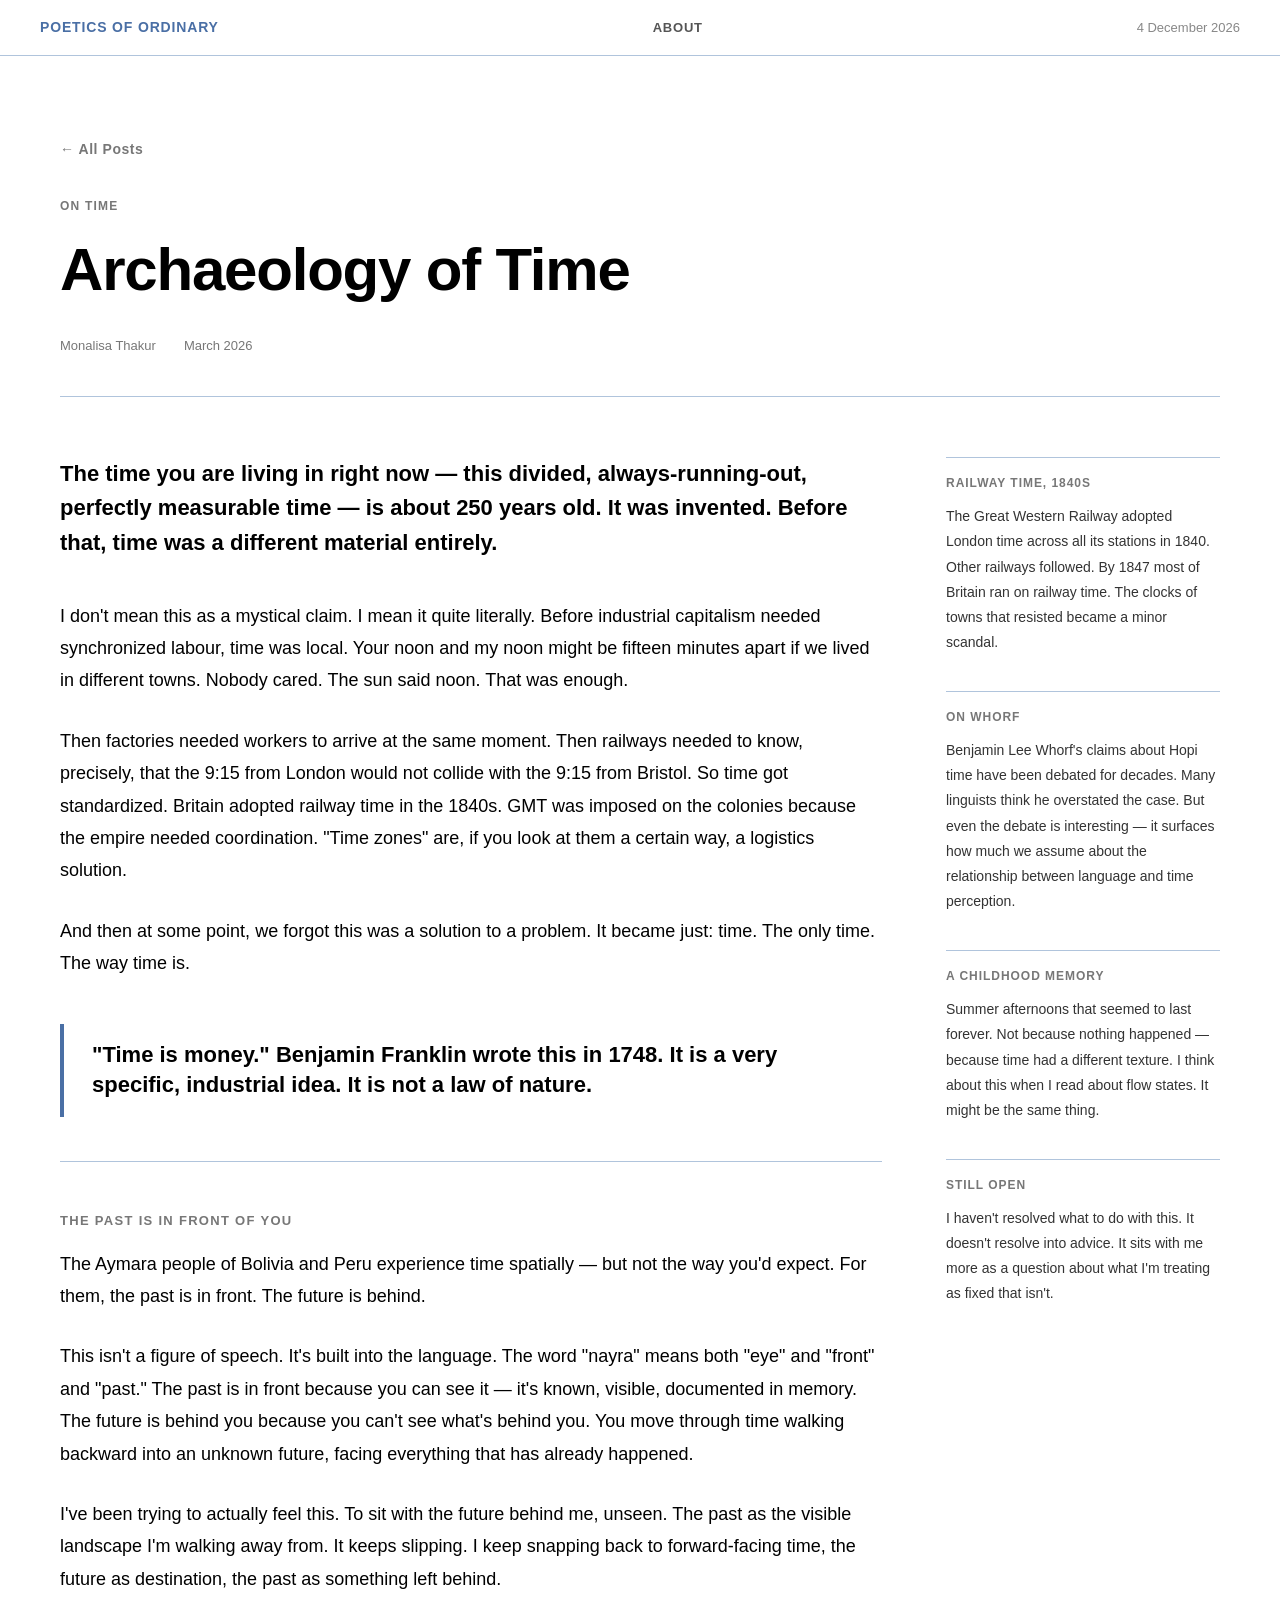
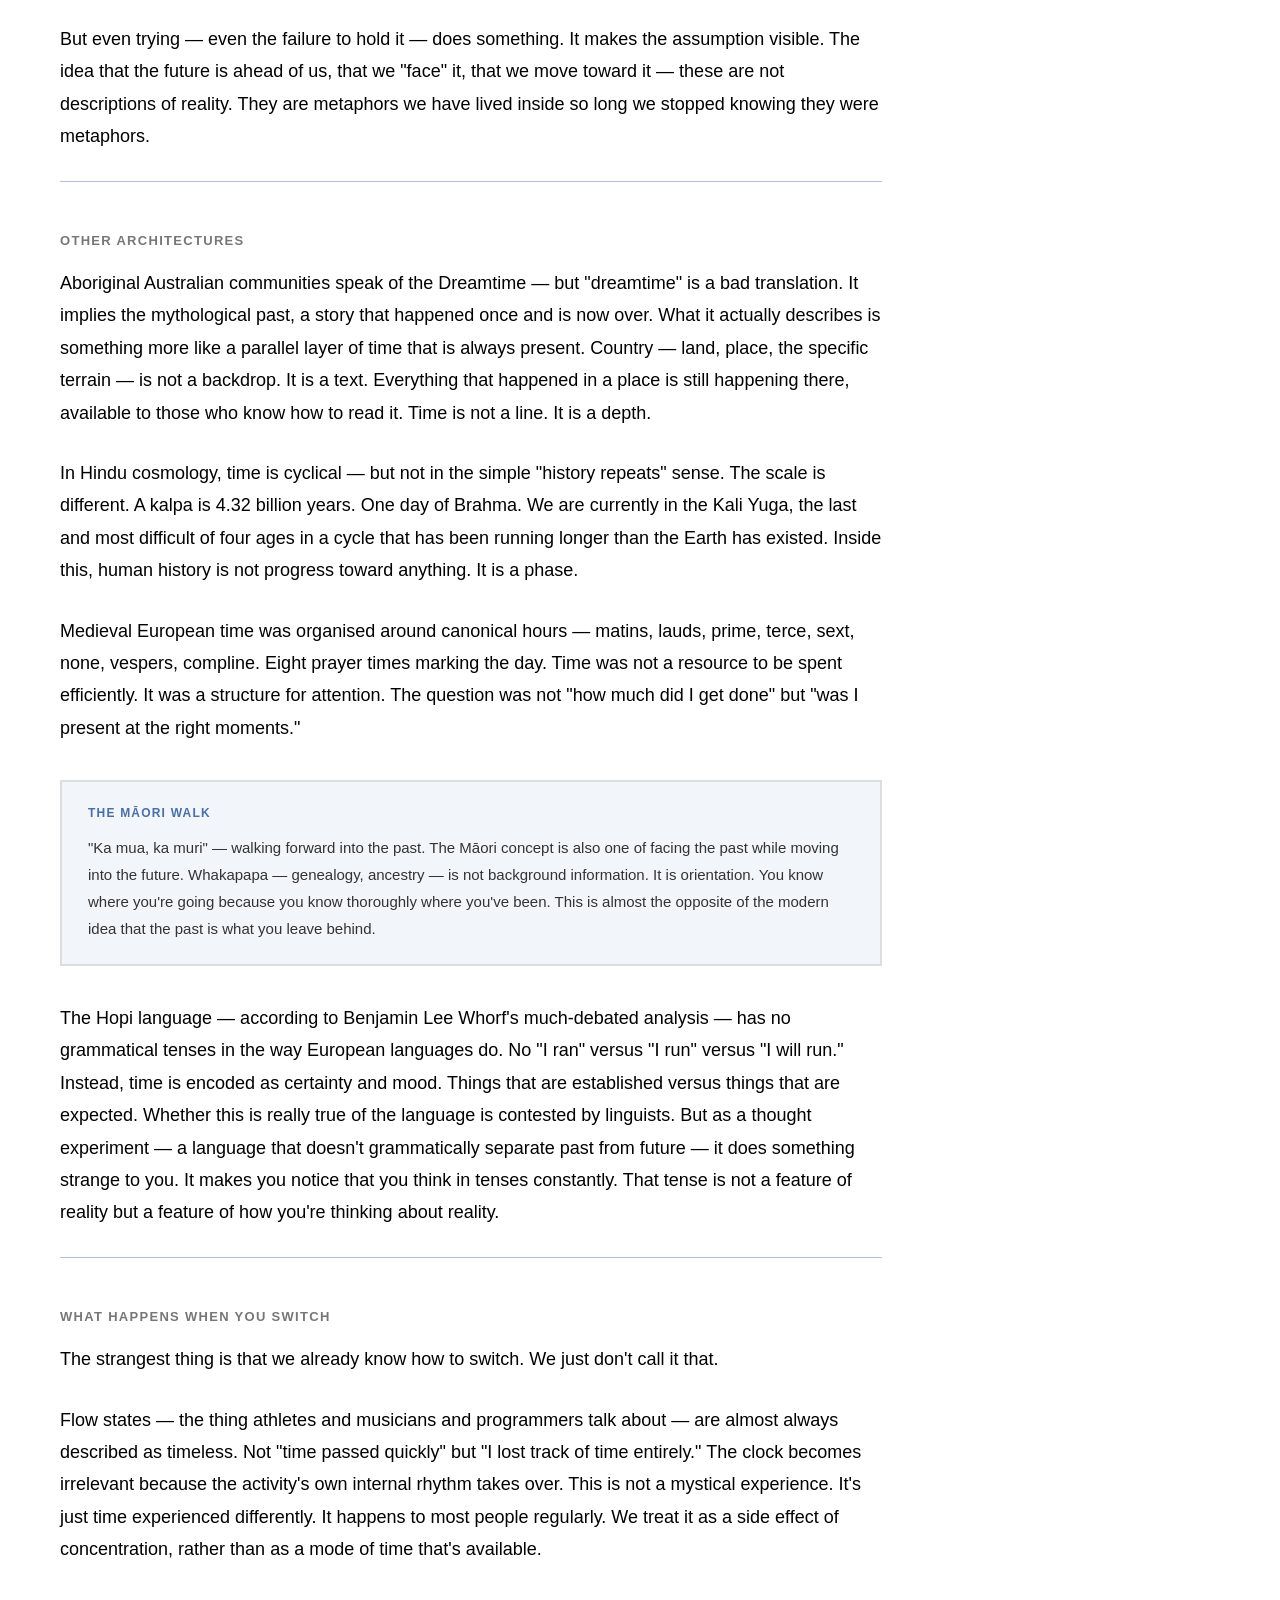
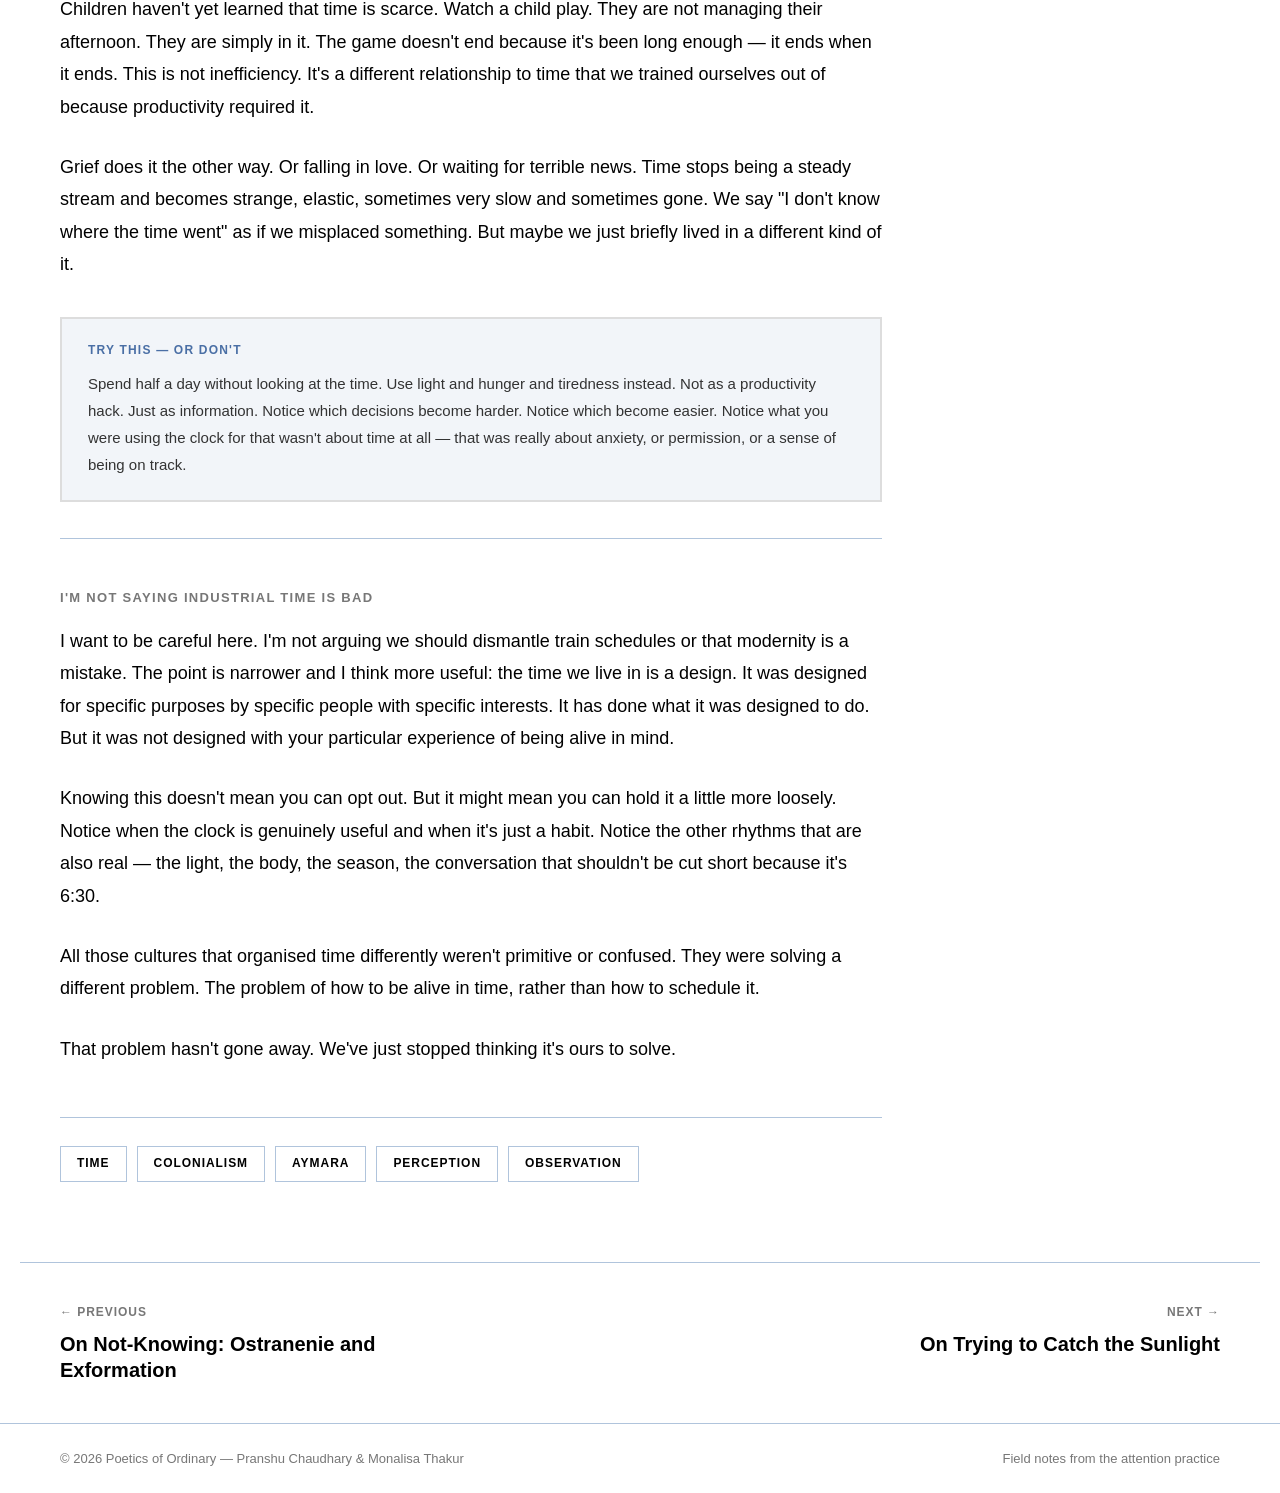
<file: post-time.html>
<!DOCTYPE html>
<html lang="en">
<head>
  <meta charset="UTF-8">
  <meta name="viewport" content="width=device-width, initial-scale=1.0">
  <title>Archaeology of Time — Poetics of Ordinary</title>
  <meta name="description" content="The time you are living in right now — this divided, always-running-out, perfectly measurable time — is about 250 years old. It was invented. Before that, time was a different material entirely.">
  <meta name="author" content="Monalisa Thakur">
  <meta name="keywords" content="representations of time, archaeology of time, industrial time, Aymara, colonial time, design research, Monalisa Thakur, critical design">
  <link rel="canonical" href="https://poeticsofordinary.com/post-time.html">
  <meta property="og:type" content="article">
  <meta property="og:site_name" content="Poetics of Ordinary">
  <meta property="og:title" content="Archaeology of Time — Poetics of Ordinary">
  <meta property="og:description" content="The time you are living in right now — this divided, always-running-out, perfectly measurable time — is about 250 years old. It was invented. Before that, time was a different material entirely.">
  <meta property="og:url" content="https://poeticsofordinary.com/post-time.html">
  <meta name="twitter:card" content="summary_large_image">
  <meta name="twitter:title" content="Archaeology of Time">
  <meta name="twitter:description" content="The time you are living in right now is about 250 years old. It was invented. Before that, time was a different material entirely.">
  <script type="application/ld+json">
  {
    "@context": "https://schema.org",
    "@type": "Article",
    "@id": "https://poeticsofordinary.com/post-time.html",
    "headline": "Archaeology of Time",
    "description": "The time you are living in right now — this divided, always-running-out, perfectly measurable time — is about 250 years old. It was invented. Before that, time was a different material entirely.",
    "url": "https://poeticsofordinary.com/post-time.html",
    "datePublished": "2026-04",
    "inLanguage": "en",
    "author": {
      "@type": "Person",
      "@id": "https://poeticsofordinary.com/#monalisa",
      "name": "Monalisa Thakur"
    },
    "publisher": {
      "@type": "Organization",
      "name": "Poetics of Ordinary",
      "url": "https://poeticsofordinary.com"
    },
    "isPartOf": {"@id": "https://poeticsofordinary.com/#website"},
    "about": ["Representations of Time", "Industrial Time", "Colonialism", "Aymara", "Philosophy of Time", "Critical Design"],
    "keywords": "representations of time, archaeology of time, industrial time, Aymara, colonial time, Hopi, Dreamtime, design research"
  }
  </script>
  <!-- Google tag (gtag.js) -->
  <script async src="https://www.googletagmanager.com/gtag/js?id=G-73CMMJESGL"></script>
  <script>
    window.dataLayer = window.dataLayer || [];
    function gtag(){dataLayer.push(arguments);}
    gtag('js', new Date());
    gtag('config', 'G-73CMMJESGL');
  </script>
  <link rel="stylesheet" href="styles.css">
  <style>
    .post-header-wrap {
      max-width: 1240px;
      margin: 0 auto;
      padding: 80px 40px 0;
    }
    .post-back { display: inline-block; font-size: 14px; font-weight: 700; color: var(--ink-faint); text-decoration: none; letter-spacing: 0.04em; margin-bottom: 36px; transition: color 0.2s; }
    .post-back:hover { color: var(--ink); }
    .post-tag { display: block; font-size: 12px; text-transform: uppercase; letter-spacing: 0.1em; color: var(--ink-faint); margin-bottom: 20px; font-weight: 700; }
    h1.post-title { font-size: clamp(36px, 5.5vw, 60px); font-weight: 700; line-height: 1.1; letter-spacing: -0.02em; max-width: 860px; margin-bottom: 32px; }
    .post-meta {
      display: flex;
      flex-wrap: wrap;
      gap: 28px;
      font-family: var(--sans);
      font-size: 13px;
      color: var(--ink-faint);
      padding-bottom: 40px;
      border-bottom: var(--rule);
    }
    .article-wrap {
      max-width: 1240px;
      margin: 0 auto;
      padding: 60px 40px 0;
    }
    .article-grid {
      display: grid;
      grid-template-columns: 3fr 1fr;
      gap: 64px;
      align-items: start;
    }
    .post-content p.lead { font-size: 22px; font-weight: 700; line-height: 1.55; color: var(--ink); margin-bottom: 40px; }
    h2.post-section { font-size: 13px; text-transform: uppercase; letter-spacing: 0.1em; color: var(--ink-faint); font-weight: 700; padding-top: 48px; padding-bottom: 16px; border-top: var(--rule); margin-top: 8px; }
    .post-content p { font-size: 18px; font-weight: 400; line-height: 1.8; color: var(--ink); margin-bottom: 28px; }
    .pull-quote { border-left: 4px solid var(--orange); padding: 16px 28px; margin: 44px 0; }
    .pull-quote p { font-size: 22px; font-weight: 700; line-height: 1.4; color: var(--ink); margin: 0; }
    .field-note { background: var(--cream); border: 2px solid #DDDDDD; padding: 22px 26px; margin: 36px 0; }
    .field-note-label { display: block; font-size: 12px; text-transform: uppercase; letter-spacing: 0.1em; color: var(--orange); margin-bottom: 10px; font-weight: 700; }
    .field-note p { font-size: 15px; line-height: 1.8; color: var(--ink-mid); margin: 0; font-weight: 400; }
    .post-tags { display: flex; flex-wrap: wrap; gap: 10px; margin-top: 52px; padding-top: 28px; border-top: var(--rule); }
    .post-tag-item { font-size: 12px; text-transform: uppercase; letter-spacing: 0.08em; border: var(--rule); padding: 7px 16px; color: var(--fg); font-weight: 700; }
    .post-annotations { position: sticky; top: 80px; }
    .annotation { border-top: var(--rule); padding-top: 16px; margin-bottom: 36px; }
    .annotation-marker { display: block; font-size: 12px; text-transform: uppercase; letter-spacing: 0.08em; color: var(--ink-faint); margin-bottom: 10px; font-weight: 700; }
    .annotation p { font-size: 14px; line-height: 1.8; color: var(--ink-mid); font-weight: 400; }
    .post-nav-wrap { max-width: 1240px; margin: 80px auto 0; padding: 40px; border-top: var(--rule); display: flex; justify-content: space-between; gap: 40px; }
    .post-nav-prev, .post-nav-next { text-decoration: none; color: inherit; }
    .post-nav-label { display: block; font-size: 12px; text-transform: uppercase; letter-spacing: 0.08em; color: var(--ink-faint); margin-bottom: 8px; font-weight: 700; }
    .post-nav-title { display: block; font-size: 20px; font-weight: 700; color: var(--ink); line-height: 1.3; max-width: 320px; transition: color 0.2s; }
    .post-nav-prev:hover .post-nav-title, .post-nav-next:hover .post-nav-title { color: var(--orange); }
    .post-nav-next { text-align: right; }
    .post-nav-next .post-nav-title { margin-left: auto; }
    @media (max-width: 900px) {
      .post-header-wrap { padding: 60px 20px 0; }
      .article-wrap { padding: 40px 20px 0; }
      .article-grid { grid-template-columns: 1fr; gap: 0; }
      .post-annotations { position: static; border-top: var(--rule); padding-top: 40px; margin-top: 40px; }
      .post-nav-wrap { padding: 40px 20px; flex-direction: column; gap: 32px; }
      .post-nav-next { text-align: left; }
    }
  </style>
</head>
<body class="page-body">

  <nav>
    <a class="nav-brand" href="index.html">Poetics of Ordinary</a>
    <ul class="nav-links">
      <li><a href="about.html">About</a></li>
    </ul>
    <span class="nav-date" id="nav-date"></span>
  </nav>

  <div class="post-header-wrap">
    <a class="post-back" href="index.html">← All Posts</a>
    <span class="post-tag">On Time</span>
    <h1 class="post-title">Archaeology of Time</h1>
    <div class="post-meta">
      <span>Monalisa Thakur</span>
      <span>March 2026</span>
    </div>
  </div>

  <div class="article-wrap">
    <div class="article-grid">

      <div class="post-content">

        <p class="lead">The time you are living in right now — this divided, always-running-out, perfectly measurable time — is about 250 years old. It was invented. Before that, time was a different material entirely.</p>

        <p>I don't mean this as a mystical claim. I mean it quite literally. Before industrial capitalism needed synchronized labour, time was local. Your noon and my noon might be fifteen minutes apart if we lived in different towns. Nobody cared. The sun said noon. That was enough.</p>

        <p>Then factories needed workers to arrive at the same moment. Then railways needed to know, precisely, that the 9:15 from London would not collide with the 9:15 from Bristol. So time got standardized. Britain adopted railway time in the 1840s. GMT was imposed on the colonies because the empire needed coordination. "Time zones" are, if you look at them a certain way, a logistics solution.</p>

        <p>And then at some point, we forgot this was a solution to a problem. It became just: time. The only time. The way time is.</p>

        <div class="pull-quote">
          <p>"Time is money." Benjamin Franklin wrote this in 1748. It is a very specific, industrial idea. It is not a law of nature.</p>
        </div>

        <h2 class="post-section">The Past Is in Front of You</h2>

        <p>The Aymara people of Bolivia and Peru experience time spatially — but not the way you'd expect. For them, the past is in front. The future is behind.</p>

        <p>This isn't a figure of speech. It's built into the language. The word "nayra" means both "eye" and "front" and "past." The past is in front because you can see it — it's known, visible, documented in memory. The future is behind you because you can't see what's behind you. You move through time walking backward into an unknown future, facing everything that has already happened.</p>

        <p>I've been trying to actually feel this. To sit with the future behind me, unseen. The past as the visible landscape I'm walking away from. It keeps slipping. I keep snapping back to forward-facing time, the future as destination, the past as something left behind.</p>

        <p>But even trying — even the failure to hold it — does something. It makes the assumption visible. The idea that the future is ahead of us, that we "face" it, that we move toward it — these are not descriptions of reality. They are metaphors we have lived inside so long we stopped knowing they were metaphors.</p>

        <h2 class="post-section">Other Architectures</h2>

        <p>Aboriginal Australian communities speak of the Dreamtime — but "dreamtime" is a bad translation. It implies the mythological past, a story that happened once and is now over. What it actually describes is something more like a parallel layer of time that is always present. Country — land, place, the specific terrain — is not a backdrop. It is a text. Everything that happened in a place is still happening there, available to those who know how to read it. Time is not a line. It is a depth.</p>

        <p>In Hindu cosmology, time is cyclical — but not in the simple "history repeats" sense. The scale is different. A kalpa is 4.32 billion years. One day of Brahma. We are currently in the Kali Yuga, the last and most difficult of four ages in a cycle that has been running longer than the Earth has existed. Inside this, human history is not progress toward anything. It is a phase.</p>

        <p>Medieval European time was organised around canonical hours — matins, lauds, prime, terce, sext, none, vespers, compline. Eight prayer times marking the day. Time was not a resource to be spent efficiently. It was a structure for attention. The question was not "how much did I get done" but "was I present at the right moments."</p>

        <div class="field-note">
          <span class="field-note-label">The Māori walk</span>
          <p>"Ka mua, ka muri" — walking forward into the past. The Māori concept is also one of facing the past while moving into the future. Whakapapa — genealogy, ancestry — is not background information. It is orientation. You know where you're going because you know thoroughly where you've been. This is almost the opposite of the modern idea that the past is what you leave behind.</p>
        </div>

        <p>The Hopi language — according to Benjamin Lee Whorf's much-debated analysis — has no grammatical tenses in the way European languages do. No "I ran" versus "I run" versus "I will run." Instead, time is encoded as certainty and mood. Things that are established versus things that are expected. Whether this is really true of the language is contested by linguists. But as a thought experiment — a language that doesn't grammatically separate past from future — it does something strange to you. It makes you notice that you think in tenses constantly. That tense is not a feature of reality but a feature of how you're thinking about reality.</p>

        <h2 class="post-section">What Happens When You Switch</h2>

        <p>The strangest thing is that we already know how to switch. We just don't call it that.</p>

        <p>Flow states — the thing athletes and musicians and programmers talk about — are almost always described as timeless. Not "time passed quickly" but "I lost track of time entirely." The clock becomes irrelevant because the activity's own internal rhythm takes over. This is not a mystical experience. It's just time experienced differently. It happens to most people regularly. We treat it as a side effect of concentration, rather than as a mode of time that's available.</p>

        <p>Children haven't yet learned that time is scarce. Watch a child play. They are not managing their afternoon. They are simply in it. The game doesn't end because it's been long enough — it ends when it ends. This is not inefficiency. It's a different relationship to time that we trained ourselves out of because productivity required it.</p>

        <p>Grief does it the other way. Or falling in love. Or waiting for terrible news. Time stops being a steady stream and becomes strange, elastic, sometimes very slow and sometimes gone. We say "I don't know where the time went" as if we misplaced something. But maybe we just briefly lived in a different kind of it.</p>

        <div class="field-note">
          <span class="field-note-label">Try this — or don't</span>
          <p>Spend half a day without looking at the time. Use light and hunger and tiredness instead. Not as a productivity hack. Just as information. Notice which decisions become harder. Notice which become easier. Notice what you were using the clock for that wasn't about time at all — that was really about anxiety, or permission, or a sense of being on track.</p>
        </div>

        <h2 class="post-section">I'm Not Saying Industrial Time Is Bad</h2>

        <p>I want to be careful here. I'm not arguing we should dismantle train schedules or that modernity is a mistake. The point is narrower and I think more useful: the time we live in is a design. It was designed for specific purposes by specific people with specific interests. It has done what it was designed to do. But it was not designed with your particular experience of being alive in mind.</p>

        <p>Knowing this doesn't mean you can opt out. But it might mean you can hold it a little more loosely. Notice when the clock is genuinely useful and when it's just a habit. Notice the other rhythms that are also real — the light, the body, the season, the conversation that shouldn't be cut short because it's 6:30.</p>

        <p>All those cultures that organised time differently weren't primitive or confused. They were solving a different problem. The problem of how to be alive in time, rather than how to schedule it.</p>

        <p>That problem hasn't gone away. We've just stopped thinking it's ours to solve.</p>

        <div class="post-tags">
          <span class="post-tag-item">Time</span>
          <span class="post-tag-item">Colonialism</span>
          <span class="post-tag-item">Aymara</span>
          <span class="post-tag-item">Perception</span>
          <span class="post-tag-item">Observation</span>
        </div>

      </div>

      <aside class="post-annotations">
        <div class="annotation">
          <span class="annotation-marker">Railway time, 1840s</span>
          <p>The Great Western Railway adopted London time across all its stations in 1840. Other railways followed. By 1847 most of Britain ran on railway time. The clocks of towns that resisted became a minor scandal.</p>
        </div>
        <div class="annotation">
          <span class="annotation-marker">On Whorf</span>
          <p>Benjamin Lee Whorf's claims about Hopi time have been debated for decades. Many linguists think he overstated the case. But even the debate is interesting — it surfaces how much we assume about the relationship between language and time perception.</p>
        </div>
        <div class="annotation">
          <span class="annotation-marker">A childhood memory</span>
          <p>Summer afternoons that seemed to last forever. Not because nothing happened — because time had a different texture. I think about this when I read about flow states. It might be the same thing.</p>
        </div>
        <div class="annotation">
          <span class="annotation-marker">Still open</span>
          <p>I haven't resolved what to do with this. It doesn't resolve into advice. It sits with me more as a question about what I'm treating as fixed that isn't.</p>
        </div>
      </aside>

    </div>
  </div>

  <div class="post-nav-wrap">
    <a class="post-nav-prev" href="post-ostranenie.html">
      <span class="post-nav-label">← Previous</span>
      <span class="post-nav-title">On Not-Knowing: Ostranenie and Exformation</span>
    </a>
    <a class="post-nav-next" href="post-sunlight.html">
      <span class="post-nav-label">Next →</span>
      <span class="post-nav-title">On Trying to Catch the Sunlight</span>
    </a>
  </div>

  <footer>
    <div class="footer-inner">
      <span class="footer-left">© 2026 Poetics of Ordinary — Pranshu Chaudhary &amp; Monalisa Thakur</span>
      <span class="footer-right">Field notes from the attention practice</span>
    </div>
  </footer>

  <script type="application/json" id="post-meta">{"number":"02","title":"Archaeology of Time","excerpt":"The time you are living in right now \u2014 this divided, always-running-out, perfectly measurable time \u2014 is about 250 years old. It was invented. Before that, time was a different material entirely.","category":"On Time","author":"Monalisa Thakur","date":"April 2026","file":"post-time.html"}</script>

  <script>
    (function () {
      var el = document.getElementById('nav-date');
      if (el) el.textContent = new Date().toLocaleDateString('en-GB', { year: 'numeric', month: 'long', day: 'numeric' });
    })();
  </script>
</body>
</html>
</file>
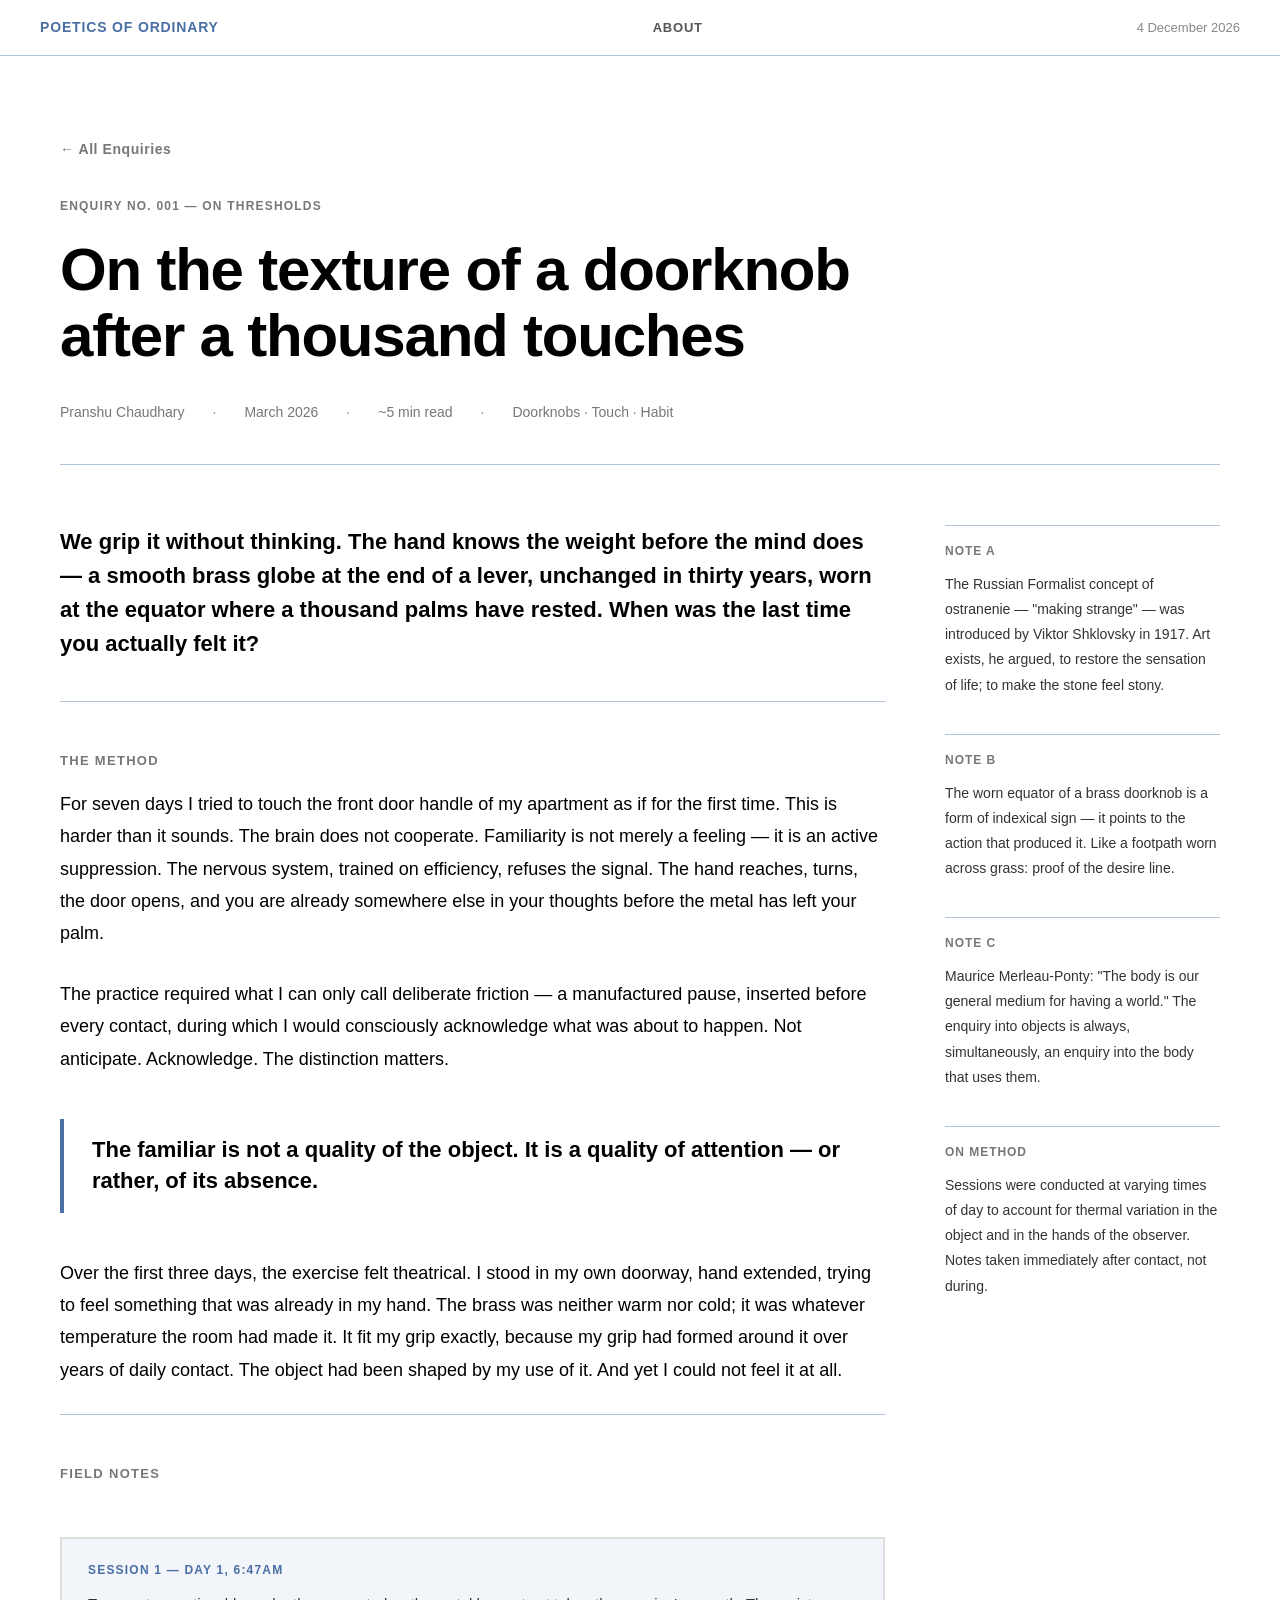
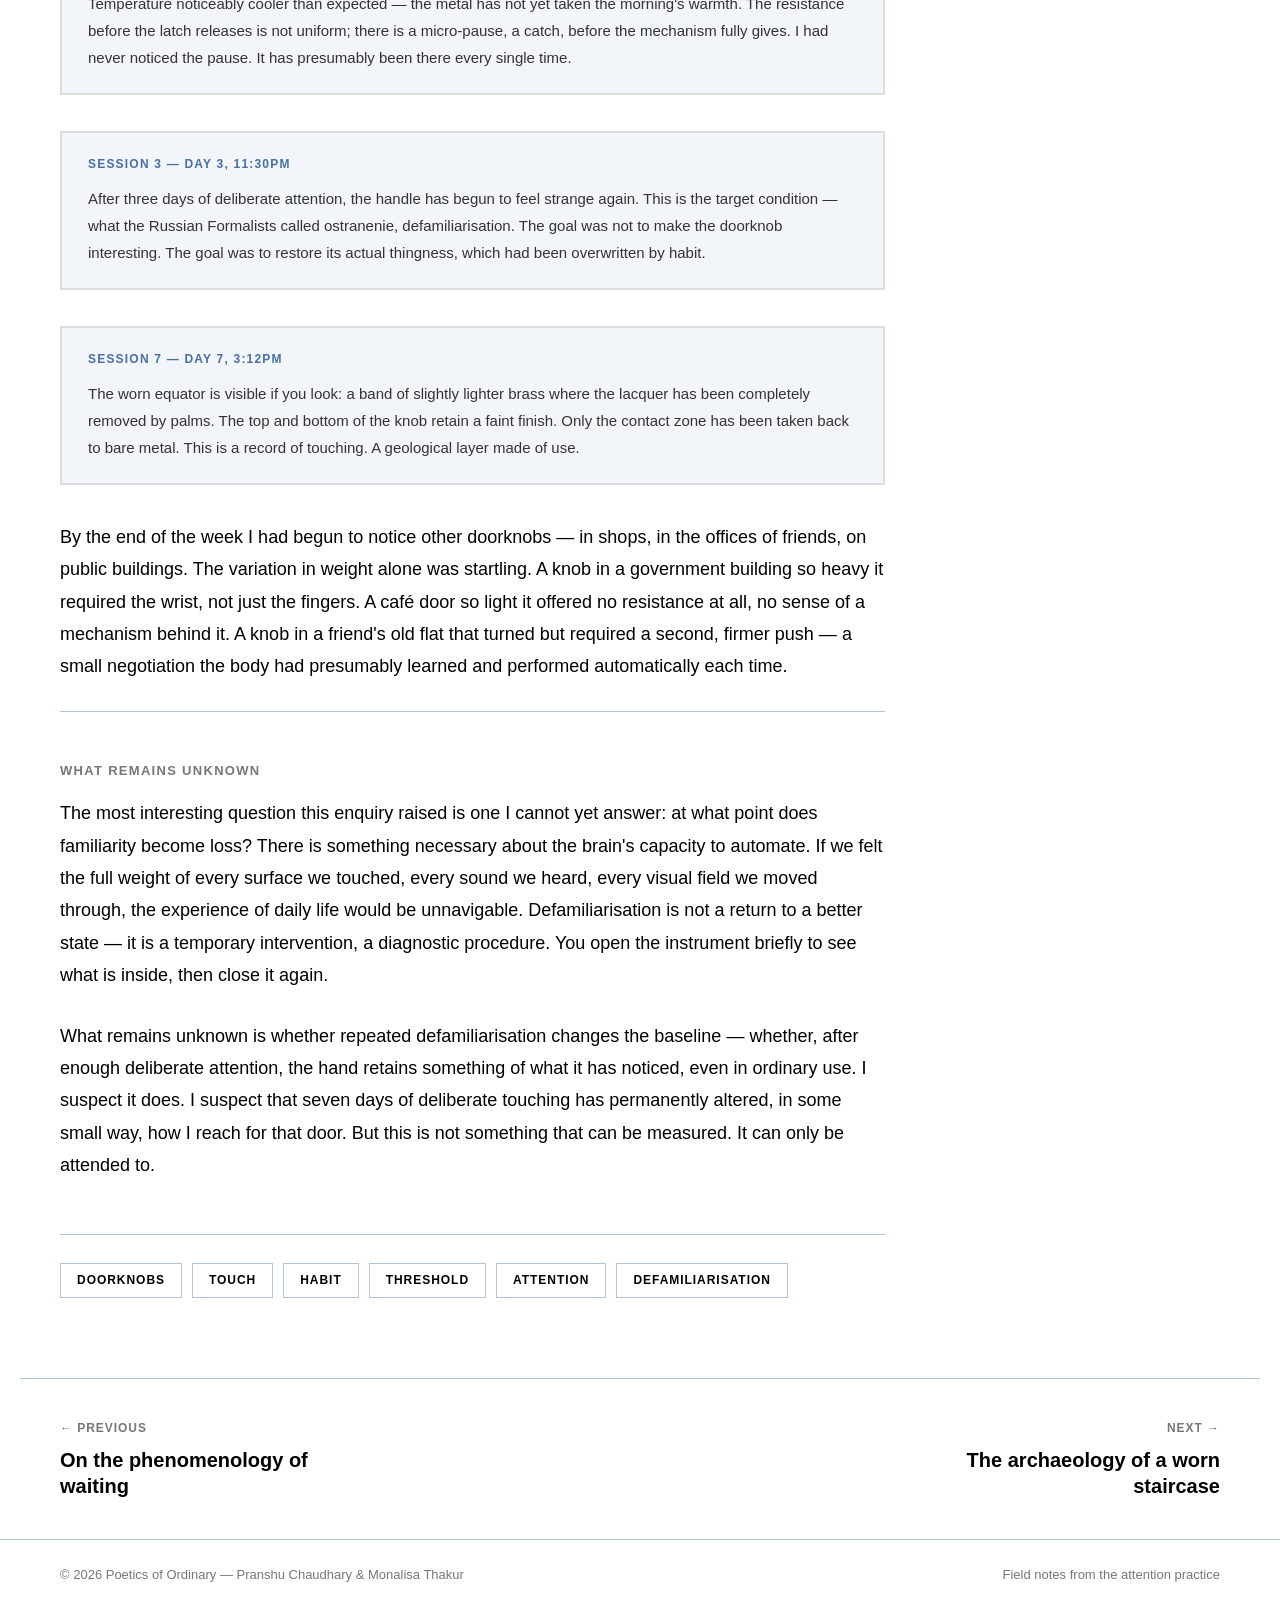
<file: post.html>
<!DOCTYPE html>
<html lang="en">
<head>
  <meta charset="UTF-8">
  <meta name="viewport" content="width=device-width, initial-scale=1.0">
  <title>On the texture of a doorknob — Poetics of Ordinary</title>
  <link rel="stylesheet" href="styles.css">
  <style>
    /* ═══════════════════════════════════════════
       POST HEADER
    ═══════════════════════════════════════════ */
    .post-header-wrap {
      max-width: 1240px;
      margin: 0 auto;
      padding: 80px 40px 0;
    }

    .post-back { display: inline-block; font-size: 14px; font-weight: 700; color: var(--ink-faint); text-decoration: none; letter-spacing: 0.04em; margin-bottom: 36px; transition: color 0.2s; }
    .post-back:hover { color: var(--ink); }
    .post-tag { display: block; font-size: 12px; text-transform: uppercase; letter-spacing: 0.1em; color: var(--ink-faint); margin-bottom: 20px; font-weight: 700; }
    h1.post-title { font-size: clamp(36px, 5.5vw, 60px); font-weight: 700; line-height: 1.1; letter-spacing: -0.02em; max-width: 860px; margin-bottom: 32px; }
    .post-meta { display: flex; flex-wrap: wrap; gap: 28px; font-size: 14px; color: var(--ink-faint); padding-bottom: 40px; border-bottom: var(--rule); font-weight: 400; }
    .post-meta-divider { color: var(--faint); }

    /* ═══════════════════════════════════════════
       ARTICLE LAYOUT
    ═══════════════════════════════════════════ */
    .article-wrap {
      max-width: 1240px;
      margin: 0 auto;
      padding: 60px 40px 0;
    }

    .article-grid {
      display: grid;
      grid-template-columns: 3fr 1fr;
      gap: 60px;
      align-items: start;
    }

    /* ─── POST CONTENT ─────────────────────────── */
    .post-content p.lead { font-size: 22px; font-weight: 700; line-height: 1.55; color: var(--ink); margin-bottom: 40px; }
    h2.post-section { font-size: 13px; text-transform: uppercase; letter-spacing: 0.1em; color: var(--ink-faint); font-weight: 700; padding-top: 48px; padding-bottom: 16px; border-top: var(--rule); margin-top: 8px; }
    .post-content p { font-size: 18px; font-weight: 400; line-height: 1.8; color: var(--ink); margin-bottom: 28px; }
    .pull-quote { border-left: 4px solid var(--orange); padding: 16px 28px; margin: 44px 0; }
    .pull-quote p { font-size: 22px; font-weight: 700; line-height: 1.4; color: var(--ink); margin: 0; }
    .field-note { background: var(--cream); border: 2px solid #DDDDDD; padding: 22px 26px; margin: 36px 0; }
    .field-note-label { display: block; font-size: 12px; text-transform: uppercase; letter-spacing: 0.1em; color: var(--orange); margin-bottom: 10px; font-weight: 700; }
    .field-note p { font-size: 15px; line-height: 1.8; color: var(--ink-mid); margin: 0; font-weight: 400; }
    .post-tags { display: flex; flex-wrap: wrap; gap: 10px; margin-top: 52px; padding-top: 28px; border-top: var(--rule); }
    .post-tag-item { font-size: 12px; text-transform: uppercase; letter-spacing: 0.08em; border: var(--rule); padding: 7px 16px; color: var(--fg); font-weight: 700; text-decoration: none; }

    /* ─── ANNOTATIONS ──────────────────────────── */
    .post-annotations { position: sticky; top: 80px; }
    .annotation { border-top: var(--rule); padding-top: 16px; margin-bottom: 36px; }

    .annotation-marker {
      display: block;
      font-family: var(--mono);
      font-size: 12px;
      text-transform: uppercase;
      letter-spacing: 0.08em;
      color: var(--ink-faint);
      margin-bottom: 10px;
      font-weight: 700;
    }

    .annotation p {
      font-size: 14px;
      line-height: 1.8;
      color: var(--ink-mid);
      font-weight: 400;
    }

    /* ═══════════════════════════════════════════
       POST NAVIGATION
    ═══════════════════════════════════════════ */
    .post-nav-wrap {
      max-width: 1240px;
      margin: 0 auto;
      padding: 40px 40px;
      border-top: var(--rule);
      display: flex;
      justify-content: space-between;
      align-items: flex-start;
      margin-top: 80px;
      gap: 40px;
    }

    .post-nav-prev,
    .post-nav-next {
      text-decoration: none;
      color: inherit;
    }

    .post-nav-label { display: block; font-size: 12px; text-transform: uppercase; letter-spacing: 0.08em; color: var(--ink-faint); margin-bottom: 8px; font-weight: 700; }
    .post-nav-title { display: block; font-size: 20px; font-weight: 700; color: var(--ink); line-height: 1.3; max-width: 320px; transition: color 0.2s; }
    .post-nav-prev:hover .post-nav-title, .post-nav-next:hover .post-nav-title { color: var(--orange); }

    .post-nav-next {
      text-align: right;
    }

    .post-nav-next .post-nav-title {
      margin-left: auto;
    }

    /* ═══════════════════════════════════════════
       RESPONSIVE
    ═══════════════════════════════════════════ */
    @media (max-width: 900px) {
      .post-header-wrap {
        padding: 60px 20px 0;
      }

      .article-wrap {
        padding: 40px 20px 0;
      }

      .article-grid {
        grid-template-columns: 1fr;
        gap: 0;
      }

      .post-annotations {
        position: static;
        border-top: var(--rule);
        padding-top: 40px;
        margin-top: 40px;
      }

      .post-nav-wrap {
        padding: 40px 20px;
        flex-direction: column;
        gap: 32px;
      }

      .post-nav-next {
        text-align: left;
      }

      .post-nav-next .post-nav-title {
        margin-left: 0;
      }
    }
  </style>
</head>
<body class="page-body">

  <!-- ═══ NAV ═══ -->
  <nav>
    <a class="nav-brand" href="index.html">Poetics of Ordinary</a>
    <ul class="nav-links">
      <li><a href="about.html">About</a></li>
    </ul>
    <span class="nav-date" id="nav-date"></span>
  </nav>

  <!-- ═══ POST HEADER ═══ -->
  <div class="post-header-wrap">
    <a href="enquiries.html" class="post-back">← All Enquiries</a>

    <span class="post-tag">Enquiry No. 001 — On Thresholds</span>

    <h1 class="post-title">On the texture of a doorknob after a thousand touches</h1>

    <div class="post-meta">
      <span>Pranshu Chaudhary</span>
      <span class="post-meta-divider">·</span>
      <span>March 2026</span>
      <span class="post-meta-divider">·</span>
      <span>~5 min read</span>
      <span class="post-meta-divider">·</span>
      <span>Doorknobs &middot; Touch &middot; Habit</span>
    </div>
  </div>

  <!-- ═══ ARTICLE BODY ═══ -->
  <div class="article-wrap">
    <div class="article-grid">

      <!-- ─── MAIN CONTENT ─── -->
      <article class="post-content">

        <p class="lead">
          We grip it without thinking. The hand knows the weight before the mind does — a smooth brass globe at the end of a lever, unchanged in thirty years, worn at the equator where a thousand palms have rested. When was the last time you actually felt it?
        </p>

        <h2 class="post-section">The Method</h2>

        <p>
          For seven days I tried to touch the front door handle of my apartment as if for the first time. This is harder than it sounds. The brain does not cooperate. Familiarity is not merely a feeling — it is an active suppression. The nervous system, trained on efficiency, refuses the signal. The hand reaches, turns, the door opens, and you are already somewhere else in your thoughts before the metal has left your palm.
        </p>

        <p>
          The practice required what I can only call deliberate friction — a manufactured pause, inserted before every contact, during which I would consciously acknowledge what was about to happen. Not anticipate. Acknowledge. The distinction matters.
        </p>

        <div class="pull-quote">
          <p>The familiar is not a quality of the object. It is a quality of attention — or rather, of its absence.</p>
        </div>

        <p>
          Over the first three days, the exercise felt theatrical. I stood in my own doorway, hand extended, trying to feel something that was already in my hand. The brass was neither warm nor cold; it was whatever temperature the room had made it. It fit my grip exactly, because my grip had formed around it over years of daily contact. The object had been shaped by my use of it. And yet I could not feel it at all.
        </p>

        <h2 class="post-section">Field Notes</h2>

        <div class="field-note">
          <span class="field-note-label">Session 1 — Day 1, 6:47am</span>
          <p>Temperature noticeably cooler than expected — the metal has not yet taken the morning's warmth. The resistance before the latch releases is not uniform; there is a micro-pause, a catch, before the mechanism fully gives. I had never noticed the pause. It has presumably been there every single time.</p>
        </div>

        <div class="field-note">
          <span class="field-note-label">Session 3 — Day 3, 11:30pm</span>
          <p>After three days of deliberate attention, the handle has begun to feel strange again. This is the target condition — what the Russian Formalists called ostranenie, defamiliarisation. The goal was not to make the doorknob interesting. The goal was to restore its actual thingness, which had been overwritten by habit.</p>
        </div>

        <div class="field-note">
          <span class="field-note-label">Session 7 — Day 7, 3:12pm</span>
          <p>The worn equator is visible if you look: a band of slightly lighter brass where the lacquer has been completely removed by palms. The top and bottom of the knob retain a faint finish. Only the contact zone has been taken back to bare metal. This is a record of touching. A geological layer made of use.</p>
        </div>

        <p>
          By the end of the week I had begun to notice other doorknobs — in shops, in the offices of friends, on public buildings. The variation in weight alone was startling. A knob in a government building so heavy it required the wrist, not just the fingers. A café door so light it offered no resistance at all, no sense of a mechanism behind it. A knob in a friend's old flat that turned but required a second, firmer push — a small negotiation the body had presumably learned and performed automatically each time.
        </p>

        <h2 class="post-section">What Remains Unknown</h2>

        <p>
          The most interesting question this enquiry raised is one I cannot yet answer: at what point does familiarity become loss? There is something necessary about the brain's capacity to automate. If we felt the full weight of every surface we touched, every sound we heard, every visual field we moved through, the experience of daily life would be unnavigable. Defamiliarisation is not a return to a better state — it is a temporary intervention, a diagnostic procedure. You open the instrument briefly to see what is inside, then close it again.
        </p>

        <p>
          What remains unknown is whether repeated defamiliarisation changes the baseline — whether, after enough deliberate attention, the hand retains something of what it has noticed, even in ordinary use. I suspect it does. I suspect that seven days of deliberate touching has permanently altered, in some small way, how I reach for that door. But this is not something that can be measured. It can only be attended to.
        </p>

        <div class="post-tags">
          <span class="post-tag-item">Doorknobs</span>
          <span class="post-tag-item">Touch</span>
          <span class="post-tag-item">Habit</span>
          <span class="post-tag-item">Threshold</span>
          <span class="post-tag-item">Attention</span>
          <span class="post-tag-item">Defamiliarisation</span>
        </div>

      </article>

      <!-- ─── ANNOTATIONS ─── -->
      <aside class="post-annotations">

        <div class="annotation">
          <span class="annotation-marker">Note A</span>
          <p>The Russian Formalist concept of ostranenie — "making strange" — was introduced by Viktor Shklovsky in 1917. Art exists, he argued, to restore the sensation of life; to make the stone feel stony.</p>
        </div>

        <div class="annotation">
          <span class="annotation-marker">Note B</span>
          <p>The worn equator of a brass doorknob is a form of indexical sign — it points to the action that produced it. Like a footpath worn across grass: proof of the desire line.</p>
        </div>

        <div class="annotation">
          <span class="annotation-marker">Note C</span>
          <p>Maurice Merleau-Ponty: "The body is our general medium for having a world." The enquiry into objects is always, simultaneously, an enquiry into the body that uses them.</p>
        </div>

        <div class="annotation">
          <span class="annotation-marker">On Method</span>
          <p>Sessions were conducted at varying times of day to account for thermal variation in the object and in the hands of the observer. Notes taken immediately after contact, not during.</p>
        </div>

      </aside>

    </div>
  </div>

  <!-- ═══ POST NAVIGATION ═══ -->
  <div class="post-nav-wrap">
    <a href="post.html" class="post-nav-prev">
      <span class="post-nav-label">← Previous</span>
      <span class="post-nav-title">On the phenomenology of waiting</span>
    </a>
    <a href="post.html" class="post-nav-next">
      <span class="post-nav-label">Next →</span>
      <span class="post-nav-title">The archaeology of a worn staircase</span>
    </a>
  </div>

  <!-- ═══ FOOTER ═══ -->
  <footer>
    <div class="footer-inner">
      <span class="footer-left">© 2026 Poetics of Ordinary — Pranshu Chaudhary & Monalisa Thakur</span>
      <span class="footer-right">Field notes from the attention practice</span>
    </div>
  </footer>

  <script>
    /* ─── LIVE DATE ─────────────────────────────── */
    (function () {
      var el = document.getElementById('nav-date');
      if (!el) return;
      var now = new Date();
      var opts = { year: 'numeric', month: 'long', day: 'numeric' };
      el.textContent = now.toLocaleDateString('en-GB', opts);
    })();

    /* ─── SCROLL REVEAL ─────────────────────────── */
    (function () {
      var items = document.querySelectorAll('.reveal');
      var io = new IntersectionObserver(function (entries) {
        entries.forEach(function (e) {
          if (e.isIntersecting) {
            e.target.classList.add('visible');
            io.unobserve(e.target);
          }
        });
      }, { threshold: 0.1 });
      items.forEach(function (el) { io.observe(el); });
    })();
  </script>

  <script type="application/json" id="post-meta">{"number":"001","title":"On the texture of a doorknob after a thousand touches","excerpt":"We grip it without thinking. The hand knows the weight before the mind does \u2014 a smooth brass globe at the end of a lever, unchanged in thirty years, worn at the equator where a thousand palms have rested.","category":"On Thresholds","author":"Pranshu Chaudhary","date":"March 2026","file":"post.html"}</script>
</body>
</html>
</file>
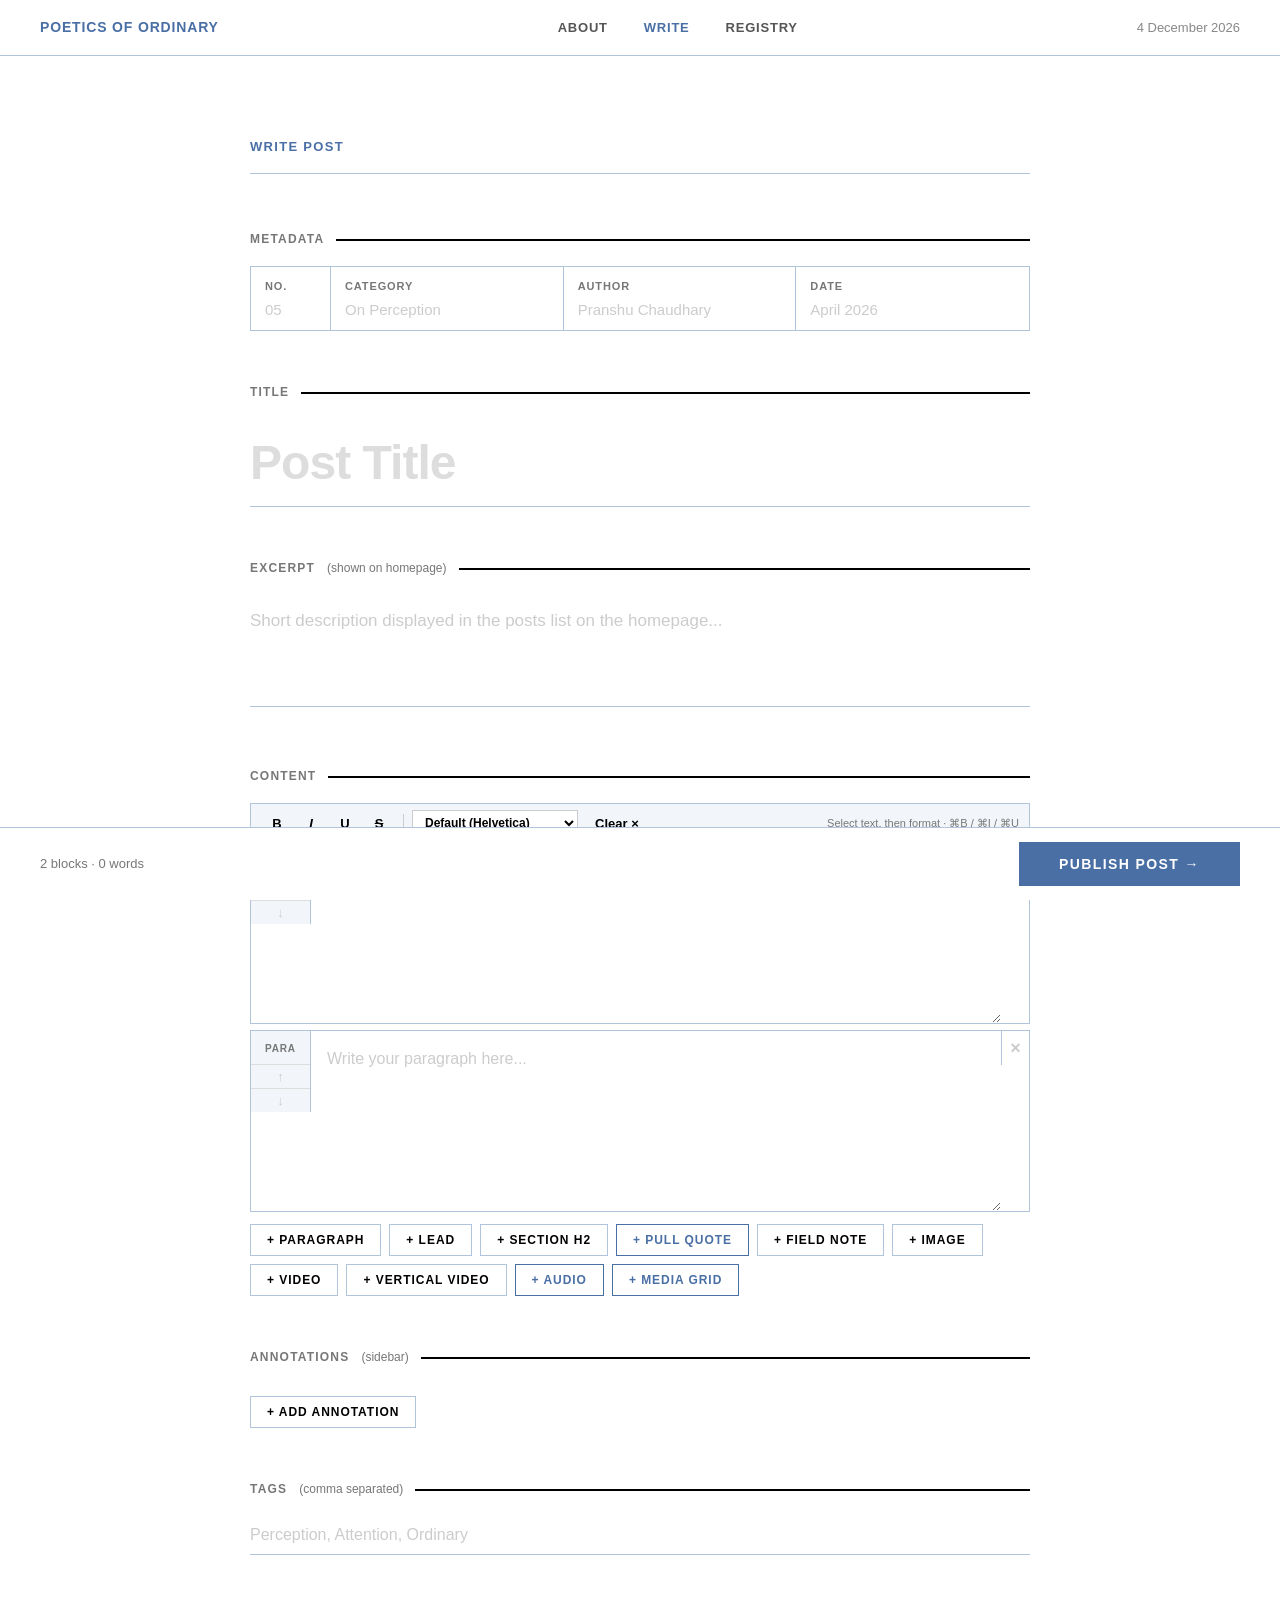
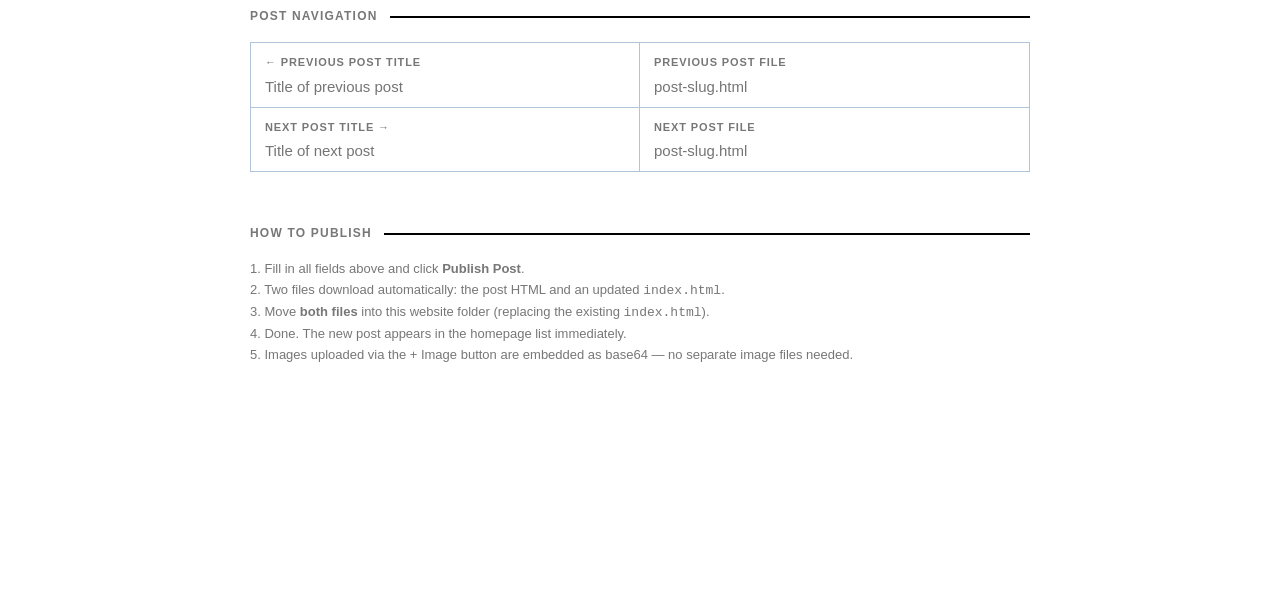
<file: write-post.html>
<!DOCTYPE html>
<html lang="en">
<head>
  <meta charset="UTF-8">
  <meta name="viewport" content="width=device-width, initial-scale=1.0">
  <meta name="robots" content="noindex, nofollow">
  <title>Write Post — Poetics of Ordinary</title>
  <link rel="stylesheet" href="styles.css">
  <link rel="preconnect" href="https://fonts.googleapis.com">
  <link rel="preconnect" href="https://fonts.gstatic.com" crossorigin>
  <link href="https://fonts.googleapis.com/css2?family=Noto+Sans+Devanagari:wght@400;700&family=Noto+Serif+Devanagari:wght@400;700&family=Tiro+Devanagari&display=swap" rel="stylesheet">
  <style>
    /* ── Editor layout ── */
    .editor-page {
      max-width: 860px;
      margin: 0 auto;
      padding: 80px 40px 160px;
    }

    .editor-page-title {
      font-size: 13px;
      font-weight: 700;
      text-transform: uppercase;
      letter-spacing: 0.1em;
      color: var(--orange);
      margin-bottom: 56px;
      padding-bottom: 16px;
      border-bottom: var(--rule);
    }

    /* ── Section headings ── */
    .editor-section {
      margin-bottom: 52px;
    }

    .editor-section-label {
      font-size: 12px;
      font-weight: 700;
      text-transform: uppercase;
      letter-spacing: 0.1em;
      color: var(--ink-faint);
      margin-bottom: 16px;
      display: flex;
      align-items: center;
      gap: 12px;
    }

    .editor-section-label::after {
      content: '';
      flex: 1;
      height: 2px;
      background: var(--fg);
    }

    /* ── Metadata grid ── */
    .meta-grid {
      display: grid;
      grid-template-columns: 80px 1fr 1fr 1fr;
      border: var(--rule);
    }

    .meta-field {
      border-right: var(--rule);
    }

    .meta-field:last-child {
      border-right: none;
    }

    .meta-field label {
      display: block;
      font-size: 11px;
      font-weight: 700;
      text-transform: uppercase;
      letter-spacing: 0.08em;
      color: var(--ink-faint);
      padding: 10px 14px 0;
    }

    .meta-field input {
      display: block;
      width: 100%;
      border: none;
      background: none;
      font-family: var(--sans);
      font-size: 15px;
      font-weight: 700;
      padding: 6px 14px 12px;
      outline: none;
      color: var(--fg);
    }

    .meta-field input::placeholder {
      color: #CCCCCC;
      font-weight: 400;
    }

    /* ── Title input ── */
    .title-input {
      width: 100%;
      border: none;
      border-bottom: var(--rule);
      background: none;
      font-family: var(--sans);
      font-size: clamp(28px, 4vw, 48px);
      font-weight: 700;
      letter-spacing: -0.02em;
      line-height: 1.15;
      color: var(--fg);
      padding: 16px 0;
      outline: none;
    }

    .title-input::placeholder {
      color: #DDDDDD;
    }

    /* ── Excerpt ── */
    .excerpt-input {
      width: 100%;
      border: none;
      border-bottom: var(--rule);
      background: none;
      font-family: var(--sans);
      font-size: 17px;
      font-weight: 400;
      line-height: 1.7;
      color: var(--fg);
      padding: 12px 0;
      outline: none;
      resize: none;
    }

    .excerpt-input::placeholder {
      color: #CCCCCC;
    }

    /* ── Block list ── */
    .blocks-list {
      list-style: none;
      display: flex;
      flex-direction: column;
      gap: 6px;
    }

    .block-item {
      display: grid;
      grid-template-columns: 60px 1fr 28px;
      gap: 0;
      align-items: start;
      border: var(--rule);
    }

    .block-type-col {
      border-right: var(--rule);
      display: flex;
      flex-direction: column;
      align-items: stretch;
      background: var(--grid);
    }

    .block-type-label {
      font-size: 10px;
      font-weight: 700;
      text-transform: uppercase;
      letter-spacing: 0.08em;
      color: var(--ink-faint);
      padding: 10px 8px 6px;
      text-align: center;
    }

    .block-type-label.type-lead          { color: var(--fg); }
    .block-type-label.type-section       { color: var(--orange); }
    .block-type-label.type-pullquote     { color: var(--orange); }
    .block-type-label.type-fieldnote     { color: var(--fg); }
    .block-type-label.type-image         { color: var(--fg); }
    .block-type-label.type-video         { color: var(--fg); }
    .block-type-label.type-video-vertical { color: var(--fg); }
    .block-type-label.type-audio         { color: var(--orange); }
    .block-type-label.type-media-grid    { color: var(--orange); }

    .block-move-btns {
      display: flex;
      flex-direction: column;
    }

    .block-move-btn {
      background: none;
      border: none;
      border-top: 1px solid #DDDDDD;
      cursor: pointer;
      color: #CCCCCC;
      font-size: 13px;
      padding: 5px;
      text-align: center;
      line-height: 1;
      transition: color 0.1s, background 0.1s;
    }

    .block-move-btn:hover {
      color: var(--fg);
      background: #EEEEEE;
    }

    .block-content-col {
      padding: 0;
    }

    .block-remove-col {
      border-left: var(--rule);
      display: flex;
      align-items: flex-start;
    }

    .block-remove-btn {
      background: none;
      border: none;
      cursor: pointer;
      color: #CCCCCC;
      font-size: 18px;
      font-weight: 700;
      padding: 8px 6px;
      line-height: 1;
      transition: color 0.1s;
      width: 100%;
      text-align: center;
    }

    .block-remove-btn:hover {
      color: var(--orange);
    }

    /* ── Block input styles ── */
    .block-textarea {
      width: 100%;
      border: none;
      font-family: var(--sans);
      font-size: 16px;
      font-weight: 400;
      line-height: 1.7;
      color: var(--fg);
      padding: 14px 16px;
      resize: vertical;
      outline: none;
      background: white;
      min-height: 180px;
    }

    .block-textarea:focus {
      background: #FFFDF5;
    }

    .block-textarea.type-lead {
      font-size: 20px;
      font-weight: 700;
    }

    .block-textarea.type-section {
      font-size: 13px;
      font-weight: 700;
      text-transform: uppercase;
      letter-spacing: 0.1em;
      color: var(--ink-faint);
      min-height: 54px;
    }

    .block-textarea.type-pullquote {
      font-size: 20px;
      font-weight: 700;
      border-left: 4px solid var(--orange);
      margin-left: 0;
      min-height: 120px;
    }

    /* ── Rich text toolbar ── */
    .rich-toolbar {
      display: flex;
      align-items: center;
      gap: 2px;
      padding: 6px 10px;
      background: var(--grid);
      border: var(--rule);
      border-bottom: none;
      flex-wrap: wrap;
      position: sticky;
      top: 56px;
      z-index: 10;
    }

    .rtb-btn {
      background: none;
      border: 1px solid transparent;
      cursor: pointer;
      font-family: var(--sans);
      font-size: 13px;
      font-weight: 700;
      padding: 5px 10px;
      color: var(--fg);
      transition: background 0.1s, border-color 0.1s;
      min-width: 32px;
      text-align: center;
      line-height: 1;
    }

    .rtb-btn:hover {
      background: white;
      border-color: #CCCCCC;
    }

    .rtb-divider {
      width: 1px;
      height: 18px;
      background: #CCCCCC;
      margin: 0 6px;
      flex-shrink: 0;
    }

    .rtb-font-select {
      font-family: var(--sans);
      font-size: 12px;
      font-weight: 700;
      border: 1px solid #CCCCCC;
      background: white;
      padding: 4px 8px;
      outline: none;
      cursor: pointer;
      color: var(--fg);
      max-width: 200px;
    }

    .rtb-font-select:focus {
      border-color: var(--orange);
    }

    .rtb-hint {
      font-size: 11px;
      color: var(--ink-faint);
      font-weight: 400;
      margin-left: auto;
      white-space: nowrap;
    }

    /* ── Contenteditable rich input ── */
    .block-rich-input {
      width: 100%;
      border: none;
      font-family: var(--sans);
      font-size: 16px;
      font-weight: 400;
      line-height: 1.7;
      color: var(--fg);
      padding: 14px 16px;
      outline: none;
      background: white;
      min-height: 180px;
      overflow: auto;
      resize: vertical;
    }

    .block-rich-input:focus {
      background: #FFFDF5;
    }

    .block-rich-input:empty:not(:focus)::before {
      content: attr(data-placeholder);
      color: #CCCCCC;
      pointer-events: none;
    }

    .block-rich-input.type-lead {
      font-size: 20px;
      font-weight: 700;
    }

    .block-rich-input.type-pullquote {
      font-size: 20px;
      font-weight: 700;
      border-left: 4px solid var(--orange);
      min-height: 120px;
    }

    /* ── Field note block ── */
    .fieldnote-wrap {
      width: 100%;
    }

    .fieldnote-label-input {
      width: 100%;
      border: none;
      border-bottom: 1px solid #EEEEEE;
      padding: 10px 16px;
      font-size: 11px;
      font-weight: 700;
      text-transform: uppercase;
      letter-spacing: 0.1em;
      color: var(--orange);
      background: var(--grid);
      outline: none;
      font-family: var(--sans);
    }

    .fieldnote-content-input {
      width: 100%;
      border: none;
      padding: 12px 16px;
      font-size: 15px;
      font-weight: 400;
      line-height: 1.7;
      resize: vertical;
      min-height: 140px;
      outline: none;
      font-family: var(--sans);
      background: white;
    }

    .fieldnote-content-input:focus {
      background: #FFFDF5;
    }

    /* ── Image block ── */
    .image-block-area {
      padding: 16px;
      display: flex;
      flex-direction: column;
      gap: 8px;
    }

    .image-drop-zone {
      border: 2px dashed #CCCCCC;
      padding: 24px;
      text-align: center;
      cursor: pointer;
      transition: border-color 0.15s;
      background: var(--grid);
    }

    .image-drop-zone:hover {
      border-color: var(--orange);
    }

    .image-drop-zone-text {
      font-size: 13px;
      font-weight: 700;
      text-transform: uppercase;
      letter-spacing: 0.08em;
      color: var(--ink-faint);
    }

    .image-preview {
      max-width: 100%;
      max-height: 300px;
      object-fit: contain;
      margin-top: 8px;
      display: block;
    }

    .image-url-input,
    .image-alt-input,
    .image-caption-input {
      width: 100%;
      border: 1px solid #EEEEEE;
      padding: 8px 12px;
      font-size: 14px;
      font-family: var(--sans);
      outline: none;
      background: white;
    }

    .image-url-input:focus,
    .image-alt-input:focus,
    .image-caption-input:focus {
      border-color: var(--orange);
    }

    .image-input-label {
      font-size: 11px;
      font-weight: 700;
      text-transform: uppercase;
      letter-spacing: 0.08em;
      color: var(--ink-faint);
      margin-bottom: 4px;
    }

    /* ── Add block buttons ── */
    .add-block-row {
      display: flex;
      flex-wrap: wrap;
      gap: 8px;
      margin-top: 12px;
    }

    .add-block-btn {
      font-family: var(--sans);
      font-size: 12px;
      font-weight: 700;
      text-transform: uppercase;
      letter-spacing: 0.08em;
      background: none;
      border: var(--rule);
      padding: 8px 16px;
      cursor: pointer;
      color: var(--fg);
      transition: background 0.12s, color 0.12s;
    }

    .add-block-btn:hover {
      background: var(--fg);
      color: var(--bg);
    }

    .add-block-btn.accent {
      border-color: var(--orange);
      color: var(--orange);
    }

    .add-block-btn.accent:hover {
      background: var(--orange);
      color: white;
    }

    /* ── Annotations ── */
    .annotations-list {
      display: flex;
      flex-direction: column;
      gap: 16px;
    }

    .annotation-item {
      display: grid;
      grid-template-columns: 1fr 28px;
      border: var(--rule);
    }

    .annotation-fields {
      border-left: 4px solid var(--fg);
    }

    .annotation-marker-input {
      width: 100%;
      border: none;
      border-bottom: 1px solid #EEEEEE;
      padding: 9px 14px;
      font-size: 11px;
      font-weight: 700;
      text-transform: uppercase;
      letter-spacing: 0.08em;
      color: var(--ink-faint);
      background: var(--grid);
      outline: none;
      font-family: var(--sans);
    }

    .annotation-content-input {
      width: 100%;
      border: none;
      padding: 10px 14px;
      font-size: 14px;
      font-weight: 400;
      line-height: 1.7;
      resize: vertical;
      min-height: 60px;
      outline: none;
      font-family: var(--sans);
      background: white;
    }

    .annotation-content-input:focus {
      background: #FFFDF5;
    }

    .annotation-remove-col {
      border-left: var(--rule);
      display: flex;
      align-items: flex-start;
    }

    .annotation-remove-btn {
      background: none;
      border: none;
      cursor: pointer;
      color: #CCCCCC;
      font-size: 18px;
      font-weight: 700;
      padding: 8px 6px;
      line-height: 1;
      transition: color 0.1s;
      width: 100%;
      text-align: center;
    }

    .annotation-remove-btn:hover {
      color: var(--orange);
    }

    /* ── Post nav inputs ── */
    .post-nav-editor {
      display: grid;
      grid-template-columns: 1fr 1fr;
      border: var(--rule);
    }

    .post-nav-editor-field {
      padding: 0;
      border-right: var(--rule);
    }

    .post-nav-editor-field:last-child,
    .post-nav-editor-field:nth-child(2) {
      border-right: none;
    }

    .post-nav-editor-field:nth-child(3),
    .post-nav-editor-field:nth-child(4) {
      border-top: var(--rule);
    }

    .post-nav-editor-field label {
      display: block;
      font-size: 11px;
      font-weight: 700;
      text-transform: uppercase;
      letter-spacing: 0.08em;
      color: var(--ink-faint);
      padding: 10px 14px 0;
    }

    .post-nav-editor-field input {
      width: 100%;
      border: none;
      background: none;
      font-family: var(--sans);
      font-size: 15px;
      font-weight: 400;
      padding: 6px 14px 12px;
      outline: none;
      color: var(--fg);
    }

    /* ── Tags input ── */
    .tags-input {
      width: 100%;
      border: none;
      border-bottom: var(--rule);
      background: none;
      font-family: var(--sans);
      font-size: 16px;
      font-weight: 400;
      color: var(--fg);
      padding: 10px 0;
      outline: none;
    }

    .tags-input::placeholder {
      color: #CCCCCC;
    }

    /* ── Fixed publish bar ── */
    .publish-bar {
      position: fixed;
      bottom: 0;
      left: 0;
      right: 0;
      background: white;
      border-top: var(--rule);
      padding: 14px 40px;
      display: flex;
      justify-content: space-between;
      align-items: center;
      z-index: 100;
    }

    .publish-status {
      font-size: 13px;
      font-weight: 400;
      color: var(--ink-faint);
    }

    .publish-btn {
      background: var(--orange);
      color: white;
      border: none;
      font-family: var(--sans);
      font-size: 14px;
      font-weight: 700;
      text-transform: uppercase;
      letter-spacing: 0.1em;
      padding: 14px 40px;
      cursor: pointer;
      transition: background 0.15s;
    }

    .publish-btn:hover {
      background: var(--orange-dim);
    }

    .publish-btn:active {
      transform: scale(0.98);
    }

    /* ── Helper note ── */
    .helper-note {
      font-size: 13px;
      color: var(--ink-faint);
      font-weight: 400;
      margin-top: 8px;
      line-height: 1.6;
    }

    /* ── Media path block (video / audio) ── */
    .media-path-block {
      padding: 16px;
      display: flex;
      flex-direction: column;
      gap: 8px;
    }

    .media-path-hint {
      font-size: 11px;
      color: var(--ink-faint);
      font-weight: 400;
      line-height: 1.6;
    }

    .media-path-hint code {
      font-family: monospace;
      background: #EEEEEE;
      padding: 1px 4px;
    }

    /* ── Media grid editor ── */
    .media-grid-editor {
      padding: 16px;
      display: flex;
      flex-direction: column;
      gap: 8px;
    }

    .media-grid-items {
      display: flex;
      flex-direction: column;
      gap: 4px;
    }

    .media-grid-item {
      display: grid;
      grid-template-columns: 60px 1fr 28px;
      border: 1px solid #EEEEEE;
    }

    .media-grid-item-type {
      border: none;
      border-right: 1px solid #EEEEEE;
      font-size: 11px;
      font-weight: 700;
      font-family: var(--sans);
      background: var(--grid);
      padding: 6px 4px;
      outline: none;
      cursor: pointer;
      color: var(--fg);
    }

    .media-grid-item-src {
      border: none;
      padding: 7px 10px;
      font-size: 13px;
      font-family: var(--sans);
      outline: none;
      background: white;
      color: var(--fg);
    }

    .media-grid-item-src:focus {
      background: #FFFDF5;
    }

    .media-grid-item-remove {
      border: none;
      border-left: 1px solid #EEEEEE;
      background: none;
      cursor: pointer;
      color: #CCCCCC;
      font-size: 16px;
      font-weight: 700;
      text-align: center;
      line-height: 1;
      transition: color 0.1s;
    }

    .media-grid-item-remove:hover {
      color: var(--orange);
    }

    .add-grid-item-btn {
      font-family: var(--sans);
      font-size: 11px;
      font-weight: 700;
      text-transform: uppercase;
      letter-spacing: 0.08em;
      background: none;
      border: 1px dashed #CCCCCC;
      padding: 6px 12px;
      cursor: pointer;
      color: var(--ink-faint);
      transition: border-color 0.12s, color 0.12s;
      align-self: flex-start;
    }

    .add-grid-item-btn:hover {
      border-color: var(--orange);
      color: var(--orange);
    }

    @media (max-width: 700px) {
      .editor-page { padding: 72px 20px 160px; }
      .meta-grid { grid-template-columns: 1fr 1fr; }
      .meta-field:nth-child(2) { border-right: none; }
      .meta-field:nth-child(3),
      .meta-field:nth-child(4) { border-top: var(--rule); }
      .post-nav-editor { grid-template-columns: 1fr; }
      .post-nav-editor-field { border-right: none !important; }
      .post-nav-editor-field:nth-child(2),
      .post-nav-editor-field:nth-child(3) { border-top: var(--rule); }
      .publish-bar { padding: 12px 20px; }
    }
  </style>
</head>
<body class="page-body">

  <!-- ═══ NAV ═══ -->
  <nav>
    <a class="nav-brand" href="index.html">Poetics of Ordinary</a>
    <ul class="nav-links">
      <li><a href="about.html">About</a></li>
      <li><a href="write-post.html" class="active">Write</a></li>
      <li><a href="manage-posts.html">Registry</a></li>
    </ul>
    <span class="nav-date" id="nav-date"></span>
  </nav>

  <div class="editor-page">
    <p class="editor-page-title">Write Post</p>

    <!-- ── METADATA ── -->
    <div class="editor-section">
      <p class="editor-section-label">Metadata</p>
      <div class="meta-grid">
        <div class="meta-field">
          <label>No.</label>
          <input id="f-number" type="text" placeholder="05">
        </div>
        <div class="meta-field">
          <label>Category</label>
          <input id="f-category" type="text" placeholder="On Perception">
        </div>
        <div class="meta-field">
          <label>Author</label>
          <input id="f-author" type="text" placeholder="Pranshu Chaudhary">
        </div>
        <div class="meta-field">
          <label>Date</label>
          <input id="f-date" type="text" placeholder="April 2026">
        </div>
      </div>
    </div>

    <!-- ── TITLE ── -->
    <div class="editor-section">
      <p class="editor-section-label">Title</p>
      <input class="title-input" id="f-title" type="text" placeholder="Post Title" oninput="updateStatus()">
    </div>

    <!-- ── EXCERPT ── -->
    <div class="editor-section">
      <p class="editor-section-label">Excerpt <span style="font-weight:400;text-transform:none;letter-spacing:0">(shown on homepage)</span></p>
      <textarea class="excerpt-input" id="f-excerpt" rows="3" placeholder="Short description displayed in the posts list on the homepage..." oninput="updateStatus()"></textarea>
    </div>

    <!-- ── CONTENT BLOCKS ── -->
    <div class="editor-section">
      <p class="editor-section-label">Content</p>
      <div class="rich-toolbar" id="rich-toolbar">
        <button class="rtb-btn" onmousedown="fmtBtn(event,'bold')" title="Bold (⌘B)"><b>B</b></button>
        <button class="rtb-btn" onmousedown="fmtBtn(event,'italic')" title="Italic (⌘I)"><i>I</i></button>
        <button class="rtb-btn" onmousedown="fmtBtn(event,'underline')" title="Underline (⌘U)"><u>U</u></button>
        <button class="rtb-btn" onmousedown="fmtBtn(event,'strikeThrough')" title="Strikethrough"><s>S</s></button>
        <span class="rtb-divider"></span>
        <select class="rtb-font-select" id="rtb-font" onchange="setFont(this.value)" title="Font family">
          <option value="">Default (Helvetica)</option>
          <option value="Georgia, serif">Georgia (Serif)</option>
          <option value="'Noto Sans Devanagari', sans-serif">Noto Sans Devanagari</option>
          <option value="'Noto Serif Devanagari', serif">Noto Serif Devanagari</option>
          <option value="'Tiro Devanagari', serif">Tiro Devanagari</option>
        </select>
        <button class="rtb-btn" onmousedown="fmtBtn(event,'removeFormat')" title="Clear formatting" style="margin-left:4px">Clear ×</button>
        <span class="rtb-hint">Select text, then format · ⌘B / ⌘I / ⌘U</span>
      </div>
      <ul class="blocks-list" id="blocks-list"></ul>
      <div class="add-block-row">
        <button class="add-block-btn" onclick="addBlock('paragraph')">+ Paragraph</button>
        <button class="add-block-btn" onclick="addBlock('lead')">+ Lead</button>
        <button class="add-block-btn" onclick="addBlock('section')">+ Section H2</button>
        <button class="add-block-btn accent" onclick="addBlock('pullquote')">+ Pull Quote</button>
        <button class="add-block-btn" onclick="addBlock('fieldnote')">+ Field Note</button>
        <button class="add-block-btn" onclick="addBlock('image')">+ Image</button>
        <button class="add-block-btn" onclick="addBlock('video')">+ Video</button>
        <button class="add-block-btn" onclick="addBlock('video-vertical')">+ Vertical Video</button>
        <button class="add-block-btn accent" onclick="addBlock('audio')">+ Audio</button>
        <button class="add-block-btn accent" onclick="addBlock('media-grid')">+ Media Grid</button>
      </div>
    </div>

    <!-- ── ANNOTATIONS ── -->
    <div class="editor-section">
      <p class="editor-section-label">Annotations <span style="font-weight:400;text-transform:none;letter-spacing:0">(sidebar)</span></p>
      <div class="annotations-list" id="annotations-list"></div>
      <div class="add-block-row" style="margin-top: 12px;">
        <button class="add-block-btn" onclick="addAnnotation()">+ Add Annotation</button>
      </div>
    </div>

    <!-- ── TAGS ── -->
    <div class="editor-section">
      <p class="editor-section-label">Tags <span style="font-weight:400;text-transform:none;letter-spacing:0">(comma separated)</span></p>
      <input class="tags-input" id="f-tags" type="text" placeholder="Perception, Attention, Ordinary">
    </div>

    <!-- ── POST NAVIGATION ── -->
    <div class="editor-section">
      <p class="editor-section-label">Post Navigation</p>
      <div class="post-nav-editor">
        <div class="post-nav-editor-field">
          <label>← Previous Post Title</label>
          <input id="f-prev-title" type="text" placeholder="Title of previous post">
        </div>
        <div class="post-nav-editor-field">
          <label>Previous Post File</label>
          <input id="f-prev-file" type="text" placeholder="post-slug.html">
        </div>
        <div class="post-nav-editor-field">
          <label>Next Post Title →</label>
          <input id="f-next-title" type="text" placeholder="Title of next post">
        </div>
        <div class="post-nav-editor-field">
          <label>Next Post File</label>
          <input id="f-next-file" type="text" placeholder="post-slug.html">
        </div>
      </div>
    </div>

    <!-- ── INSTRUCTIONS ── -->
    <div class="editor-section">
      <p class="editor-section-label">How to publish</p>
      <p class="helper-note">
        1. Fill in all fields above and click <strong>Publish Post</strong>.<br>
        2. Two files download automatically: the post HTML and an updated <code>index.html</code>.<br>
        3. Move <strong>both files</strong> into this website folder (replacing the existing <code>index.html</code>).<br>
        4. Done. The new post appears in the homepage list immediately.<br>
        5. Images uploaded via the + Image button are embedded as base64 — no separate image files needed.
      </p>
    </div>

    <div style="height: 40px;"></div>
  </div>

  <!-- ═══ PUBLISH BAR ═══ -->
  <div class="publish-bar">
    <span class="publish-status" id="publish-status">0 blocks · 0 words</span>
    <button class="publish-btn" onclick="publish()">Publish Post →</button>
  </div>

  <script>
    /* ─── STATE ─────────────────────────────────── */
    var blocks      = [];
    var annotations = [];
    var blockSeq    = 0;
    var annSeq      = 0;

    /* ─── UTILITIES ─────────────────────────────── */
    function esc(s) {
      if (!s) return '';
      return String(s)
        .replace(/&/g, '&amp;')
        .replace(/</g, '&lt;')
        .replace(/>/g, '&gt;');
    }

    function escAttr(s) {
      if (!s) return '';
      return String(s).replace(/"/g, '&quot;');
    }

    function toSlug(s) {
      return s.toLowerCase()
        .replace(/[^\w\s-]/g, '')
        .replace(/\s+/g, '-')
        .replace(/-+/g, '-')
        .trim()
        .substring(0, 60);
    }

    function updateStatus() {
      var wordCount = blocks.reduce(function(acc, b) {
        var text = (b.content || '').replace(/<[^>]+>/g, ' ');
        return acc + text.split(/\s+/).filter(Boolean).length;
      }, 0);
      document.getElementById('publish-status').textContent =
        blocks.length + ' block' + (blocks.length !== 1 ? 's' : '') + ' · ' + wordCount + ' words';
    }

    /* ─── RICH TEXT FORMATTING ─────────────────── */
    function fmtBtn(e, cmd) {
      /* Prevent button click from stealing focus away from the editable */
      e.preventDefault();
      document.execCommand(cmd, false, null);
    }

    function setFont(family) {
      /* Reset select after applying so it doesn't show selection */
      if (family) document.execCommand('fontName', false, family);
      setTimeout(function() { document.getElementById('rtb-font').value = ''; }, 0);
    }

    function cleanContent(html) {
      /* execCommand('fontName') in many browsers inserts <font face="..."> —
         convert those to inline spans so the generated post HTML is clean */
      return html.replace(/<font face="([^"]+)">([\s\S]*?)<\/font>/gi, function(m, face, inner) {
        return '<span style="font-family:' + face + '">' + inner + '</span>';
      });
    }

    /* ─── KEYBOARD SHORTCUTS ────────────────────── */
    document.addEventListener('keydown', function(e) {
      if ((e.metaKey || e.ctrlKey) && !e.shiftKey && !e.altKey) {
        if (e.key === 'b') { e.preventDefault(); document.execCommand('bold', false, null); }
        if (e.key === 'i') { e.preventDefault(); document.execCommand('italic', false, null); }
        if (e.key === 'u') { e.preventDefault(); document.execCommand('underline', false, null); }
      }
    });

    /* ─── BLOCKS ────────────────────────────────── */
    var TYPE_LABELS = {
      paragraph: 'Para',
      lead:      'Lead',
      section:   'H2',
      pullquote: 'Quote',
      fieldnote: 'Note',
      image:          'Image',
      video:          'Video',
      'video-vertical': 'Vert.',
      audio:          'Audio',
      'media-grid':   'Grid'
    };

    function addBlock(type) {
      var id = 'b' + (++blockSeq);
      var block = { id: id, type: type, content: '', label: 'Note', src: '', alt: '', caption: '', items: [] };
      blocks.push(block);
      renderBlockToDOM(block);
      updateStatus();
    }

    function renderBlockToDOM(block) {
      var list = document.getElementById('blocks-list');
      var li = document.createElement('li');
      li.className = 'block-item';
      li.dataset.id = block.id;
      li.innerHTML = buildBlockHTML(block);
      list.appendChild(li);
      /* Restore innerHTML for rich (contenteditable) blocks */
      var richEl = li.querySelector('.block-rich-input[data-block-id="' + block.id + '"]');
      if (richEl && block.content) richEl.innerHTML = block.content;
      attachBlockListeners(block.id);
    }

    function buildBlockHTML(block) {
      var typeClass = block.type;
      var label = TYPE_LABELS[block.type] || block.type;

      var contentCol = '';
      if (block.type === 'fieldnote') {
        contentCol = '<div class="fieldnote-wrap">' +
          '<input class="fieldnote-label-input" placeholder="Label (e.g. A note)" value="' + escAttr(block.label) + '" oninput="setField(\'' + block.id + '\', \'label\', this.value)">' +
          '<textarea class="fieldnote-content-input" placeholder="Field note content..." oninput="setField(\'' + block.id + '\', \'content\', this.value)">' + esc(block.content) + '</textarea>' +
          '</div>';
      } else if (block.type === 'image') {
        contentCol = '<div class="image-block-area">' +
          '<div class="image-drop-zone" onclick="document.getElementById(\'img-' + block.id + '\').click()">' +
          '<input type="file" id="img-' + block.id + '" accept="image/*" style="display:none" onchange="handleImage(\'' + block.id + '\', this)">' +
          '<p class="image-drop-zone-text">' + (block.src ? '✓ Image loaded — click to change' : 'Click to upload image') + '</p>' +
          (block.src && block.src.length < 500 ? '' : block.src ? '<img src="' + block.src + '" class="image-preview">' : '') +
          '</div>' +
          '<p class="image-input-label">Or enter image URL / filename</p>' +
          '<input class="image-url-input" placeholder="image.jpg or https://..." value="' + escAttr(block.src && block.src.length < 500 ? block.src : '') + '" oninput="setField(\'' + block.id + '\', \'src\', this.value)">' +
          '<p class="image-input-label" style="margin-top:8px">Alt text</p>' +
          '<input class="image-alt-input" placeholder="Describe the image" value="' + escAttr(block.alt) + '" oninput="setField(\'' + block.id + '\', \'alt\', this.value)">' +
          '<p class="image-input-label" style="margin-top:8px">Caption (optional)</p>' +
          '<input class="image-caption-input" placeholder="Caption shown below image" value="' + escAttr(block.caption) + '" oninput="setField(\'' + block.id + '\', \'caption\', this.value)">' +
          '</div>';
      } else if (block.type === 'video' || block.type === 'video-vertical') {
        var isVert = block.type === 'video-vertical';
        contentCol = '<div class="media-path-block">' +
          '<p class="image-input-label">' + (isVert ? 'Vertical video path (9:16 aspect)' : 'Video path') + '</p>' +
          '<input class="image-url-input" placeholder="media/post-name/video.mp4" value="' + escAttr(block.src) + '" oninput="setField(\'' + block.id + '\', \'src\', this.value)">' +
          '<p class="image-input-label" style="margin-top:8px">Caption (optional)</p>' +
          '<input class="image-caption-input" placeholder="Caption shown below video" value="' + escAttr(block.caption) + '" oninput="setField(\'' + block.id + '\', \'caption\', this.value)">' +
          '<p class="media-path-hint">Reference files from the media/ folder — e.g. <code>media/post-flame/install-video.mp4</code></p>' +
          '</div>';
      } else if (block.type === 'audio') {
        contentCol = '<div class="media-path-block">' +
          '<p class="image-input-label">Audio path</p>' +
          '<input class="image-url-input" placeholder="media/post-name/recording.mp3" value="' + escAttr(block.src) + '" oninput="setField(\'' + block.id + '\', \'src\', this.value)">' +
          '<p class="image-input-label" style="margin-top:8px">Caption (optional)</p>' +
          '<input class="image-caption-input" placeholder="Caption shown below audio" value="' + escAttr(block.caption) + '" oninput="setField(\'' + block.id + '\', \'caption\', this.value)">' +
          '<p class="media-path-hint">Example: <code>media/post-flame/ambient-audio.mp3</code></p>' +
          '</div>';
      } else if (block.type === 'media-grid') {
        var gridItemsHtml = (block.items || []).map(function(it, idx) {
          return '<div class="media-grid-item">' +
            '<select class="media-grid-item-type" onchange="setGridItemField(\'' + block.id + '\', ' + idx + ', \'type\', this.value)">' +
            '<option value="image"' + (it.type !== 'video' ? ' selected' : '') + '>Image</option>' +
            '<option value="video"' + (it.type === 'video' ? ' selected' : '') + '>Video</option>' +
            '</select>' +
            '<input class="media-grid-item-src" placeholder="media/post-name/file.jpg" value="' + escAttr(it.src) + '" oninput="setGridItemField(\'' + block.id + '\', ' + idx + ', \'src\', this.value)">' +
            '<button class="media-grid-item-remove" onclick="removeGridItem(\'' + block.id + '\', ' + idx + ')">×</button>' +
            '</div>';
        }).join('');
        contentCol = '<div class="media-grid-editor">' +
          '<p class="image-input-label">Media Grid — items open in lightbox on click</p>' +
          '<div class="media-grid-items" id="grid-items-' + block.id + '">' + gridItemsHtml + '</div>' +
          '<button class="add-grid-item-btn" onclick="addGridItem(\'' + block.id + '\')">+ Add item</button>' +
          '<p class="media-path-hint">Mix images and videos. Recommended 4+ items for a full row.</p>' +
          '</div>';
      } else {
        var placeholders = {
          paragraph: 'Write your paragraph here...',
          lead:      'Opening paragraph — bold and direct...',
          section:   'Section heading',
          pullquote: '"The pull quote text..."'
        };
        if (block.type === 'section') {
          contentCol = '<textarea class="block-textarea type-section" placeholder="Section heading" oninput="setField(\'' + block.id + '\', \'content\', this.value)">' + esc(block.content) + '</textarea>';
        } else {
          contentCol = '<div contenteditable="true" class="block-rich-input type-' + block.type + '" data-block-id="' + block.id + '" data-placeholder="' + escAttr(placeholders[block.type] || '') + '"></div>';
        }
      }

      return '<div class="block-type-col">' +
        '<span class="block-type-label type-' + typeClass + '">' + label + '</span>' +
        '<div class="block-move-btns">' +
        '<button class="block-move-btn" onclick="moveBlock(\'' + block.id + '\', -1)" title="Move up">↑</button>' +
        '<button class="block-move-btn" onclick="moveBlock(\'' + block.id + '\', 1)" title="Move down">↓</button>' +
        '</div></div>' +
        '<div class="block-content-col">' + contentCol + '</div>' +
        '<div class="block-remove-col"><button class="block-remove-btn" onclick="removeBlock(\'' + block.id + '\')" title="Remove">×</button></div>';
    }

    function attachBlockListeners(id) {
      var richEl = document.querySelector('.block-rich-input[data-block-id="' + id + '"]');
      if (richEl) {
        richEl.addEventListener('input', function() {
          var block = blocks.find(function(b) { return b.id === id; });
          if (block) block.content = richEl.innerHTML;
          updateStatus();
        });
      }
    }

    function setField(id, field, value) {
      var block = blocks.find(function(b) { return b.id === id; });
      if (block) block[field] = value;
      updateStatus();
    }

    function removeBlock(id) {
      blocks = blocks.filter(function(b) { return b.id !== id; });
      var li = document.querySelector('.block-item[data-id="' + id + '"]');
      if (li) li.parentNode.removeChild(li);
      updateStatus();
    }

    function moveBlock(id, dir) {
      var idx = blocks.findIndex(function(b) { return b.id === id; });
      var newIdx = idx + dir;
      if (newIdx < 0 || newIdx >= blocks.length) return;
      var tmp = blocks[idx];
      blocks[idx] = blocks[newIdx];
      blocks[newIdx] = tmp;
      // Re-render list
      var list = document.getElementById('blocks-list');
      list.innerHTML = '';
      blocks.forEach(function(b) { renderBlockToDOM(b); });
      updateStatus();
    }

    function handleImage(blockId, input) {
      if (!input.files[0]) return;
      var reader = new FileReader();
      reader.onload = function(e) {
        var block = blocks.find(function(b) { return b.id === blockId; });
        if (block) {
          block.src = e.target.result;
          // Re-render just this block
          var li = document.querySelector('.block-item[data-id="' + blockId + '"]');
          if (li) {
            li.innerHTML = buildBlockHTML(block);
          }
        }
      };
      reader.readAsDataURL(input.files[0]);
    }

    /* ─── MEDIA GRID HELPERS ───────────────────── */
    function addGridItem(blockId) {
      var block = blocks.find(function(b) { return b.id === blockId; });
      if (!block) return;
      if (!block.items) block.items = [];
      block.items.push({ type: 'image', src: '' });
      var li = document.querySelector('.block-item[data-id="' + blockId + '"]');
      if (li) li.innerHTML = buildBlockHTML(block);
    }

    function removeGridItem(blockId, idx) {
      var block = blocks.find(function(b) { return b.id === blockId; });
      if (!block || !block.items) return;
      block.items.splice(idx, 1);
      var li = document.querySelector('.block-item[data-id="' + blockId + '"]');
      if (li) li.innerHTML = buildBlockHTML(block);
    }

    function setGridItemField(blockId, idx, field, value) {
      var block = blocks.find(function(b) { return b.id === blockId; });
      if (!block || !block.items || !block.items[idx]) return;
      block.items[idx][field] = value;
    }

    /* ─── ANNOTATIONS ───────────────────────────── */
    function addAnnotation() {
      var id = 'a' + (++annSeq);
      var ann = { id: id, marker: '', content: '' };
      annotations.push(ann);
      renderAnnotationToDOM(ann);
    }

    function renderAnnotationToDOM(ann) {
      var list = document.getElementById('annotations-list');
      var div = document.createElement('div');
      div.className = 'annotation-item';
      div.dataset.id = ann.id;
      div.innerHTML =
        '<div class="annotation-fields">' +
        '<input class="annotation-marker-input" placeholder="Marker (e.g. Shklovsky, 1917)" value="' + escAttr(ann.marker) + '" oninput="setAnn(\'' + ann.id + '\', \'marker\', this.value)">' +
        '<textarea class="annotation-content-input" placeholder="Annotation text..." oninput="setAnn(\'' + ann.id + '\', \'content\', this.value)">' + esc(ann.content) + '</textarea>' +
        '</div>' +
        '<div class="annotation-remove-col"><button class="annotation-remove-btn" onclick="removeAnnotation(\'' + ann.id + '\')" title="Remove">×</button></div>';
      list.appendChild(div);
    }

    function setAnn(id, field, value) {
      var ann = annotations.find(function(a) { return a.id === id; });
      if (ann) ann[field] = value;
    }

    function removeAnnotation(id) {
      annotations = annotations.filter(function(a) { return a.id !== id; });
      var div = document.querySelector('.annotation-item[data-id="' + id + '"]');
      if (div) div.parentNode.removeChild(div);
    }

    /* ─── GENERATE POST HTML ────────────────────── */
    function generatePost() {
      var number   = document.getElementById('f-number').value.trim() || '00';
      var category = document.getElementById('f-category').value.trim() || 'Uncategorised';
      var author   = document.getElementById('f-author').value.trim() || '';
      var date     = document.getElementById('f-date').value.trim() || '';
      var title    = document.getElementById('f-title').value.trim() || 'Untitled';
      var excerpt  = document.getElementById('f-excerpt').value.trim() || '';
      var tagsRaw  = document.getElementById('f-tags').value.trim();
      var tags     = tagsRaw ? tagsRaw.split(',').map(function(t) { return t.trim(); }).filter(Boolean) : [];
      var prevTitle = document.getElementById('f-prev-title').value.trim();
      var prevFile  = document.getElementById('f-prev-file').value.trim();
      var nextTitle = document.getElementById('f-next-title').value.trim();
      var nextFile  = document.getElementById('f-next-file').value.trim();

      var slug     = toSlug(title);
      var filename = 'post-' + (slug || 'untitled') + '.html';

      /* Detect if any Devanagari font was used (for generated post <head>) */
      var usesDevanagari = blocks.some(function(b) {
        return (b.content || '').indexOf('Devanagari') > -1 || (b.content || '').indexOf('Tiro Devanagari') > -1;
      });
      var devanagariLink = usesDevanagari
        ? '  <link rel="preconnect" href="https://fonts.googleapis.com">\n  <link rel="preconnect" href="https://fonts.gstatic.com" crossorigin>\n  <link href="https://fonts.googleapis.com/css2?family=Noto+Sans+Devanagari:wght@400;700&family=Noto+Serif+Devanagari:wght@400;700&family=Tiro+Devanagari&display=swap" rel="stylesheet">\n'
        : '';

      /* Content blocks */
      var contentParts = blocks.map(function(block) {
        var c = cleanContent(block.content || '');
        switch (block.type) {
          case 'lead':
            return '        <p class="lead">' + c + '</p>';
          case 'paragraph':
            return '        <p>' + c + '</p>';
          case 'section':
            return '        <h2 class="post-section">' + c + '</h2>';
          case 'pullquote':
            return '        <div class="pull-quote">\n          <p>' + c + '</p>\n        </div>';
          case 'fieldnote':
            return '        <div class="field-note">\n          <span class="field-note-label">' + (block.label || 'Note') + '</span>\n          <p>' + c + '</p>\n        </div>';
          case 'image':
            var src = block.src || '';
            var alt = block.alt || '';
            var cap = block.caption || '';
            return '        <figure class="post-figure">\n          <img src="' + src + '" alt="' + alt + '" style="max-width:100%;height:auto;display:block;">\n' +
              (cap ? '          <figcaption class="post-figure-caption" style="font-size:13px;font-weight:400;color:#777;margin-top:8px;">' + cap + '</figcaption>\n' : '') +
              '        </figure>';
          case 'video':
            var src = block.src || '';
            var cap = block.caption || '';
            return '        <figure class="post-figure post-video-wrap">\n' +
              '          <video src="' + src + '" controls style="max-width:100%;display:block;"></video>\n' +
              (cap ? '          <figcaption style="font-size:13px;font-weight:400;color:#777;margin-top:8px;">' + cap + '</figcaption>\n' : '') +
              '        </figure>';
          case 'video-vertical':
            var src = block.src || '';
            var cap = block.caption || '';
            return '        <div class="post-video-vertical">\n' +
              '          <video src="' + src + '" controls playsinline style="width:100%;aspect-ratio:9/16;object-fit:cover;display:block;"></video>\n' +
              (cap ? '          <p style="font-size:13px;font-weight:400;color:#777;margin-top:8px;text-align:center;">' + cap + '</p>\n' : '') +
              '        </div>';
          case 'audio':
            var src = block.src || '';
            var cap = block.caption || '';
            return '        <figure class="post-figure post-audio-wrap">\n' +
              '          <audio src="' + src + '" controls style="width:100%;display:block;"></audio>\n' +
              (cap ? '          <figcaption style="font-size:13px;font-weight:400;color:#777;margin-top:8px;">' + cap + '</figcaption>\n' : '') +
              '        </figure>';
          case 'media-grid':
            var gid = 'grid-' + block.id;
            var itemsHtml = (block.items || []).map(function(it, idx) {
              if (it.type === 'video') {
                return '          <div class="media-item" data-lb="' + gid + '" data-src="' + escAttr(it.src) + '" data-type="video" data-idx="' + idx + '">\n' +
                  '            <img src="" alt="" style="width:100%;height:100%;object-fit:cover;background:#222;">\n' +
                  '            <span class="media-item-video-badge">&#9654;</span>\n' +
                  '          </div>';
              } else {
                return '          <div class="media-item" data-lb="' + gid + '" data-src="' + escAttr(it.src) + '" data-type="image" data-idx="' + idx + '">\n' +
                  '            <img src="' + escAttr(it.src) + '" alt="" loading="lazy">\n' +
                  '          </div>';
              }
            }).join('\n');
            return '        <div class="post-media-album">\n' +
              '          <div class="post-media-grid" id="' + gid + '">\n' + itemsHtml + '\n          </div>\n        </div>';
          default:
            return '        <p>' + c + '</p>';
        }
      });

      /* Tags */
      var tagsHtml = tags.length ? '\n        <div class="post-tags">\n          ' +
        tags.map(function(t) { return '<span class="post-tag-item">' + t + '</span>'; }).join('\n          ') +
        '\n        </div>' : '';

      /* Annotations */
      var annHtml = annotations.filter(function(a) { return a.marker || a.content; }).map(function(ann) {
        return '        <div class="annotation">\n          <span class="annotation-marker">' + (ann.marker || '') + '</span>\n          <p>' + (ann.content || '') + '</p>\n        </div>';
      }).join('\n');

      /* Post nav */
      var prevNav = prevTitle
        ? '    <a class="post-nav-prev" href="' + (prevFile || '#') + '">\n      <span class="post-nav-label">← Previous</span>\n      <span class="post-nav-title">' + prevTitle + '</span>\n    </a>'
        : '    <span></span>';
      var nextNav = nextTitle
        ? '    <a class="post-nav-next" href="' + (nextFile || '#') + '">\n      <span class="post-nav-label">Next →</span>\n      <span class="post-nav-title">' + nextTitle + '</span>\n    </a>'
        : '    <span></span>';

      /* Meta JSON for rebuild.js */
      var metaObj = { number: number, title: title, excerpt: excerpt, category: category, author: author, date: date, file: filename };
      var metaJson = JSON.stringify(metaObj);

      var html = '<!DOCTYPE html>\n<html lang="en">\n<head>\n  <meta charset="UTF-8">\n  <meta name="viewport" content="width=device-width, initial-scale=1.0">\n  <title>' + title + ' \u2014 Poetics of Ordinary</title>\n  <link rel="stylesheet" href="styles.css">\n' + devanagariLink + '  <style>\n    .post-header-wrap { max-width: 1240px; margin: 0 auto; padding: 80px 40px 0; }\n    .post-back { display: inline-block; font-size: 14px; font-weight: 700; color: var(--ink-faint); text-decoration: none; letter-spacing: 0.04em; margin-bottom: 36px; transition: color 0.2s; }\n    .post-back:hover { color: var(--ink); }\n    .post-tag { display: block; font-size: 12px; text-transform: uppercase; letter-spacing: 0.1em; color: var(--ink-faint); margin-bottom: 20px; font-weight: 700; }\n    h1.post-title { font-size: clamp(36px, 5.5vw, 60px); font-weight: 700; line-height: 1.1; letter-spacing: -0.02em; max-width: 860px; margin-bottom: 32px; }\n    .post-meta { display: flex; flex-wrap: wrap; gap: 28px; font-size: 14px; color: var(--ink-faint); padding-bottom: 40px; border-bottom: var(--rule); font-weight: 400; }\n    .article-wrap { max-width: 1240px; margin: 0 auto; padding: 60px 40px 0; }\n    .article-grid { display: grid; grid-template-columns: 3fr 1fr; gap: 64px; align-items: start; }\n    .post-content p.lead { font-size: 22px; font-weight: 700; line-height: 1.55; color: var(--ink); margin-bottom: 40px; }\n    h2.post-section { font-size: 13px; text-transform: uppercase; letter-spacing: 0.1em; color: var(--ink-faint); font-weight: 700; padding-top: 48px; padding-bottom: 16px; border-top: var(--rule); margin-top: 8px; }\n    .post-content p { font-size: 18px; font-weight: 400; line-height: 1.8; color: var(--ink); margin-bottom: 28px; }\n    .pull-quote { border-left: 4px solid var(--orange); padding: 16px 28px; margin: 44px 0; }\n    .pull-quote p { font-size: 22px; font-weight: 700; line-height: 1.4; color: var(--ink); margin: 0; }\n    .field-note { background: var(--cream); border: 2px solid #DDDDDD; padding: 22px 26px; margin: 36px 0; }\n    .field-note-label { display: block; font-size: 12px; text-transform: uppercase; letter-spacing: 0.1em; color: var(--orange); margin-bottom: 10px; font-weight: 700; }\n    .field-note p { font-size: 15px; line-height: 1.8; color: var(--ink-mid); margin: 0; font-weight: 400; }\n    .post-figure { margin: 36px 0; }\n    .post-video-wrap { margin: 36px 0; }\n    .post-video-wrap video { max-width: 100%; display: block; }\n    .post-video-vertical { margin: 36px auto; max-width: 360px; }\n    .post-video-vertical video { width: 100%; aspect-ratio: 9/16; object-fit: cover; display: block; }\n    .post-audio-wrap { margin: 36px 0; }\n    .post-audio-wrap audio { width: 100%; display: block; }\n    .post-media-album { margin: 52px 0; }\n    .post-media-grid { display: grid; grid-template-columns: repeat(4, 1fr); gap: 4px; }\n    .media-item { aspect-ratio: 1; overflow: hidden; cursor: pointer; position: relative; background: #111; }\n    .media-item img { width: 100%; height: 100%; object-fit: cover; display: block; transition: opacity 0.2s; }\n    .media-item:hover img { opacity: 0.85; }\n    .media-item-video-badge { position: absolute; top: 50%; left: 50%; transform: translate(-50%,-50%); width: 40px; height: 40px; background: rgba(0,0,0,0.6); border-radius: 50%; display: flex; align-items: center; justify-content: center; color: white; font-size: 16px; pointer-events: none; }\n    .lb { display: none; position: fixed; inset: 0; background: rgba(0,0,0,0.95); z-index: 9999; align-items: center; justify-content: center; }\n    .lb.lb-open { display: flex; }\n    .lb-stage { position: relative; max-width: 90vw; max-height: 90vh; display: flex; align-items: center; justify-content: center; }\n    .lb-stage img, .lb-stage video { max-width: 90vw; max-height: 85vh; object-fit: contain; display: block; }\n    .lb-close { position: fixed; top: 20px; right: 28px; background: none; border: none; color: white; font-size: 32px; cursor: pointer; z-index: 10000; line-height: 1; opacity: 0.7; transition: opacity 0.15s; }\n    .lb-close:hover { opacity: 1; }\n    .lb-nav { position: fixed; top: 50%; transform: translateY(-50%); background: none; border: none; color: white; font-size: 40px; cursor: pointer; z-index: 10000; padding: 20px; opacity: 0.5; transition: opacity 0.15s; line-height: 1; }\n    .lb-nav:hover { opacity: 1; }\n    .lb-prev { left: 10px; }\n    .lb-next { right: 10px; }\n    .lb-counter { position: fixed; bottom: 24px; left: 50%; transform: translateX(-50%); color: rgba(255,255,255,0.6); font-size: 13px; font-weight: 700; letter-spacing: 0.08em; z-index: 10000; }\n    @media (max-width: 600px) { .post-media-grid { grid-template-columns: repeat(2, 1fr); } }\n    .post-tags { display: flex; flex-wrap: wrap; gap: 10px; margin-top: 52px; padding-top: 28px; border-top: var(--rule); }\n    .post-tag-item { font-size: 12px; text-transform: uppercase; letter-spacing: 0.08em; border: var(--rule); padding: 7px 16px; color: var(--fg); font-weight: 700; }\n    .post-annotations { position: sticky; top: 80px; }\n    .annotation { border-top: var(--rule); padding-top: 16px; margin-bottom: 36px; }\n    .annotation-marker { display: block; font-size: 12px; text-transform: uppercase; letter-spacing: 0.08em; color: var(--ink-faint); margin-bottom: 10px; font-weight: 700; }\n    .annotation p { font-size: 14px; line-height: 1.8; color: var(--ink-mid); font-weight: 400; }\n    .post-nav-wrap { max-width: 1240px; margin: 80px auto 0; padding: 40px; border-top: var(--rule); display: flex; justify-content: space-between; gap: 40px; }\n    .post-nav-prev, .post-nav-next { text-decoration: none; color: inherit; }\n    .post-nav-label { display: block; font-size: 12px; text-transform: uppercase; letter-spacing: 0.08em; color: var(--ink-faint); margin-bottom: 8px; font-weight: 700; }\n    .post-nav-title { display: block; font-size: 20px; font-weight: 700; color: var(--ink); line-height: 1.3; max-width: 320px; transition: color 0.2s; }\n    .post-nav-prev:hover .post-nav-title, .post-nav-next:hover .post-nav-title { color: var(--orange); }\n    .post-nav-next { text-align: right; }\n    .post-nav-next .post-nav-title { margin-left: auto; }\n    @media (max-width: 900px) {\n      .post-header-wrap { padding: 60px 20px 0; }\n      .article-wrap { padding: 40px 20px 0; }\n      .article-grid { grid-template-columns: 1fr; gap: 0; }\n      .post-annotations { position: static; border-top: var(--rule); padding-top: 40px; margin-top: 40px; }\n      .post-nav-wrap { padding: 40px 20px; flex-direction: column; gap: 32px; }\n      .post-nav-next { text-align: left; }\n    }\n  </style>\n</head>\n<body class="page-body">\n\n  <nav>\n    <a class="nav-brand" href="index.html">Poetics of Ordinary</a>\n    <ul class="nav-links">\n      <li><a href="about.html">About</a></li>\n    </ul>\n    <span class="nav-date" id="nav-date"></span>\n  </nav>\n\n  <div class="post-header-wrap">\n    <a class="post-back" href="index.html">\u2190 All Posts</a>\n    <span class="post-tag">' + category + '</span>\n    <h1 class="post-title">' + title + '</h1>\n    <div class="post-meta">\n      <span>' + author + '</span>\n      <span>' + date + '</span>\n    </div>\n  </div>\n\n  <div class="article-wrap">\n    <div class="article-grid">\n\n      <div class="post-content">\n\n' +
        contentParts.join('\n\n') +
        tagsHtml + '\n\n      </div>\n\n      <aside class="post-annotations">\n' +
        (annHtml || '        <!-- No annotations -->') + '\n      </aside>\n\n    </div>\n  </div>\n\n  <div class="post-nav-wrap">\n' +
        prevNav + '\n' + nextNav + '\n  </div>\n\n  <footer>\n    <div class="footer-inner">\n      <span class="footer-left">\u00a9 2026 Poetics of Ordinary \u2014 Pranshu Chaudhary &amp; Monalisa Thakur</span>\n      <span class="footer-right">Field notes from the attention practice</span>\n    </div>\n  </footer>\n\n  <script type="application/json" id="post-meta">' + metaJson + '<\/script>\n\n  <script>\n    (function () {\n      var el = document.getElementById(\'nav-date\');\n      if (el) el.textContent = new Date().toLocaleDateString(\'en-GB\', { year: \'numeric\', month: \'long\', day: \'numeric\' });\n    })();\n  <\/script>\n\n  <div class="lb" id="lb" role="dialog" aria-modal="true">\n    <button class="lb-close" id="lb-close" aria-label="Close">&#215;<\/button>\n    <button class="lb-nav lb-prev" id="lb-prev" aria-label="Previous">&#8249;<\/button>\n    <div class="lb-stage" id="lb-stage"><\/div>\n    <button class="lb-nav lb-next" id="lb-next" aria-label="Next">&#8250;<\/button>\n    <span class="lb-counter" id="lb-counter"><\/span>\n  <\/div>\n\n  <script>\n    (function () {\n      var lb = document.getElementById(\'lb\');\n      var stage = document.getElementById(\'lb-stage\');\n      var counter = document.getElementById(\'lb-counter\');\n      if (!lb) return;\n      var items = []; var cur = 0;\n      function openLb(group, idx) {\n        var els = Array.from(document.querySelectorAll(\'[data-lb="\' + group + \'"]\'));\n        items = els.map(function(el) { return { src: el.dataset.src, type: el.dataset.type || \'image\' }; });\n        cur = idx; showItem();\n        lb.classList.add(\'lb-open\');\n        document.body.style.overflow = \'hidden\';\n      }\n      function closeLb() {\n        var vid = stage.querySelector(\'video\');\n        if (vid) vid.pause();\n        lb.classList.remove(\'lb-open\');\n        document.body.style.overflow = \'\';\n        stage.innerHTML = \'\';\n      }\n      function showItem() {\n        var vid = stage.querySelector(\'video\');\n        if (vid) vid.pause();\n        stage.innerHTML = \'\';\n        var it = items[cur]; if (!it) return;\n        if (it.type === \'video\') {\n          var v = document.createElement(\'video\');\n          v.src = it.src; v.controls = true; v.autoplay = true;\n          stage.appendChild(v);\n        } else {\n          var img = document.createElement(\'img\'); img.src = it.src; stage.appendChild(img);\n        }\n        counter.textContent = (cur + 1) + \' / \' + items.length;\n      }\n      document.getElementById(\'lb-close\').addEventListener(\'click\', closeLb);\n      document.getElementById(\'lb-prev\').addEventListener(\'click\', function() { cur = (cur - 1 + items.length) % items.length; showItem(); });\n      document.getElementById(\'lb-next\').addEventListener(\'click\', function() { cur = (cur + 1) % items.length; showItem(); });\n      lb.addEventListener(\'click\', function(e) { if (e.target === lb) closeLb(); });\n      document.addEventListener(\'keydown\', function(e) {\n        if (!lb.classList.contains(\'lb-open\')) return;\n        if (e.key === \'Escape\') closeLb();\n        if (e.key === \'ArrowLeft\') { cur = (cur - 1 + items.length) % items.length; showItem(); }\n        if (e.key === \'ArrowRight\') { cur = (cur + 1) % items.length; showItem(); }\n      });\n      document.querySelectorAll(\'.media-item\').forEach(function(el) {\n        el.addEventListener(\'click\', function() { openLb(el.dataset.lb, parseInt(el.dataset.idx || 0)); });\n      });\n    })();\n  <\/script>\n<\/body>\n<\/html>';

      return { filename: filename, html: html };
    }

    /* ─── POSTS REGISTRY (localStorage) ────────── */
    var POSTS_KEY = 'poetics_posts_v1';

    var POSTS_DEFAULTS = [
      { number: '01', title: 'On Not-Knowing: Ostranenie, Exformation, and what different cultures figured out about the familiar', excerpt: 'There\u2019s a Russian word \u2014 ostranenie \u2014 that I keep coming back to. Viktor Shklovsky coined it in 1917. The idea is that art\u2019s only real job is to knock you out of the automatic. Turns out every culture has found their way to this same problem.', category: 'On Perception', author: 'Pranshu Chaudhary', date: 'April 2026', file: 'post-ostranenie.html' },
      { number: '02', title: 'Archaeology of Time', excerpt: 'The time you are living in right now \u2014 this divided, always-running-out, perfectly measurable time \u2014 is about 250 years old. It was invented. Before that, time was a different material entirely.', category: 'On Time', author: 'Monalisa Thakur', date: 'April 2026', file: 'post-time.html' },
      { number: '03', title: 'On the Simple Act of Trying to Catch the Sunlight in Our Palms', excerpt: 'A shaft of light comes through a gap \u2014 a curtain not quite closed, a keyhole, a crack in a shutter \u2014 and without thinking, you put your hand in it. You know you can\u2019t catch it. And you do it anyway.', category: 'On Light', author: 'Pranshu Chaudhary', date: 'April 2026', file: 'post-sunlight.html' },
      { number: '04', title: 'Alternative Time', excerpt: 'You walk into a room. On the wall is a grid of 900 LEDs. Your image appears in it \u2014 but not immediately, and not completely. It builds. It takes seven visits for the image to fully resolve.', category: 'On Time', author: 'Pranshu Chaudhary', date: 'April 2026', file: 'post-alternative-time.html' }
    ];

    function getPosts() {
      try {
        var stored = localStorage.getItem(POSTS_KEY);
        if (stored) return JSON.parse(stored);
      } catch (e) {}
      return POSTS_DEFAULTS.slice();
    }

    function savePosts(posts) {
      try { localStorage.setItem(POSTS_KEY, JSON.stringify(posts)); } catch (e) {}
    }

    var DRAFT_PREFIX = 'poetics_draft_';

    function saveDraft(filename, state) {
      try { localStorage.setItem(DRAFT_PREFIX + filename, JSON.stringify(state)); } catch (e) {}
    }

    function loadDraft(filename) {
      try {
        var s = localStorage.getItem(DRAFT_PREFIX + filename);
        if (s) return JSON.parse(s);
      } catch (e) {}
      return null;
    }

    function pad2(n) { return String(n || '').padStart(2, '0'); }

    function generateIndexHtml(posts) {
      /* Sort by post number */
      var sorted = posts.slice().sort(function(a, b) {
        return (parseInt(String(a.number).replace(/\D/g, '')) || 999) -
               (parseInt(String(b.number).replace(/\D/g, '')) || 999);
      });

      var rows = sorted.map(function(p) {
        var catParts = (p.category || '').split(' ');
        var catHtml = catParts.length > 1 ? catParts[0] + '<br>' + catParts.slice(1).join(' ') : (p.category || '');
        return '      <a class="post-row reveal" href="' + p.file + '">\n' +
          '        <div class="post-row-num">' + pad2(p.number) + '</div>\n' +
          '        <div class="post-row-category">' + catHtml + '</div>\n' +
          '        <div class="post-row-content">\n' +
          '          <h2 class="post-row-title">' + (p.title || '') + '</h2>\n' +
          '          <p class="post-row-excerpt">' + (p.excerpt || '') + '</p>\n' +
          '        </div>\n' +
          '        <div class="post-row-meta">\n' +
          '          <div class="post-row-author">' + (p.author || '') + '</div>\n' +
          '          <span class="post-row-read">Read \u2192</span>\n' +
          '        </div>\n' +
          '      </a>';
      }).join('\n\n');

      return '<!DOCTYPE html>\n<html lang="en">\n<head>\n  <meta charset="UTF-8">\n  <meta name="viewport" content="width=device-width, initial-scale=1.0">\n  <title>Poetics of Ordinary</title>\n  <link rel="stylesheet" href="styles.css">\n  <style>\n    .hero { max-width: 1240px; margin: 0 auto; padding: 80px 40px 0; border-bottom: var(--rule); }\n    .hero-meta-bar { display: grid; grid-template-columns: 1fr 1fr 1fr; border: var(--rule); border-bottom: none; }\n    .hero-meta-cell { padding: 12px 18px; font-size: 12px; letter-spacing: 0.08em; text-transform: uppercase; color: var(--ink-faint); border-right: var(--rule); font-weight: 700; }\n    .hero-meta-cell:last-child { border-right: none; }\n    .hero-meta-cell span { color: var(--orange); }\n    .hero-title-block { border: var(--rule); padding: 52px 40px 44px; position: relative; }\n    .hero-label { font-size: 12px; text-transform: uppercase; letter-spacing: 0.1em; color: var(--orange); margin-bottom: 32px; display: flex; align-items: center; gap: 14px; font-weight: 700; }\n    .hero-label::after { content: \'\'; flex: 1; height: 2px; background: var(--fg); }\n    h1.hero-title { font-weight: 700; line-height: 0.92; margin-bottom: 0; }\n    .hero-title-main { display: block; font-size: clamp(56px, 10vw, 120px); letter-spacing: -0.03em; color: var(--fg); text-transform: uppercase; }\n    .hero-title-sub { display: block; font-size: clamp(26px, 4.5vw, 58px); font-weight: 700; color: var(--orange); margin-left: clamp(20px, 3vw, 56px); margin-top: 14px; letter-spacing: -0.01em; }\n    .hero-corner-tag { position: absolute; top: 16px; right: 20px; font-size: 12px; letter-spacing: 0.08em; color: var(--faint); text-transform: uppercase; font-weight: 700; }\n    .hero-bottom-grid { display: grid; grid-template-columns: 3fr 2fr; border: var(--rule); border-top: none; }\n    .hero-statement-cell { padding: 36px 40px; border-right: var(--rule); }\n    .hero-statement { font-size: 16px; font-weight: 400; line-height: 1.9; color: var(--mid); }\n    .hero-statement em { font-style: normal; font-weight: 700; color: var(--fg); }\n    .hero-axioms-cell { padding: 36px 32px; }\n    .hero-axioms-label { font-size: 12px; text-transform: uppercase; letter-spacing: 0.1em; color: var(--orange); margin-bottom: 20px; font-weight: 700; }\n    .hero-axiom { display: flex; gap: 14px; font-size: 14px; line-height: 1.7; color: var(--ink-mid); padding: 9px 0; border-bottom: var(--rule-light); font-weight: 400; }\n    .hero-axiom:last-child { border-bottom: none; }\n    .hero-axiom-num { color: var(--orange); flex-shrink: 0; font-weight: 700; }\n    .manifest-section { max-width: 1240px; margin: 0 auto; padding: 0 40px; }\n    .manifest-header { display: grid; grid-template-columns: 60px 90px 1fr 200px; padding: 14px 0; border-bottom: 3px solid var(--orange); margin-top: 56px; gap: 28px; }\n    .manifest-col-label { font-size: 12px; text-transform: uppercase; letter-spacing: 0.1em; color: var(--orange); font-weight: 700; }\n    a.post-row { display: grid; grid-template-columns: 60px 90px 1fr 200px; gap: 28px; padding: 40px 0; border-bottom: var(--rule); text-decoration: none; color: inherit; align-items: start; transition: background 0.15s; }\n    a.post-row:hover { background: var(--grid); padding-left: 20px; padding-right: 20px; margin: 0 -20px; }\n    .post-row-num { font-size: 24px; color: var(--orange); font-weight: 700; padding-top: 4px; }\n    .post-row-category { font-size: 12px; text-transform: uppercase; letter-spacing: 0.1em; color: var(--ink-faint); padding-top: 8px; line-height: 1.65; font-weight: 700; }\n    .post-row-title { font-size: clamp(17px, 2vw, 23px); font-weight: 700; line-height: 1.25; letter-spacing: -0.01em; text-transform: uppercase; color: var(--fg); margin-bottom: 16px; transition: color 0.15s; }\n    a.post-row:hover .post-row-title { color: var(--orange); }\n    .post-row-excerpt { font-size: 14px; font-weight: 400; line-height: 1.85; color: var(--mid); }\n    .post-row-meta { padding-top: 6px; }\n    .post-row-author { font-size: 12px; text-transform: uppercase; letter-spacing: 0.08em; color: var(--ink-faint); margin-bottom: 12px; font-weight: 700; }\n    .post-row-read { display: inline-block; font-size: 12px; letter-spacing: 0.1em; text-transform: uppercase; color: var(--orange); border: 2px solid var(--orange); padding: 8px 16px; text-decoration: none; transition: background 0.15s, color 0.15s; font-weight: 700; }\n    a.post-row:hover .post-row-read { background: var(--orange); color: white; }\n    .manifest-write-link { display: inline-block; margin-top: 40px; margin-bottom: 56px; font-size: 13px; font-weight: 700; text-transform: uppercase; letter-spacing: 0.08em; color: var(--fg); text-decoration: none; border-bottom: 2px solid var(--fg); padding-bottom: 2px; transition: color 0.15s, border-color 0.15s; }\n    .manifest-write-link:hover { color: var(--orange); border-color: var(--orange); }\n    @media (max-width: 900px) {\n      .hero { padding: 72px 20px 0; }\n      .hero-meta-bar { grid-template-columns: 1fr; }\n      .hero-meta-cell { border-right: none; border-bottom: var(--rule); }\n      .hero-meta-cell:last-child { border-bottom: none; }\n      .hero-title-block { padding: 36px 20px 32px; }\n      .hero-bottom-grid { grid-template-columns: 1fr; }\n      .hero-statement-cell { border-right: none; border-bottom: var(--rule); padding: 28px 20px; }\n      .hero-axioms-cell { padding: 28px 20px; }\n      .manifest-section { padding: 0 20px; }\n      .manifest-header { display: none; }\n      a.post-row { grid-template-columns: 44px 1fr; grid-template-rows: auto auto auto; gap: 0 18px; }\n      a.post-row:hover { padding-left: 0; padding-right: 0; margin: 0; }\n      .post-row-num { grid-row: 1; font-size: 20px; }\n      .post-row-category { grid-column: 2; grid-row: 1; }\n      .post-row-content { grid-column: 1 / -1; margin-top: 14px; }\n      .post-row-meta { grid-column: 1 / -1; margin-top: 14px; }\n    }\n  </style>\n</head>\n<body class="page-body">\n\n  <nav>\n    <a class="nav-brand" href="index.html">Poetics of Ordinary</a>\n    <ul class="nav-links">\n      <li><a href="about.html">About</a></li>\n    </ul>\n    <span class="nav-date" id="nav-date"></span>\n  </nav>\n\n  <section class="hero reveal">\n    <div class="hero-meta-bar">\n      <div class="hero-meta-cell">Project / <span>Field Practice</span></div>\n      <div class="hero-meta-cell">Status / <span>Active</span></div>\n      <div class="hero-meta-cell">Authors / <span>Chaudhary + Thakur</span></div>\n    </div>\n    <div class="hero-title-block">\n      <div class="hero-label">A field practice in attention</div>\n      <h1 class="hero-title">\n        <span class="hero-title-main">POETICS</span>\n        <span class="hero-title-sub">of ordinary</span>\n      </h1>\n      <span class="hero-corner-tag">Vol. I \u2014 2026</span>\n    </div>\n    <div class="hero-bottom-grid">\n      <div class="hero-statement-cell">\n        <p class="hero-statement">Familiarity is not the same as attention. The things we live with every day \u2014 a room\u2019s particular light, a surface you pass a hundred times \u2014 stop being seen somewhere along the way. This is a record of looking again. <em>Not to find something hidden.</em> Just to notice <em>what is actually there.</em></p>\n      </div>\n      <div class="hero-axioms-cell">\n        <div class="hero-axioms-label">Working notes</div>\n        <div class="hero-axiom"><span class="hero-axiom-num">01</span><span>Attention before judgment</span></div>\n        <div class="hero-axiom"><span class="hero-axiom-num">02</span><span>Documentation before interpretation</span></div>\n        <div class="hero-axiom"><span class="hero-axiom-num">03</span><span>The specific over the general</span></div>\n        <div class="hero-axiom"><span class="hero-axiom-num">04</span><span>Curiosity without conclusion</span></div>\n        <div class="hero-axiom"><span class="hero-axiom-num">05</span><span>Return to what is already there</span></div>\n      </div>\n    </div>\n  </section>\n\n  <section id="posts">\n    <div class="manifest-section">\n      <div class="manifest-header">\n        <div class="manifest-col-label">No.</div>\n        <div class="manifest-col-label">Category</div>\n        <div class="manifest-col-label">Entry</div>\n        <div class="manifest-col-label">Meta</div>\n      </div>\n\n      <!-- POSTS:START -->\n\n' + rows + '\n\n      <!-- POSTS:END -->\n\n      <a class="manifest-write-link" href="write-post.html">Write new post \u2192</a>\n    </div>\n  </section>\n\n  <footer>\n    <div class="footer-inner">\n      <span class="footer-left">\u00a9 2026 Poetics of Ordinary \u2014 Pranshu Chaudhary &amp; Monalisa Thakur</span>\n      <span class="footer-right">Field notes from the attention practice</span>\n    </div>\n  </footer>\n\n  <script>\n    (function () {\n      var el = document.getElementById(\'nav-date\');\n      if (!el) return;\n      el.textContent = new Date().toLocaleDateString(\'en-GB\', { year: \'numeric\', month: \'long\', day: \'numeric\' });\n    })();\n    (function () {\n      var items = document.querySelectorAll(\'.reveal\');\n      var io = new IntersectionObserver(function (entries) {\n        entries.forEach(function (e) { if (e.isIntersecting) { e.target.classList.add(\'visible\'); io.unobserve(e.target); } });\n      }, { threshold: 0.08 });\n      items.forEach(function (el) { io.observe(el); });\n    })();\n    document.addEventListener(\'DOMContentLoaded\', function () {\n      document.querySelectorAll(\'.hero.reveal\').forEach(function (el) { el.classList.add(\'visible\'); });\n    });\n  <\/script>\n<\/body>\n<\/html>';
    }

    /* ─── PUBLISH ────────────────────────────────── */
    function publish() {
      var title = document.getElementById('f-title').value.trim();
      if (!title) {
        alert('Please enter a post title before publishing.');
        return;
      }

      var result = generatePost();

      /* Collect metadata for the registry */
      var newMeta = {
        number:   document.getElementById('f-number').value.trim() || '00',
        title:    title,
        excerpt:  document.getElementById('f-excerpt').value.trim() || '',
        category: document.getElementById('f-category').value.trim() || 'Uncategorised',
        author:   document.getElementById('f-author').value.trim() || '',
        date:     document.getElementById('f-date').value.trim() || '',
        file:     result.filename
      };

      /* Update posts registry */
      var posts = getPosts();
      /* Replace if same file already exists, otherwise add */
      var existing = posts.findIndex(function(p) { return p.file === result.filename; });
      if (existing >= 0) posts[existing] = newMeta; else posts.push(newMeta);
      savePosts(posts);

      /* Save full draft state for edit mode */
      saveDraft(result.filename, {
        number: newMeta.number, title: newMeta.title, excerpt: newMeta.excerpt,
        category: newMeta.category, author: newMeta.author, date: newMeta.date,
        tags: document.getElementById('f-tags').value.trim(),
        prevTitle: prevTitle, prevFile: prevFile, nextTitle: nextTitle, nextFile: nextFile,
        blocks: blocks,
        annotations: annotations
      });

      /* Download post HTML */
      function dl(content, filename) {
        var blob = new Blob([content], { type: 'text/html;charset=utf-8' });
        var url  = URL.createObjectURL(blob);
        var a    = document.createElement('a');
        a.href = url; a.download = filename;
        document.body.appendChild(a); a.click();
        document.body.removeChild(a); URL.revokeObjectURL(url);
      }

      dl(result.html, result.filename);

      /* Short delay then download updated index.html */
      setTimeout(function() {
        dl(generateIndexHtml(posts), 'index.html');
        document.getElementById('publish-status').textContent =
          '\u2193 ' + result.filename + ' + index.html \u2014 move both files into the site folder';
      }, 400);
    }

    /* ─── EDIT MODE ─────────────────────────────── */
    function loadEditMode(filename) {
      var draft = loadDraft(filename);

      if (draft) {
        /* Restore metadata fields */
        document.getElementById('f-number').value   = draft.number    || '';
        document.getElementById('f-category').value = draft.category  || '';
        document.getElementById('f-author').value   = draft.author    || '';
        document.getElementById('f-date').value     = draft.date      || '';
        document.getElementById('f-title').value    = draft.title     || '';
        document.getElementById('f-excerpt').value  = draft.excerpt   || '';
        document.getElementById('f-tags').value     = draft.tags      || '';
        document.getElementById('f-prev-title').value = draft.prevTitle || '';
        document.getElementById('f-prev-file').value  = draft.prevFile  || '';
        document.getElementById('f-next-title').value = draft.nextTitle || '';
        document.getElementById('f-next-file').value  = draft.nextFile  || '';

        /* Restore blocks */
        blocks = []; blockSeq = 0;
        document.getElementById('blocks-list').innerHTML = '';
        (draft.blocks || []).forEach(function(b) {
          var num = parseInt((b.id || '').replace('b', '')) || 0;
          if (num > blockSeq) blockSeq = num;
          blocks.push(b);
          renderBlockToDOM(b);
        });

        /* Restore annotations */
        annotations = []; annSeq = 0;
        document.getElementById('annotations-list').innerHTML = '';
        (draft.annotations || []).forEach(function(a) {
          var num = parseInt((a.id || '').replace('a', '')) || 0;
          if (num > annSeq) annSeq = num;
          annotations.push(a);
          renderAnnotationToDOM(a);
        });

        document.getElementById('publish-status').textContent = 'Editing: ' + filename;
      } else {
        /* No draft saved — restore metadata only from registry */
        var meta = getPosts().find(function(p) { return p.file === filename; });
        if (meta) {
          document.getElementById('f-number').value   = meta.number   || '';
          document.getElementById('f-category').value = meta.category || '';
          document.getElementById('f-author').value   = meta.author   || '';
          document.getElementById('f-date').value     = meta.date     || '';
          document.getElementById('f-title').value    = meta.title    || '';
          document.getElementById('f-excerpt').value  = meta.excerpt  || '';
        }
        addBlock('lead');
        addBlock('paragraph');
        document.getElementById('publish-status').textContent =
          'Edit mode — no saved draft for ' + filename + ', metadata restored only';
      }

      /* Update UI for edit mode */
      document.querySelector('.editor-page-title').textContent = 'Edit Post';
      document.querySelector('.publish-btn').textContent = 'Update Post →';
    }

    /* ─── INIT ───────────────────────────────────── */
    (function () {
      var el = document.getElementById('nav-date');
      if (el) el.textContent = new Date().toLocaleDateString('en-GB', { year: 'numeric', month: 'long', day: 'numeric' });

      var editFile = new URLSearchParams(location.search).get('edit');
      if (editFile) {
        loadEditMode(editFile);
      } else {
        /* Start with one lead paragraph */
        addBlock('lead');
        addBlock('paragraph');
      }
      updateStatus();
    })();
  </script>
</body>
</html>
</file>
<file: styles.css>
/* ═══════════════════════════════════════════════════════════════
   POETICS OF ORDINARY — Shared Stylesheet
   Pranshu Chaudhary & Monalisa Thakur
═══════════════════════════════════════════════════════════════ */

/* ─── TOKENS ─────────────────────────────────────────────────── */
:root {
  --bg:         #FFFFFF;
  --fg:         #000000;
  --accent:     #4A6FA5;
  --accent-dim: #3A5A88;
  --orange:     var(--accent);     /* alias — keeps existing code working */
  --orange-dim: var(--accent-dim); /* alias */
  --mid:        #555555;
  --faint:      #888888;
  --grid:       #F2F5F9;
  --border:     #B0C4DC;
  --ink:        #000000;
  --ink-mid:    #333333;
  --ink-faint:  #777777;
  --cream:      #F2F5F9;
  --dark:       #000000;
  --dark-hover: #111111;
  --rule:       1px solid #B0C4DC;
  --rule-light: 1px solid #D8E4EE;

  --display: Helvetica Neue, Helvetica, Arial, sans-serif;
  --sans:    Helvetica Neue, Helvetica, Arial, sans-serif;
  --mono:    Helvetica Neue, Helvetica, Arial, sans-serif;
}

/* ─── RESET ──────────────────────────────────────────────────── */
*, *::before, *::after {
  box-sizing: border-box;
  margin: 0;
  padding: 0;
}

html {
  scroll-behavior: smooth;
}

body {
  background-color: var(--bg);
  color: var(--fg);
  font-family: var(--sans);
  font-size: 16px;
  line-height: 1.65;
  -webkit-font-smoothing: antialiased;
}

/* ─── SCROLLBAR ──────────────────────────────────────────────── */
::-webkit-scrollbar { width: 4px; }
::-webkit-scrollbar-track { background: var(--bg); }
::-webkit-scrollbar-thumb { background: var(--orange); }

/* ─── SELECTION ──────────────────────────────────────────────── */
::selection { background: var(--orange); color: #FFFFFF; }

/* ═══════════════════════════════════════════════════════════════
   NAV
═══════════════════════════════════════════════════════════════ */
nav {
  position: fixed;
  top: 0; left: 0; right: 0;
  z-index: 200;
  background: var(--bg);
  border-bottom: var(--rule);
  display: flex;
  justify-content: space-between;
  align-items: center;
  padding: 0 40px;
  height: 56px;
}

.nav-brand {
  font-family: var(--sans);
  font-size: 14px;
  letter-spacing: 0.06em;
  text-transform: uppercase;
  color: var(--orange);
  text-decoration: none;
  font-weight: 700;
}

.nav-brand:hover {
  color: var(--fg);
}

.nav-links {
  display: flex;
  gap: 36px;
  list-style: none;
}

.nav-links a {
  font-family: var(--sans);
  font-size: 13px;
  letter-spacing: 0.06em;
  text-transform: uppercase;
  color: var(--mid);
  text-decoration: none;
  transition: color 0.15s;
  font-weight: 700;
}

.nav-links a:hover,
.nav-links a.active {
  color: var(--orange);
}

.nav-date {
  font-family: var(--sans);
  font-size: 13px;
  color: var(--faint);
  font-weight: 400;
}

/* ═══════════════════════════════════════════════════════════════
   FOOTER
═══════════════════════════════════════════════════════════════ */
footer {
  border-top: var(--rule);
}

.footer-inner {
  max-width: 1240px;
  margin: 0 auto;
  padding: 24px 40px;
  display: flex;
  justify-content: space-between;
  align-items: center;
}

.footer-left {
  font-family: var(--sans);
  font-size: 13px;
  color: var(--ink-faint);
  font-weight: 400;
}

.footer-right {
  font-family: var(--sans);
  font-size: 13px;
  color: var(--ink-faint);
  font-weight: 400;
}

/* ═══════════════════════════════════════════════════════════════
   PAGE BODY & LAYOUT
═══════════════════════════════════════════════════════════════ */
.page-body {
  padding-top: 56px;
}

.section-wrap {
  max-width: 1240px;
  margin: 0 auto;
  padding: 0 40px;
}

/* ─── SECTION HEADER ─────────────────────────────────────────── */
.section-header {
  display: flex;
  justify-content: space-between;
  align-items: baseline;
  padding: 22px 0;
  border-bottom: var(--rule);
}

.section-label {
  font-family: var(--sans);
  font-size: 13px;
  text-transform: uppercase;
  letter-spacing: 0.08em;
  color: var(--orange);
  font-weight: 700;
}

.section-meta {
  font-family: var(--sans);
  font-size: 13px;
  color: var(--ink-faint);
  font-weight: 400;
}

/* ═══════════════════════════════════════════════════════════════
   CARD GRID
═══════════════════════════════════════════════════════════════ */
.card-grid {
  display: grid;
  grid-template-columns: repeat(3, 1fr);
  border-left: var(--rule);
  border-top: var(--rule);
}

.card {
  border-right: var(--rule);
  border-bottom: var(--rule);
  padding: 28px 28px 56px;
  position: relative;
  overflow: hidden;
  cursor: default;
  transition: background 0.15s;
  background: var(--bg);
}

.card:hover {
  background: var(--grid);
}

.card--wide {
  grid-column: span 2;
}

.card--tall {
  grid-row: span 2;
}

.card-tag {
  display: block;
  font-family: var(--sans);
  font-size: 12px;
  letter-spacing: 0.08em;
  text-transform: uppercase;
  color: var(--ink-faint);
  margin-bottom: 18px;
  font-weight: 700;
}

.card-title {
  font-family: var(--sans);
  font-size: 17px;
  font-weight: 700;
  line-height: 1.3;
  margin-bottom: 16px;
  color: var(--fg);
  text-transform: uppercase;
  letter-spacing: -0.01em;
}

.card-title em {
  font-style: normal;
  font-weight: 400;
  color: var(--orange);
}

.card-body {
  font-family: var(--sans);
  font-size: 15px;
  line-height: 1.75;
  color: var(--mid);
  font-weight: 400;
}

.card-index {
  font-family: var(--sans);
  font-size: 72px;
  font-weight: 700;
  color: #E0E0E0;
  position: absolute;
  bottom: 10px;
  right: 18px;
  line-height: 1;
  pointer-events: none;
  user-select: none;
}

/* ─── DARK CARD ──────────────────────────────────────────────── */
.card--dark {
  background: var(--fg);
  color: var(--bg);
}

.card--dark:hover {
  background: var(--dark-hover);
}

.card--dark .card-tag {
  color: var(--orange);
}

.card--dark .card-title {
  font-family: var(--sans);
  color: var(--bg);
  font-size: 19px;
  font-weight: 700;
  line-height: 1.25;
  text-transform: uppercase;
}

.card--dark .card-body {
  color: rgba(255, 255, 255, 0.7);
}

.card--dark .card-index {
  color: rgba(255, 255, 255, 0.08);
}

/* ─── FINDING CARD ───────────────────────────────────────────── */
.card--finding {
  background: var(--grid);
}

.card--finding:hover {
  background: #E0E0E0;
}

.card--finding .card-title {
  font-style: normal;
  font-weight: 700;
  color: var(--orange);
}

/* ─── CARD HOVER ARROW ───────────────────────────────────────── */
.card-read-link {
  position: absolute;
  bottom: 20px;
  right: 24px;
  font-family: var(--sans);
  font-size: 13px;
  color: var(--orange);
  opacity: 0;
  transition: opacity 0.15s;
  text-decoration: none;
  letter-spacing: 0.06em;
  text-transform: uppercase;
  font-weight: 700;
}

.card:hover .card-read-link {
  opacity: 1;
}

/* ─── CARD FOOTER ────────────────────────────────────────────── */
.card-footer {
  font-family: var(--sans);
  font-size: 13px;
  color: var(--ink-faint);
  margin-top: 20px;
  font-weight: 400;
}

/* ─── CLICKABLE CARD ─────────────────────────────────────────── */
a.card--link {
  display: block;
  cursor: pointer;
  color: inherit;
  text-decoration: none;
}

/* ═══════════════════════════════════════════════════════════════
   SCROLL REVEAL
═══════════════════════════════════════════════════════════════ */
.reveal {
  opacity: 0;
  transform: translateY(16px);
  transition: opacity 0.45s ease, transform 0.45s ease;
}

.reveal.visible {
  opacity: 1;
  transform: translateY(0);
}

.reveal-delay-1 { transition-delay: 0.05s; }
.reveal-delay-2 { transition-delay: 0.1s; }
.reveal-delay-3 { transition-delay: 0.15s; }
.reveal-delay-4 { transition-delay: 0.2s; }
.reveal-delay-5 { transition-delay: 0.25s; }

/* ═══════════════════════════════════════════════════════════════
   RESPONSIVE
═══════════════════════════════════════════════════════════════ */
@media (max-width: 900px) {
  nav {
    padding: 0 20px;
  }

  .nav-date {
    display: none;
  }

  .section-wrap {
    padding: 0 20px;
  }

  .card-grid {
    grid-template-columns: 1fr;
  }

  .card--wide {
    grid-column: span 1;
  }

  .card--tall {
    grid-row: span 1;
  }

  .footer-inner {
    padding: 22px 20px;
    flex-direction: column;
    gap: 8px;
    align-items: flex-start;
  }
}
</file>
